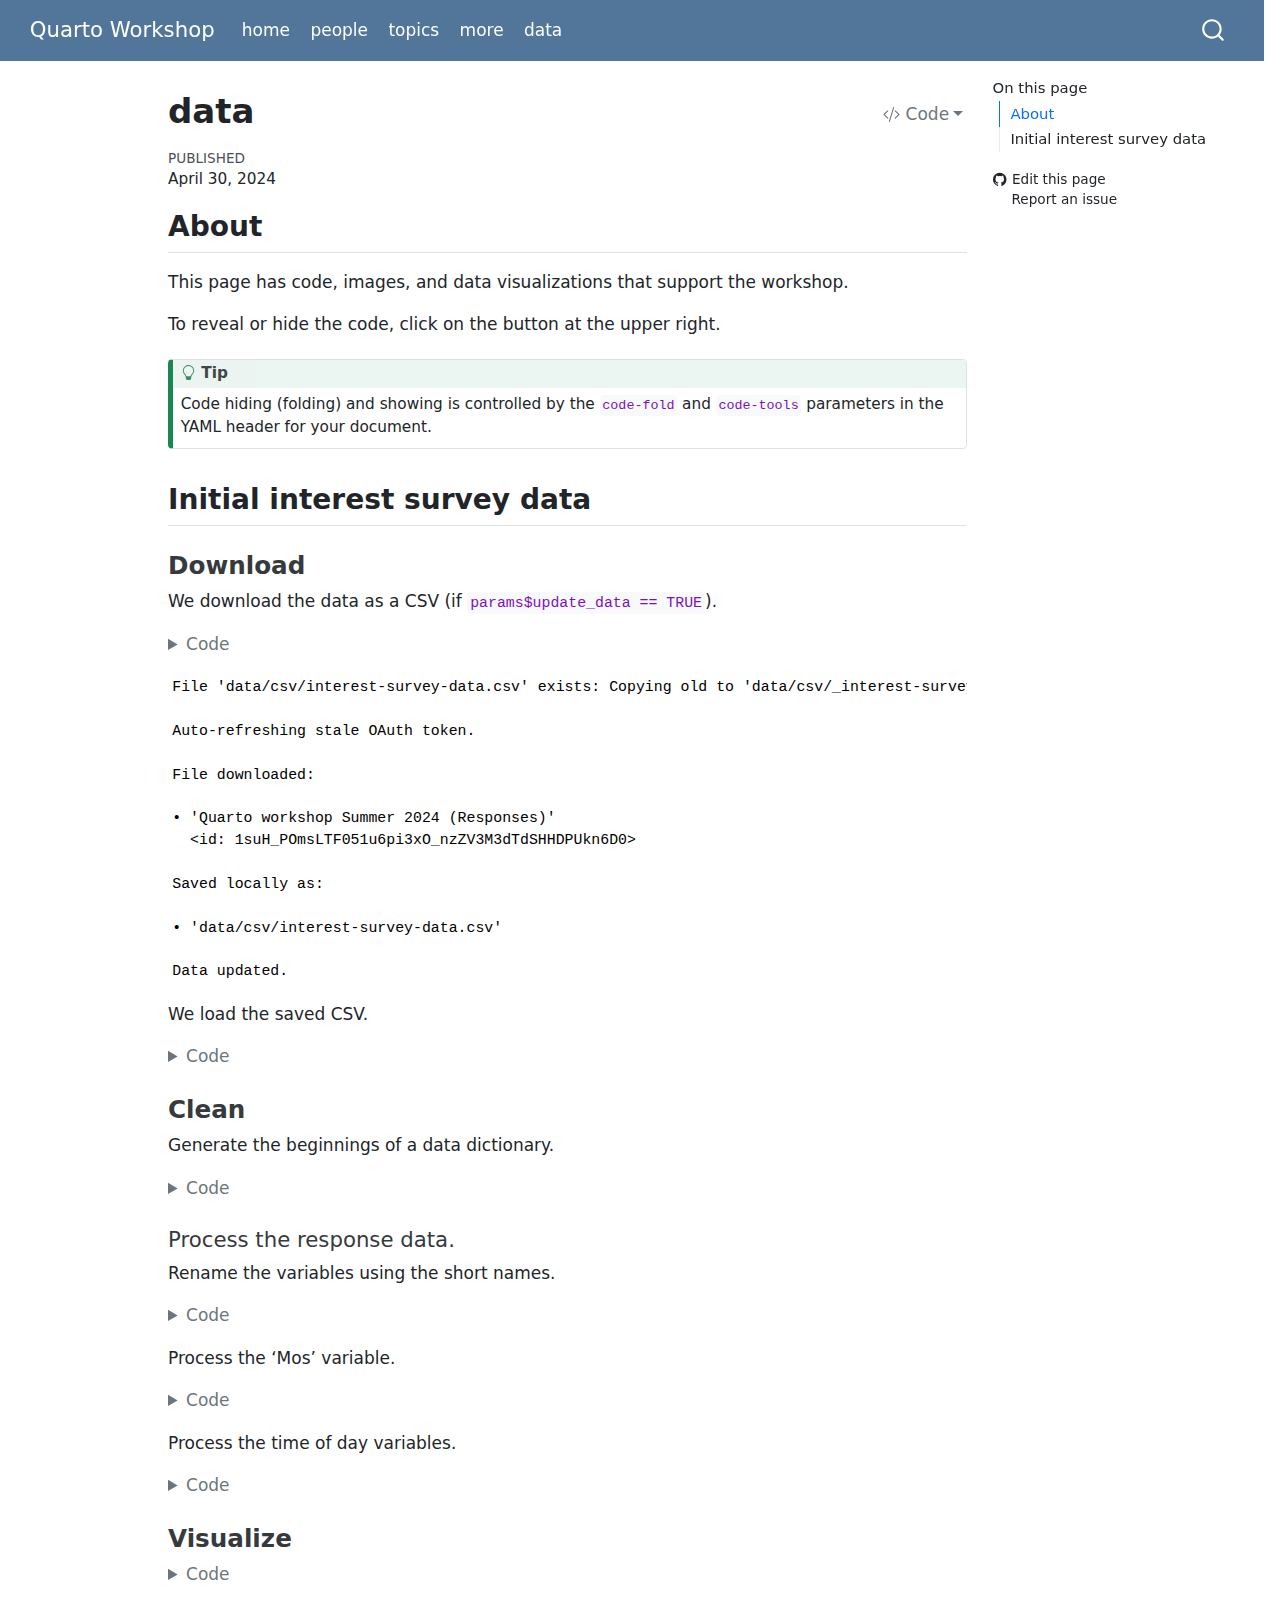
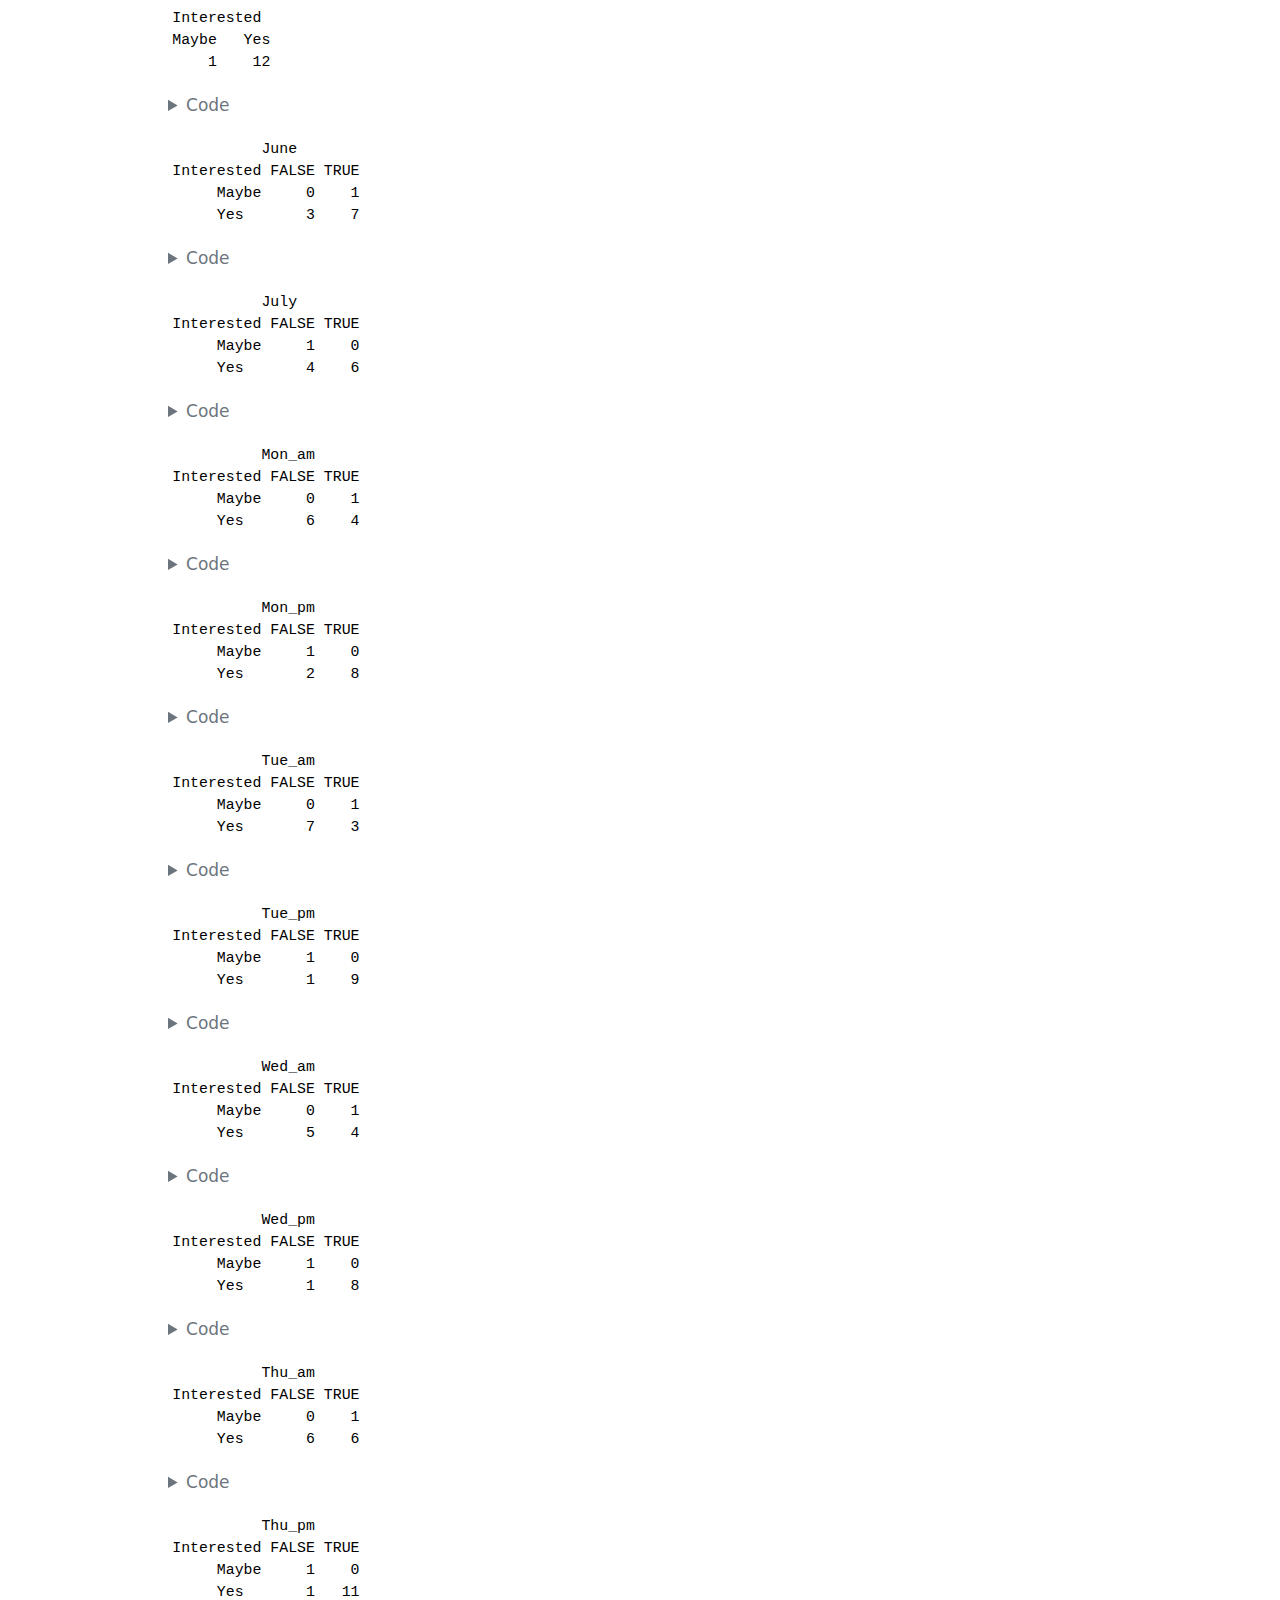
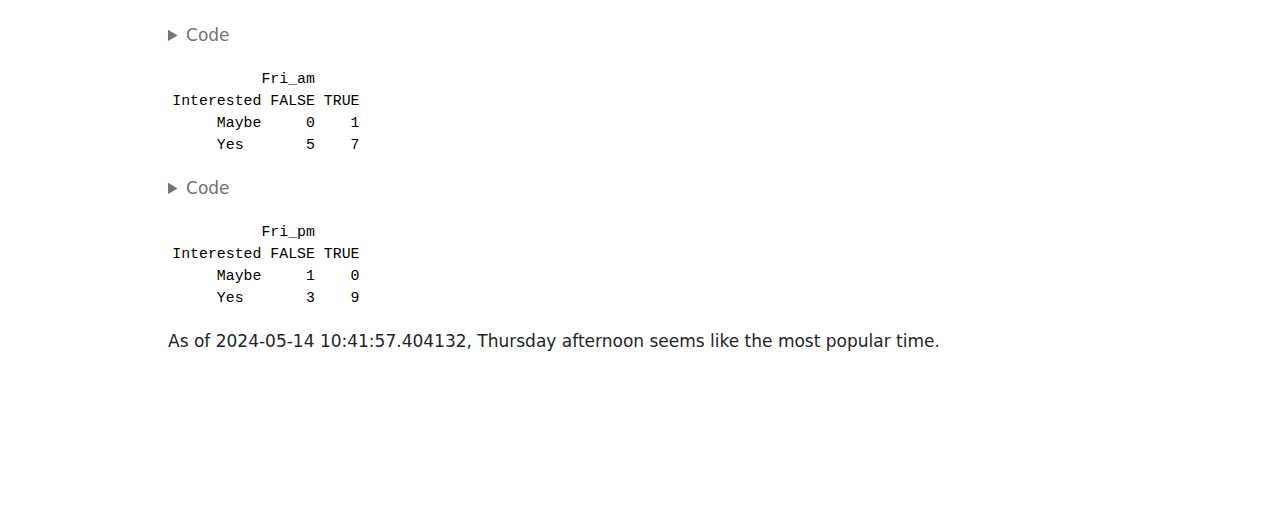
<file: docs/data.html>
<!DOCTYPE html>
<html xmlns="http://www.w3.org/1999/xhtml" lang="en" xml:lang="en"><head>

<meta charset="utf-8">
<meta name="generator" content="quarto-1.4.549">

<meta name="viewport" content="width=device-width, initial-scale=1.0, user-scalable=yes">

<meta name="dcterms.date" content="2024-04-30">

<title>Quarto Workshop - data</title>
<style>
code{white-space: pre-wrap;}
span.smallcaps{font-variant: small-caps;}
div.columns{display: flex; gap: min(4vw, 1.5em);}
div.column{flex: auto; overflow-x: auto;}
div.hanging-indent{margin-left: 1.5em; text-indent: -1.5em;}
ul.task-list{list-style: none;}
ul.task-list li input[type="checkbox"] {
  width: 0.8em;
  margin: 0 0.8em 0.2em -1em; /* quarto-specific, see https://github.com/quarto-dev/quarto-cli/issues/4556 */ 
  vertical-align: middle;
}
/* CSS for syntax highlighting */
pre > code.sourceCode { white-space: pre; position: relative; }
pre > code.sourceCode > span { line-height: 1.25; }
pre > code.sourceCode > span:empty { height: 1.2em; }
.sourceCode { overflow: visible; }
code.sourceCode > span { color: inherit; text-decoration: inherit; }
div.sourceCode { margin: 1em 0; }
pre.sourceCode { margin: 0; }
@media screen {
div.sourceCode { overflow: auto; }
}
@media print {
pre > code.sourceCode { white-space: pre-wrap; }
pre > code.sourceCode > span { text-indent: -5em; padding-left: 5em; }
}
pre.numberSource code
  { counter-reset: source-line 0; }
pre.numberSource code > span
  { position: relative; left: -4em; counter-increment: source-line; }
pre.numberSource code > span > a:first-child::before
  { content: counter(source-line);
    position: relative; left: -1em; text-align: right; vertical-align: baseline;
    border: none; display: inline-block;
    -webkit-touch-callout: none; -webkit-user-select: none;
    -khtml-user-select: none; -moz-user-select: none;
    -ms-user-select: none; user-select: none;
    padding: 0 4px; width: 4em;
  }
pre.numberSource { margin-left: 3em;  padding-left: 4px; }
div.sourceCode
  {   }
@media screen {
pre > code.sourceCode > span > a:first-child::before { text-decoration: underline; }
}
</style>


<script src="site_libs/quarto-nav/quarto-nav.js"></script>
<script src="site_libs/quarto-nav/headroom.min.js"></script>
<script src="site_libs/clipboard/clipboard.min.js"></script>
<script src="site_libs/quarto-search/autocomplete.umd.js"></script>
<script src="site_libs/quarto-search/fuse.min.js"></script>
<script src="site_libs/quarto-search/quarto-search.js"></script>
<meta name="quarto:offset" content="./">
<script src="site_libs/quarto-html/quarto.js"></script>
<script src="site_libs/quarto-html/popper.min.js"></script>
<script src="site_libs/quarto-html/tippy.umd.min.js"></script>
<script src="site_libs/quarto-html/anchor.min.js"></script>
<link href="site_libs/quarto-html/tippy.css" rel="stylesheet">
<link href="site_libs/quarto-html/quarto-syntax-highlighting.css" rel="stylesheet" id="quarto-text-highlighting-styles">
<script src="site_libs/bootstrap/bootstrap.min.js"></script>
<link href="site_libs/bootstrap/bootstrap-icons.css" rel="stylesheet">
<link href="site_libs/bootstrap/bootstrap.min.css" rel="stylesheet" id="quarto-bootstrap" data-mode="light">
<script id="quarto-search-options" type="application/json">{
  "location": "navbar",
  "copy-button": false,
  "collapse-after": 3,
  "panel-placement": "end",
  "type": "overlay",
  "limit": 50,
  "keyboard-shortcut": [
    "f",
    "/",
    "s"
  ],
  "show-item-context": false,
  "language": {
    "search-no-results-text": "No results",
    "search-matching-documents-text": "matching documents",
    "search-copy-link-title": "Copy link to search",
    "search-hide-matches-text": "Hide additional matches",
    "search-more-match-text": "more match in this document",
    "search-more-matches-text": "more matches in this document",
    "search-clear-button-title": "Clear",
    "search-text-placeholder": "",
    "search-detached-cancel-button-title": "Cancel",
    "search-submit-button-title": "Submit",
    "search-label": "Search"
  }
}</script>
<script type="application/json" class="js-hypothesis-config">
{
  "theme": "clean"
}
</script>
<script async="" src="https://hypothes.is/embed.js"></script>
<script>
  window.document.addEventListener("DOMContentLoaded", function (_event) {
    document.body.classList.add('hypothesis-enabled');
  });
</script>


<link rel="stylesheet" href="include/css/styles.css">
</head>

<body class="nav-fixed">

<div id="quarto-search-results"></div>
  <header id="quarto-header" class="headroom fixed-top">
    <nav class="navbar navbar-expand-lg " data-bs-theme="dark">
      <div class="navbar-container container-fluid">
      <div class="navbar-brand-container mx-auto">
    <a class="navbar-brand" href="./index.html">
    <span class="navbar-title">Quarto Workshop</span>
    </a>
  </div>
            <div id="quarto-search" class="" title="Search"></div>
          <button class="navbar-toggler" type="button" data-bs-toggle="collapse" data-bs-target="#navbarCollapse" aria-controls="navbarCollapse" aria-expanded="false" aria-label="Toggle navigation" onclick="if (window.quartoToggleHeadroom) { window.quartoToggleHeadroom(); }">
  <span class="navbar-toggler-icon"></span>
</button>
          <div class="collapse navbar-collapse" id="navbarCollapse">
            <ul class="navbar-nav navbar-nav-scroll me-auto">
  <li class="nav-item">
    <a class="nav-link" href="./index.html"> 
<span class="menu-text">home</span></a>
  </li>  
  <li class="nav-item">
    <a class="nav-link" href="./people.html"> 
<span class="menu-text">people</span></a>
  </li>  
  <li class="nav-item">
    <a class="nav-link" href="./topics.html"> 
<span class="menu-text">topics</span></a>
  </li>  
  <li class="nav-item">
    <a class="nav-link" href="./resources.html"> 
<span class="menu-text">more</span></a>
  </li>  
  <li class="nav-item">
    <a class="nav-link active" href="./data.html" aria-current="page"> 
<span class="menu-text">data</span></a>
  </li>  
</ul>
          </div> <!-- /navcollapse -->
          <div class="quarto-navbar-tools">
</div>
      </div> <!-- /container-fluid -->
    </nav>
</header>
<!-- content -->
<div id="quarto-content" class="quarto-container page-columns page-rows-contents page-layout-article page-navbar">
<!-- sidebar -->
<!-- margin-sidebar -->
    <div id="quarto-margin-sidebar" class="sidebar margin-sidebar">
        <nav id="TOC" role="doc-toc" class="toc-active">
    <h2 id="toc-title">On this page</h2>
   
  <ul>
  <li><a href="#about" id="toc-about" class="nav-link active" data-scroll-target="#about">About</a></li>
  <li><a href="#initial-interest-survey-data" id="toc-initial-interest-survey-data" class="nav-link" data-scroll-target="#initial-interest-survey-data">Initial interest survey data</a>
  <ul class="collapse">
  <li><a href="#download" id="toc-download" class="nav-link" data-scroll-target="#download">Download</a></li>
  <li><a href="#clean" id="toc-clean" class="nav-link" data-scroll-target="#clean">Clean</a></li>
  <li><a href="#visualize" id="toc-visualize" class="nav-link" data-scroll-target="#visualize">Visualize</a></li>
  </ul></li>
  </ul>
<div class="toc-actions"><ul><li><a href="https://github.com/penn-state-open-science/quarto-workshop/edit/main/src/data.qmd" class="toc-action"><i class="bi bi-github"></i>Edit this page</a></li><li><a href="https://github.com/penn-state-open-science/quarto-workshop/issues/new" class="toc-action"><i class="bi empty"></i>Report an issue</a></li></ul></div></nav>
    </div>
<!-- main -->
<main class="content" id="quarto-document-content">

<header id="title-block-header" class="quarto-title-block default">
<div class="quarto-title">
<div class="quarto-title-block"><div><h1 class="title">data</h1><button type="button" class="btn code-tools-button dropdown-toggle" id="quarto-code-tools-menu" data-bs-toggle="dropdown" aria-expanded="false"><i class="bi"></i> Code</button><ul class="dropdown-menu dropdown-menu-end" aria-labelelledby="quarto-code-tools-menu"><li><a id="quarto-show-all-code" class="dropdown-item" href="javascript:void(0)" role="button">Show All Code</a></li><li><a id="quarto-hide-all-code" class="dropdown-item" href="javascript:void(0)" role="button">Hide All Code</a></li><li><hr class="dropdown-divider"></li><li><a id="quarto-view-source" class="dropdown-item" href="javascript:void(0)" role="button">View Source</a></li></ul></div></div>
</div>



<div class="quarto-title-meta">

    
    <div>
    <div class="quarto-title-meta-heading">Published</div>
    <div class="quarto-title-meta-contents">
      <p class="date">April 30, 2024</p>
    </div>
  </div>
  
    
  </div>
  


</header>


<section id="about" class="level2">
<h2 class="anchored" data-anchor-id="about">About</h2>
<p>This page has code, images, and data visualizations that support the workshop.</p>
<p>To reveal or hide the code, click on the button at the upper right.</p>
<div class="callout callout-style-default callout-tip callout-titled">
<div class="callout-header d-flex align-content-center">
<div class="callout-icon-container">
<i class="callout-icon"></i>
</div>
<div class="callout-title-container flex-fill">
Tip
</div>
</div>
<div class="callout-body-container callout-body">
<p>Code hiding (folding) and showing is controlled by the <code>code-fold</code> and <code>code-tools</code> parameters in the YAML header for your document.</p>
</div>
</div>
</section>
<section id="initial-interest-survey-data" class="level2">
<h2 class="anchored" data-anchor-id="initial-interest-survey-data">Initial interest survey data</h2>
<section id="download" class="level3">
<h3 class="anchored" data-anchor-id="download">Download</h3>
<p>We download the data as a CSV (if <code>params$update_data == TRUE</code>).</p>
<div class="cell">
<details class="code-fold">
<summary>Code</summary>
<div class="sourceCode cell-code" id="cb1"><pre class="sourceCode r code-with-copy"><code class="sourceCode r"><span id="cb1-1"><a href="#cb1-1" aria-hidden="true" tabindex="-1"></a><span class="cf">if</span> (<span class="sc">!</span><span class="fu">dir.exists</span>(params<span class="sc">$</span>csv_dir)) {</span>
<span id="cb1-2"><a href="#cb1-2" aria-hidden="true" tabindex="-1"></a>  <span class="fu">message</span>(<span class="st">"Creating missing '"</span>, params<span class="sc">$</span>csv_dir, <span class="st">"'."</span>)</span>
<span id="cb1-3"><a href="#cb1-3" aria-hidden="true" tabindex="-1"></a>  <span class="fu">dir.create</span>(params<span class="sc">$</span>csv_dir)</span>
<span id="cb1-4"><a href="#cb1-4" aria-hidden="true" tabindex="-1"></a>}</span>
<span id="cb1-5"><a href="#cb1-5" aria-hidden="true" tabindex="-1"></a></span>
<span id="cb1-6"><a href="#cb1-6" aria-hidden="true" tabindex="-1"></a><span class="cf">if</span> (params<span class="sc">$</span>update_data) {</span>
<span id="cb1-7"><a href="#cb1-7" aria-hidden="true" tabindex="-1"></a>  <span class="fu">options</span>(<span class="at">gargle_oauth_email =</span> <span class="fu">Sys.getenv</span>(<span class="st">"GMAIL_SURVEY"</span>))</span>
<span id="cb1-8"><a href="#cb1-8" aria-hidden="true" tabindex="-1"></a>  googledrive<span class="sc">::</span><span class="fu">drive_auth</span>()</span>
<span id="cb1-9"><a href="#cb1-9" aria-hidden="true" tabindex="-1"></a>  </span>
<span id="cb1-10"><a href="#cb1-10" aria-hidden="true" tabindex="-1"></a>  new_fn <span class="ot">&lt;-</span> <span class="fu">file.path</span>(params<span class="sc">$</span>csv_dir, <span class="st">"interest-survey-data.csv"</span>)</span>
<span id="cb1-11"><a href="#cb1-11" aria-hidden="true" tabindex="-1"></a>  <span class="cf">if</span> (<span class="fu">file.exists</span>(new_fn)) {</span>
<span id="cb1-12"><a href="#cb1-12" aria-hidden="true" tabindex="-1"></a>    old_fn <span class="ot">&lt;-</span> <span class="fu">file.path</span>(params<span class="sc">$</span>csv_dir, <span class="st">"_interest-survey-data.csv"</span>)</span>
<span id="cb1-13"><a href="#cb1-13" aria-hidden="true" tabindex="-1"></a>    <span class="fu">message</span>(<span class="st">"File '"</span>, new_fn, <span class="st">"' exists: Copying old to '"</span>, old_fn, <span class="st">"'."</span>)</span>
<span id="cb1-14"><a href="#cb1-14" aria-hidden="true" tabindex="-1"></a>    <span class="fu">file.rename</span>(new_fn, old_fn)</span>
<span id="cb1-15"><a href="#cb1-15" aria-hidden="true" tabindex="-1"></a>  }</span>
<span id="cb1-16"><a href="#cb1-16" aria-hidden="true" tabindex="-1"></a>  </span>
<span id="cb1-17"><a href="#cb1-17" aria-hidden="true" tabindex="-1"></a>  googledrive<span class="sc">::</span><span class="fu">drive_download</span>(</span>
<span id="cb1-18"><a href="#cb1-18" aria-hidden="true" tabindex="-1"></a>    params<span class="sc">$</span>interest_survey_results_fn,</span>
<span id="cb1-19"><a href="#cb1-19" aria-hidden="true" tabindex="-1"></a>    <span class="at">path =</span> new_fn,</span>
<span id="cb1-20"><a href="#cb1-20" aria-hidden="true" tabindex="-1"></a>    <span class="at">type =</span> <span class="st">"csv"</span>,</span>
<span id="cb1-21"><a href="#cb1-21" aria-hidden="true" tabindex="-1"></a>    <span class="at">overwrite =</span> <span class="cn">TRUE</span></span>
<span id="cb1-22"><a href="#cb1-22" aria-hidden="true" tabindex="-1"></a>  )</span>
<span id="cb1-23"><a href="#cb1-23" aria-hidden="true" tabindex="-1"></a>  <span class="fu">message</span>(<span class="st">"Data updated."</span>)</span>
<span id="cb1-24"><a href="#cb1-24" aria-hidden="true" tabindex="-1"></a>} <span class="cf">else</span> {</span>
<span id="cb1-25"><a href="#cb1-25" aria-hidden="true" tabindex="-1"></a>  <span class="cf">if</span> (<span class="sc">!</span><span class="fu">file.exists</span>(new_fn)) {</span>
<span id="cb1-26"><a href="#cb1-26" aria-hidden="true" tabindex="-1"></a>    <span class="fu">message</span>(<span class="st">"File not found: '"</span>, new_fn, <span class="st">"': Creating new file."</span>)</span>
<span id="cb1-27"><a href="#cb1-27" aria-hidden="true" tabindex="-1"></a>  }</span>
<span id="cb1-28"><a href="#cb1-28" aria-hidden="true" tabindex="-1"></a>}</span></code><button title="Copy to Clipboard" class="code-copy-button"><i class="bi"></i></button></pre></div>
</details>
<div class="cell-output cell-output-stderr">
<pre><code>File 'data/csv/interest-survey-data.csv' exists: Copying old to 'data/csv/_interest-survey-data.csv'.</code></pre>
</div>
<div class="cell-output cell-output-stderr">
<pre><code>Auto-refreshing stale OAuth token.</code></pre>
</div>
<div class="cell-output cell-output-stderr">
<pre><code>File downloaded:</code></pre>
</div>
<div class="cell-output cell-output-stderr">
<pre><code>• 'Quarto workshop Summer 2024 (Responses)'
  &lt;id: 1suH_POmsLTF051u6pi3xO_nzZV3M3dTdSHHDPUkn6D0&gt;</code></pre>
</div>
<div class="cell-output cell-output-stderr">
<pre><code>Saved locally as:</code></pre>
</div>
<div class="cell-output cell-output-stderr">
<pre><code>• 'data/csv/interest-survey-data.csv'</code></pre>
</div>
<div class="cell-output cell-output-stderr">
<pre><code>Data updated.</code></pre>
</div>
</div>
<p>We load the saved CSV.</p>
<div class="cell">
<details class="code-fold">
<summary>Code</summary>
<div class="sourceCode cell-code" id="cb9"><pre class="sourceCode r code-with-copy"><code class="sourceCode r"><span id="cb9-1"><a href="#cb9-1" aria-hidden="true" tabindex="-1"></a><span class="cf">if</span> (params<span class="sc">$</span>update_figs) {</span>
<span id="cb9-2"><a href="#cb9-2" aria-hidden="true" tabindex="-1"></a>  interest <span class="ot">&lt;-</span></span>
<span id="cb9-3"><a href="#cb9-3" aria-hidden="true" tabindex="-1"></a>    readr<span class="sc">::</span><span class="fu">read_csv</span>(new_fn, <span class="at">show_col_types =</span> <span class="cn">FALSE</span>)</span>
<span id="cb9-4"><a href="#cb9-4" aria-hidden="true" tabindex="-1"></a>}</span></code><button title="Copy to Clipboard" class="code-copy-button"><i class="bi"></i></button></pre></div>
</details>
</div>
</section>
<section id="clean" class="level3">
<h3 class="anchored" data-anchor-id="clean">Clean</h3>
<p>Generate the beginnings of a data dictionary.</p>
<div class="cell">
<details class="code-fold">
<summary>Code</summary>
<div class="sourceCode cell-code" id="cb10"><pre class="sourceCode r code-with-copy"><code class="sourceCode r"><span id="cb10-1"><a href="#cb10-1" aria-hidden="true" tabindex="-1"></a>interest_qs <span class="ot">&lt;-</span> <span class="fu">names</span>(interest)</span>
<span id="cb10-2"><a href="#cb10-2" aria-hidden="true" tabindex="-1"></a>interest_dd <span class="ot">&lt;-</span> tibble<span class="sc">::</span><span class="fu">tibble</span>(<span class="at">question =</span> interest_qs)</span>
<span id="cb10-3"><a href="#cb10-3" aria-hidden="true" tabindex="-1"></a></span>
<span id="cb10-4"><a href="#cb10-4" aria-hidden="true" tabindex="-1"></a>interest_dd <span class="ot">&lt;-</span> interest_dd <span class="sc">|&gt;</span></span>
<span id="cb10-5"><a href="#cb10-5" aria-hidden="true" tabindex="-1"></a>  dplyr<span class="sc">::</span><span class="fu">mutate</span>(<span class="at">question_short =</span> <span class="fu">c</span>(<span class="st">"Timestamp"</span>,</span>
<span id="cb10-6"><a href="#cb10-6" aria-hidden="true" tabindex="-1"></a>                                   <span class="st">"Email"</span>,</span>
<span id="cb10-7"><a href="#cb10-7" aria-hidden="true" tabindex="-1"></a>                                   <span class="st">"Interested"</span>,</span>
<span id="cb10-8"><a href="#cb10-8" aria-hidden="true" tabindex="-1"></a>                                   <span class="st">"Mos"</span>,</span>
<span id="cb10-9"><a href="#cb10-9" aria-hidden="true" tabindex="-1"></a>                                   <span class="st">"Mon_times"</span>,</span>
<span id="cb10-10"><a href="#cb10-10" aria-hidden="true" tabindex="-1"></a>                                   <span class="st">"Tue_times"</span>,</span>
<span id="cb10-11"><a href="#cb10-11" aria-hidden="true" tabindex="-1"></a>                                   <span class="st">"Wed_times"</span>,</span>
<span id="cb10-12"><a href="#cb10-12" aria-hidden="true" tabindex="-1"></a>                                   <span class="st">"Thu_times"</span>,</span>
<span id="cb10-13"><a href="#cb10-13" aria-hidden="true" tabindex="-1"></a>                                   <span class="st">"Fri_times"</span>,</span>
<span id="cb10-14"><a href="#cb10-14" aria-hidden="true" tabindex="-1"></a>                                   <span class="st">"Comments"</span>),</span>
<span id="cb10-15"><a href="#cb10-15" aria-hidden="true" tabindex="-1"></a>                <span class="at">question_description =</span> <span class="fu">c</span>(<span class="st">"Submission time"</span>,</span>
<span id="cb10-16"><a href="#cb10-16" aria-hidden="true" tabindex="-1"></a>                                         <span class="st">"Respondent email"</span>,</span>
<span id="cb10-17"><a href="#cb10-17" aria-hidden="true" tabindex="-1"></a>                                         <span class="st">"Interested or not"</span>,</span>
<span id="cb10-18"><a href="#cb10-18" aria-hidden="true" tabindex="-1"></a>                                         <span class="st">"Which month(s) are preferred"</span>,</span>
<span id="cb10-19"><a href="#cb10-19" aria-hidden="true" tabindex="-1"></a>                                         <span class="st">"Morning or afternoon on Monday"</span>,</span>
<span id="cb10-20"><a href="#cb10-20" aria-hidden="true" tabindex="-1"></a>                                         <span class="st">"Morning or afternoon on Tuesday"</span>,</span>
<span id="cb10-21"><a href="#cb10-21" aria-hidden="true" tabindex="-1"></a>                                         <span class="st">"Morning or afternoon on Wednesday"</span>,</span>
<span id="cb10-22"><a href="#cb10-22" aria-hidden="true" tabindex="-1"></a>                                         <span class="st">"Morning or afternoon on Thursday"</span>,</span>
<span id="cb10-23"><a href="#cb10-23" aria-hidden="true" tabindex="-1"></a>                                         <span class="st">"Morning or afternoon on Friday"</span>,</span>
<span id="cb10-24"><a href="#cb10-24" aria-hidden="true" tabindex="-1"></a>                                         <span class="st">"Respondent comments"</span>))</span></code><button title="Copy to Clipboard" class="code-copy-button"><i class="bi"></i></button></pre></div>
</details>
</div>
<section id="process-the-response-data." class="level4">
<h4 class="anchored" data-anchor-id="process-the-response-data.">Process the response data.</h4>
<p>Rename the variables using the short names.</p>
<div class="cell">
<details class="code-fold">
<summary>Code</summary>
<div class="sourceCode cell-code" id="cb11"><pre class="sourceCode r code-with-copy"><code class="sourceCode r"><span id="cb11-1"><a href="#cb11-1" aria-hidden="true" tabindex="-1"></a><span class="fu">names</span>(interest) <span class="ot">&lt;-</span> interest_dd<span class="sc">$</span>question_short</span></code><button title="Copy to Clipboard" class="code-copy-button"><i class="bi"></i></button></pre></div>
</details>
</div>
<p>Process the ‘Mos’ variable.</p>
<div class="cell">
<details class="code-fold">
<summary>Code</summary>
<div class="sourceCode cell-code" id="cb12"><pre class="sourceCode r code-with-copy"><code class="sourceCode r"><span id="cb12-1"><a href="#cb12-1" aria-hidden="true" tabindex="-1"></a>interest <span class="ot">&lt;-</span> interest <span class="sc">|&gt;</span></span>
<span id="cb12-2"><a href="#cb12-2" aria-hidden="true" tabindex="-1"></a>  dplyr<span class="sc">::</span><span class="fu">mutate</span>(<span class="at">June =</span> stringr<span class="sc">::</span><span class="fu">str_detect</span>(Mos, <span class="st">"June"</span>),</span>
<span id="cb12-3"><a href="#cb12-3" aria-hidden="true" tabindex="-1"></a>         <span class="at">July =</span> stringr<span class="sc">::</span><span class="fu">str_detect</span>(Mos, <span class="st">"July"</span>))</span></code><button title="Copy to Clipboard" class="code-copy-button"><i class="bi"></i></button></pre></div>
</details>
</div>
<p>Process the time of day variables.</p>
<div class="cell">
<details class="code-fold">
<summary>Code</summary>
<div class="sourceCode cell-code" id="cb13"><pre class="sourceCode r code-with-copy"><code class="sourceCode r"><span id="cb13-1"><a href="#cb13-1" aria-hidden="true" tabindex="-1"></a>interest <span class="ot">&lt;-</span> interest <span class="sc">|&gt;</span></span>
<span id="cb13-2"><a href="#cb13-2" aria-hidden="true" tabindex="-1"></a>  dplyr<span class="sc">::</span><span class="fu">mutate</span>(<span class="at">Mon_am =</span> stringr<span class="sc">::</span><span class="fu">str_detect</span>(Mon_times, <span class="st">"Morning"</span>),</span>
<span id="cb13-3"><a href="#cb13-3" aria-hidden="true" tabindex="-1"></a>         <span class="at">Mon_pm =</span> stringr<span class="sc">::</span><span class="fu">str_detect</span>(Mon_times, <span class="st">"Afternoon"</span>)) <span class="sc">|&gt;</span></span>
<span id="cb13-4"><a href="#cb13-4" aria-hidden="true" tabindex="-1"></a>  </span>
<span id="cb13-5"><a href="#cb13-5" aria-hidden="true" tabindex="-1"></a>  dplyr<span class="sc">::</span><span class="fu">mutate</span>(<span class="at">Tue_am =</span> stringr<span class="sc">::</span><span class="fu">str_detect</span>(Tue_times, <span class="st">"Morning"</span>),</span>
<span id="cb13-6"><a href="#cb13-6" aria-hidden="true" tabindex="-1"></a>         <span class="at">Tue_pm =</span> stringr<span class="sc">::</span><span class="fu">str_detect</span>(Tue_times, <span class="st">"Afternoon"</span>)) <span class="sc">|&gt;</span></span>
<span id="cb13-7"><a href="#cb13-7" aria-hidden="true" tabindex="-1"></a></span>
<span id="cb13-8"><a href="#cb13-8" aria-hidden="true" tabindex="-1"></a>  dplyr<span class="sc">::</span><span class="fu">mutate</span>(<span class="at">Wed_am =</span> stringr<span class="sc">::</span><span class="fu">str_detect</span>(Wed_times, <span class="st">"Morning"</span>),</span>
<span id="cb13-9"><a href="#cb13-9" aria-hidden="true" tabindex="-1"></a>         <span class="at">Wed_pm =</span> stringr<span class="sc">::</span><span class="fu">str_detect</span>(Wed_times, <span class="st">"Afternoon"</span>)) <span class="sc">|&gt;</span></span>
<span id="cb13-10"><a href="#cb13-10" aria-hidden="true" tabindex="-1"></a>  </span>
<span id="cb13-11"><a href="#cb13-11" aria-hidden="true" tabindex="-1"></a>  dplyr<span class="sc">::</span><span class="fu">mutate</span>(<span class="at">Thu_am =</span> stringr<span class="sc">::</span><span class="fu">str_detect</span>(Thu_times, <span class="st">"Morning"</span>),</span>
<span id="cb13-12"><a href="#cb13-12" aria-hidden="true" tabindex="-1"></a>         <span class="at">Thu_pm =</span> stringr<span class="sc">::</span><span class="fu">str_detect</span>(Thu_times, <span class="st">"Afternoon"</span>)) <span class="sc">|&gt;</span></span>
<span id="cb13-13"><a href="#cb13-13" aria-hidden="true" tabindex="-1"></a></span>
<span id="cb13-14"><a href="#cb13-14" aria-hidden="true" tabindex="-1"></a>  dplyr<span class="sc">::</span><span class="fu">mutate</span>(<span class="at">Fri_am =</span> stringr<span class="sc">::</span><span class="fu">str_detect</span>(Fri_times, <span class="st">"Morning"</span>),</span>
<span id="cb13-15"><a href="#cb13-15" aria-hidden="true" tabindex="-1"></a>         <span class="at">Fri_pm =</span> stringr<span class="sc">::</span><span class="fu">str_detect</span>(Fri_times, <span class="st">"Afternoon"</span>))</span></code><button title="Copy to Clipboard" class="code-copy-button"><i class="bi"></i></button></pre></div>
</details>
</div>
</section>
</section>
<section id="visualize" class="level3">
<h3 class="anchored" data-anchor-id="visualize">Visualize</h3>
<div class="cell">
<details class="code-fold">
<summary>Code</summary>
<div class="sourceCode cell-code" id="cb14"><pre class="sourceCode r code-with-copy"><code class="sourceCode r"><span id="cb14-1"><a href="#cb14-1" aria-hidden="true" tabindex="-1"></a><span class="fu">xtabs</span>(<span class="at">formula =</span> <span class="sc">~</span> Interested, <span class="at">data =</span> interest)</span></code><button title="Copy to Clipboard" class="code-copy-button"><i class="bi"></i></button></pre></div>
</details>
<div class="cell-output cell-output-stdout">
<pre><code>Interested
Maybe   Yes 
    1    12 </code></pre>
</div>
</div>
<div class="cell">
<details class="code-fold">
<summary>Code</summary>
<div class="sourceCode cell-code" id="cb16"><pre class="sourceCode r code-with-copy"><code class="sourceCode r"><span id="cb16-1"><a href="#cb16-1" aria-hidden="true" tabindex="-1"></a><span class="fu">xtabs</span>(<span class="at">formula =</span> <span class="sc">~</span> Interested <span class="sc">+</span> June, <span class="at">data =</span> interest)</span></code><button title="Copy to Clipboard" class="code-copy-button"><i class="bi"></i></button></pre></div>
</details>
<div class="cell-output cell-output-stdout">
<pre><code>          June
Interested FALSE TRUE
     Maybe     0    1
     Yes       3    7</code></pre>
</div>
<details class="code-fold">
<summary>Code</summary>
<div class="sourceCode cell-code" id="cb18"><pre class="sourceCode r code-with-copy"><code class="sourceCode r"><span id="cb18-1"><a href="#cb18-1" aria-hidden="true" tabindex="-1"></a><span class="fu">xtabs</span>(<span class="at">formula =</span> <span class="sc">~</span> Interested <span class="sc">+</span> July, <span class="at">data =</span> interest)</span></code><button title="Copy to Clipboard" class="code-copy-button"><i class="bi"></i></button></pre></div>
</details>
<div class="cell-output cell-output-stdout">
<pre><code>          July
Interested FALSE TRUE
     Maybe     1    0
     Yes       4    6</code></pre>
</div>
</div>
<div class="cell">
<details class="code-fold">
<summary>Code</summary>
<div class="sourceCode cell-code" id="cb20"><pre class="sourceCode r code-with-copy"><code class="sourceCode r"><span id="cb20-1"><a href="#cb20-1" aria-hidden="true" tabindex="-1"></a><span class="fu">xtabs</span>(<span class="at">formula =</span> <span class="sc">~</span> Interested <span class="sc">+</span> Mon_am, <span class="at">data =</span> interest)</span></code><button title="Copy to Clipboard" class="code-copy-button"><i class="bi"></i></button></pre></div>
</details>
<div class="cell-output cell-output-stdout">
<pre><code>          Mon_am
Interested FALSE TRUE
     Maybe     0    1
     Yes       6    4</code></pre>
</div>
<details class="code-fold">
<summary>Code</summary>
<div class="sourceCode cell-code" id="cb22"><pre class="sourceCode r code-with-copy"><code class="sourceCode r"><span id="cb22-1"><a href="#cb22-1" aria-hidden="true" tabindex="-1"></a><span class="fu">xtabs</span>(<span class="at">formula =</span> <span class="sc">~</span> Interested <span class="sc">+</span> Mon_pm, <span class="at">data =</span> interest)</span></code><button title="Copy to Clipboard" class="code-copy-button"><i class="bi"></i></button></pre></div>
</details>
<div class="cell-output cell-output-stdout">
<pre><code>          Mon_pm
Interested FALSE TRUE
     Maybe     1    0
     Yes       2    8</code></pre>
</div>
</div>
<div class="cell">
<details class="code-fold">
<summary>Code</summary>
<div class="sourceCode cell-code" id="cb24"><pre class="sourceCode r code-with-copy"><code class="sourceCode r"><span id="cb24-1"><a href="#cb24-1" aria-hidden="true" tabindex="-1"></a><span class="fu">xtabs</span>(<span class="at">formula =</span> <span class="sc">~</span> Interested <span class="sc">+</span> Tue_am, <span class="at">data =</span> interest)</span></code><button title="Copy to Clipboard" class="code-copy-button"><i class="bi"></i></button></pre></div>
</details>
<div class="cell-output cell-output-stdout">
<pre><code>          Tue_am
Interested FALSE TRUE
     Maybe     0    1
     Yes       7    3</code></pre>
</div>
<details class="code-fold">
<summary>Code</summary>
<div class="sourceCode cell-code" id="cb26"><pre class="sourceCode r code-with-copy"><code class="sourceCode r"><span id="cb26-1"><a href="#cb26-1" aria-hidden="true" tabindex="-1"></a><span class="fu">xtabs</span>(<span class="at">formula =</span> <span class="sc">~</span> Interested <span class="sc">+</span> Tue_pm, <span class="at">data =</span> interest)</span></code><button title="Copy to Clipboard" class="code-copy-button"><i class="bi"></i></button></pre></div>
</details>
<div class="cell-output cell-output-stdout">
<pre><code>          Tue_pm
Interested FALSE TRUE
     Maybe     1    0
     Yes       1    9</code></pre>
</div>
</div>
<div class="cell">
<details class="code-fold">
<summary>Code</summary>
<div class="sourceCode cell-code" id="cb28"><pre class="sourceCode r code-with-copy"><code class="sourceCode r"><span id="cb28-1"><a href="#cb28-1" aria-hidden="true" tabindex="-1"></a><span class="fu">xtabs</span>(<span class="at">formula =</span> <span class="sc">~</span> Interested <span class="sc">+</span> Wed_am, <span class="at">data =</span> interest)</span></code><button title="Copy to Clipboard" class="code-copy-button"><i class="bi"></i></button></pre></div>
</details>
<div class="cell-output cell-output-stdout">
<pre><code>          Wed_am
Interested FALSE TRUE
     Maybe     0    1
     Yes       5    4</code></pre>
</div>
<details class="code-fold">
<summary>Code</summary>
<div class="sourceCode cell-code" id="cb30"><pre class="sourceCode r code-with-copy"><code class="sourceCode r"><span id="cb30-1"><a href="#cb30-1" aria-hidden="true" tabindex="-1"></a><span class="fu">xtabs</span>(<span class="at">formula =</span> <span class="sc">~</span> Interested <span class="sc">+</span> Wed_pm, <span class="at">data =</span> interest)</span></code><button title="Copy to Clipboard" class="code-copy-button"><i class="bi"></i></button></pre></div>
</details>
<div class="cell-output cell-output-stdout">
<pre><code>          Wed_pm
Interested FALSE TRUE
     Maybe     1    0
     Yes       1    8</code></pre>
</div>
</div>
<div class="cell">
<details class="code-fold">
<summary>Code</summary>
<div class="sourceCode cell-code" id="cb32"><pre class="sourceCode r code-with-copy"><code class="sourceCode r"><span id="cb32-1"><a href="#cb32-1" aria-hidden="true" tabindex="-1"></a><span class="fu">xtabs</span>(<span class="at">formula =</span> <span class="sc">~</span> Interested <span class="sc">+</span> Thu_am, <span class="at">data =</span> interest)</span></code><button title="Copy to Clipboard" class="code-copy-button"><i class="bi"></i></button></pre></div>
</details>
<div class="cell-output cell-output-stdout">
<pre><code>          Thu_am
Interested FALSE TRUE
     Maybe     0    1
     Yes       6    6</code></pre>
</div>
<details class="code-fold">
<summary>Code</summary>
<div class="sourceCode cell-code" id="cb34"><pre class="sourceCode r code-with-copy"><code class="sourceCode r"><span id="cb34-1"><a href="#cb34-1" aria-hidden="true" tabindex="-1"></a><span class="fu">xtabs</span>(<span class="at">formula =</span> <span class="sc">~</span> Interested <span class="sc">+</span> Thu_pm, <span class="at">data =</span> interest)</span></code><button title="Copy to Clipboard" class="code-copy-button"><i class="bi"></i></button></pre></div>
</details>
<div class="cell-output cell-output-stdout">
<pre><code>          Thu_pm
Interested FALSE TRUE
     Maybe     1    0
     Yes       1   11</code></pre>
</div>
</div>
<div class="cell">
<details class="code-fold">
<summary>Code</summary>
<div class="sourceCode cell-code" id="cb36"><pre class="sourceCode r code-with-copy"><code class="sourceCode r"><span id="cb36-1"><a href="#cb36-1" aria-hidden="true" tabindex="-1"></a><span class="fu">xtabs</span>(<span class="at">formula =</span> <span class="sc">~</span> Interested <span class="sc">+</span> Fri_am, <span class="at">data =</span> interest)</span></code><button title="Copy to Clipboard" class="code-copy-button"><i class="bi"></i></button></pre></div>
</details>
<div class="cell-output cell-output-stdout">
<pre><code>          Fri_am
Interested FALSE TRUE
     Maybe     0    1
     Yes       5    7</code></pre>
</div>
<details class="code-fold">
<summary>Code</summary>
<div class="sourceCode cell-code" id="cb38"><pre class="sourceCode r code-with-copy"><code class="sourceCode r"><span id="cb38-1"><a href="#cb38-1" aria-hidden="true" tabindex="-1"></a><span class="fu">xtabs</span>(<span class="at">formula =</span> <span class="sc">~</span> Interested <span class="sc">+</span> Fri_pm, <span class="at">data =</span> interest)</span></code><button title="Copy to Clipboard" class="code-copy-button"><i class="bi"></i></button></pre></div>
</details>
<div class="cell-output cell-output-stdout">
<pre><code>          Fri_pm
Interested FALSE TRUE
     Maybe     1    0
     Yes       3    9</code></pre>
</div>
</div>
<p>As of 2024-05-14 10:41:57.404132, Thursday afternoon seems like the most popular time.</p>


<!-- -->

</section>
</section>

</main> <!-- /main -->
<script id="quarto-html-after-body" type="application/javascript">
window.document.addEventListener("DOMContentLoaded", function (event) {
  const toggleBodyColorMode = (bsSheetEl) => {
    const mode = bsSheetEl.getAttribute("data-mode");
    const bodyEl = window.document.querySelector("body");
    if (mode === "dark") {
      bodyEl.classList.add("quarto-dark");
      bodyEl.classList.remove("quarto-light");
    } else {
      bodyEl.classList.add("quarto-light");
      bodyEl.classList.remove("quarto-dark");
    }
  }
  const toggleBodyColorPrimary = () => {
    const bsSheetEl = window.document.querySelector("link#quarto-bootstrap");
    if (bsSheetEl) {
      toggleBodyColorMode(bsSheetEl);
    }
  }
  toggleBodyColorPrimary();  
  const icon = "";
  const anchorJS = new window.AnchorJS();
  anchorJS.options = {
    placement: 'right',
    icon: icon
  };
  anchorJS.add('.anchored');
  const isCodeAnnotation = (el) => {
    for (const clz of el.classList) {
      if (clz.startsWith('code-annotation-')) {                     
        return true;
      }
    }
    return false;
  }
  const clipboard = new window.ClipboardJS('.code-copy-button', {
    text: function(trigger) {
      const codeEl = trigger.previousElementSibling.cloneNode(true);
      for (const childEl of codeEl.children) {
        if (isCodeAnnotation(childEl)) {
          childEl.remove();
        }
      }
      return codeEl.innerText;
    }
  });
  clipboard.on('success', function(e) {
    // button target
    const button = e.trigger;
    // don't keep focus
    button.blur();
    // flash "checked"
    button.classList.add('code-copy-button-checked');
    var currentTitle = button.getAttribute("title");
    button.setAttribute("title", "Copied!");
    let tooltip;
    if (window.bootstrap) {
      button.setAttribute("data-bs-toggle", "tooltip");
      button.setAttribute("data-bs-placement", "left");
      button.setAttribute("data-bs-title", "Copied!");
      tooltip = new bootstrap.Tooltip(button, 
        { trigger: "manual", 
          customClass: "code-copy-button-tooltip",
          offset: [0, -8]});
      tooltip.show();    
    }
    setTimeout(function() {
      if (tooltip) {
        tooltip.hide();
        button.removeAttribute("data-bs-title");
        button.removeAttribute("data-bs-toggle");
        button.removeAttribute("data-bs-placement");
      }
      button.setAttribute("title", currentTitle);
      button.classList.remove('code-copy-button-checked');
    }, 1000);
    // clear code selection
    e.clearSelection();
  });
  const viewSource = window.document.getElementById('quarto-view-source') ||
                     window.document.getElementById('quarto-code-tools-source');
  if (viewSource) {
    const sourceUrl = viewSource.getAttribute("data-quarto-source-url");
    viewSource.addEventListener("click", function(e) {
      if (sourceUrl) {
        // rstudio viewer pane
        if (/\bcapabilities=\b/.test(window.location)) {
          window.open(sourceUrl);
        } else {
          window.location.href = sourceUrl;
        }
      } else {
        const modal = new bootstrap.Modal(document.getElementById('quarto-embedded-source-code-modal'));
        modal.show();
      }
      return false;
    });
  }
  function toggleCodeHandler(show) {
    return function(e) {
      const detailsSrc = window.document.querySelectorAll(".cell > details > .sourceCode");
      for (let i=0; i<detailsSrc.length; i++) {
        const details = detailsSrc[i].parentElement;
        if (show) {
          details.open = true;
        } else {
          details.removeAttribute("open");
        }
      }
      const cellCodeDivs = window.document.querySelectorAll(".cell > .sourceCode");
      const fromCls = show ? "hidden" : "unhidden";
      const toCls = show ? "unhidden" : "hidden";
      for (let i=0; i<cellCodeDivs.length; i++) {
        const codeDiv = cellCodeDivs[i];
        if (codeDiv.classList.contains(fromCls)) {
          codeDiv.classList.remove(fromCls);
          codeDiv.classList.add(toCls);
        } 
      }
      return false;
    }
  }
  const hideAllCode = window.document.getElementById("quarto-hide-all-code");
  if (hideAllCode) {
    hideAllCode.addEventListener("click", toggleCodeHandler(false));
  }
  const showAllCode = window.document.getElementById("quarto-show-all-code");
  if (showAllCode) {
    showAllCode.addEventListener("click", toggleCodeHandler(true));
  }
  function tippyHover(el, contentFn, onTriggerFn, onUntriggerFn) {
    const config = {
      allowHTML: true,
      maxWidth: 500,
      delay: 100,
      arrow: false,
      appendTo: function(el) {
          return el.parentElement;
      },
      interactive: true,
      interactiveBorder: 10,
      theme: 'quarto',
      placement: 'bottom-start',
    };
    if (contentFn) {
      config.content = contentFn;
    }
    if (onTriggerFn) {
      config.onTrigger = onTriggerFn;
    }
    if (onUntriggerFn) {
      config.onUntrigger = onUntriggerFn;
    }
    window.tippy(el, config); 
  }
  const noterefs = window.document.querySelectorAll('a[role="doc-noteref"]');
  for (var i=0; i<noterefs.length; i++) {
    const ref = noterefs[i];
    tippyHover(ref, function() {
      // use id or data attribute instead here
      let href = ref.getAttribute('data-footnote-href') || ref.getAttribute('href');
      try { href = new URL(href).hash; } catch {}
      const id = href.replace(/^#\/?/, "");
      const note = window.document.getElementById(id);
      return note.innerHTML;
    });
  }
  const xrefs = window.document.querySelectorAll('a.quarto-xref');
  const processXRef = (id, note) => {
    // Strip column container classes
    const stripColumnClz = (el) => {
      el.classList.remove("page-full", "page-columns");
      if (el.children) {
        for (const child of el.children) {
          stripColumnClz(child);
        }
      }
    }
    stripColumnClz(note)
    if (id === null || id.startsWith('sec-')) {
      // Special case sections, only their first couple elements
      const container = document.createElement("div");
      if (note.children && note.children.length > 2) {
        container.appendChild(note.children[0].cloneNode(true));
        for (let i = 1; i < note.children.length; i++) {
          const child = note.children[i];
          if (child.tagName === "P" && child.innerText === "") {
            continue;
          } else {
            container.appendChild(child.cloneNode(true));
            break;
          }
        }
        if (window.Quarto?.typesetMath) {
          window.Quarto.typesetMath(container);
        }
        return container.innerHTML
      } else {
        if (window.Quarto?.typesetMath) {
          window.Quarto.typesetMath(note);
        }
        return note.innerHTML;
      }
    } else {
      // Remove any anchor links if they are present
      const anchorLink = note.querySelector('a.anchorjs-link');
      if (anchorLink) {
        anchorLink.remove();
      }
      if (window.Quarto?.typesetMath) {
        window.Quarto.typesetMath(note);
      }
      // TODO in 1.5, we should make sure this works without a callout special case
      if (note.classList.contains("callout")) {
        return note.outerHTML;
      } else {
        return note.innerHTML;
      }
    }
  }
  for (var i=0; i<xrefs.length; i++) {
    const xref = xrefs[i];
    tippyHover(xref, undefined, function(instance) {
      instance.disable();
      let url = xref.getAttribute('href');
      let hash = undefined; 
      if (url.startsWith('#')) {
        hash = url;
      } else {
        try { hash = new URL(url).hash; } catch {}
      }
      if (hash) {
        const id = hash.replace(/^#\/?/, "");
        const note = window.document.getElementById(id);
        if (note !== null) {
          try {
            const html = processXRef(id, note.cloneNode(true));
            instance.setContent(html);
          } finally {
            instance.enable();
            instance.show();
          }
        } else {
          // See if we can fetch this
          fetch(url.split('#')[0])
          .then(res => res.text())
          .then(html => {
            const parser = new DOMParser();
            const htmlDoc = parser.parseFromString(html, "text/html");
            const note = htmlDoc.getElementById(id);
            if (note !== null) {
              const html = processXRef(id, note);
              instance.setContent(html);
            } 
          }).finally(() => {
            instance.enable();
            instance.show();
          });
        }
      } else {
        // See if we can fetch a full url (with no hash to target)
        // This is a special case and we should probably do some content thinning / targeting
        fetch(url)
        .then(res => res.text())
        .then(html => {
          const parser = new DOMParser();
          const htmlDoc = parser.parseFromString(html, "text/html");
          const note = htmlDoc.querySelector('main.content');
          if (note !== null) {
            // This should only happen for chapter cross references
            // (since there is no id in the URL)
            // remove the first header
            if (note.children.length > 0 && note.children[0].tagName === "HEADER") {
              note.children[0].remove();
            }
            const html = processXRef(null, note);
            instance.setContent(html);
          } 
        }).finally(() => {
          instance.enable();
          instance.show();
        });
      }
    }, function(instance) {
    });
  }
      let selectedAnnoteEl;
      const selectorForAnnotation = ( cell, annotation) => {
        let cellAttr = 'data-code-cell="' + cell + '"';
        let lineAttr = 'data-code-annotation="' +  annotation + '"';
        const selector = 'span[' + cellAttr + '][' + lineAttr + ']';
        return selector;
      }
      const selectCodeLines = (annoteEl) => {
        const doc = window.document;
        const targetCell = annoteEl.getAttribute("data-target-cell");
        const targetAnnotation = annoteEl.getAttribute("data-target-annotation");
        const annoteSpan = window.document.querySelector(selectorForAnnotation(targetCell, targetAnnotation));
        const lines = annoteSpan.getAttribute("data-code-lines").split(",");
        const lineIds = lines.map((line) => {
          return targetCell + "-" + line;
        })
        let top = null;
        let height = null;
        let parent = null;
        if (lineIds.length > 0) {
            //compute the position of the single el (top and bottom and make a div)
            const el = window.document.getElementById(lineIds[0]);
            top = el.offsetTop;
            height = el.offsetHeight;
            parent = el.parentElement.parentElement;
          if (lineIds.length > 1) {
            const lastEl = window.document.getElementById(lineIds[lineIds.length - 1]);
            const bottom = lastEl.offsetTop + lastEl.offsetHeight;
            height = bottom - top;
          }
          if (top !== null && height !== null && parent !== null) {
            // cook up a div (if necessary) and position it 
            let div = window.document.getElementById("code-annotation-line-highlight");
            if (div === null) {
              div = window.document.createElement("div");
              div.setAttribute("id", "code-annotation-line-highlight");
              div.style.position = 'absolute';
              parent.appendChild(div);
            }
            div.style.top = top - 2 + "px";
            div.style.height = height + 4 + "px";
            div.style.left = 0;
            let gutterDiv = window.document.getElementById("code-annotation-line-highlight-gutter");
            if (gutterDiv === null) {
              gutterDiv = window.document.createElement("div");
              gutterDiv.setAttribute("id", "code-annotation-line-highlight-gutter");
              gutterDiv.style.position = 'absolute';
              const codeCell = window.document.getElementById(targetCell);
              const gutter = codeCell.querySelector('.code-annotation-gutter');
              gutter.appendChild(gutterDiv);
            }
            gutterDiv.style.top = top - 2 + "px";
            gutterDiv.style.height = height + 4 + "px";
          }
          selectedAnnoteEl = annoteEl;
        }
      };
      const unselectCodeLines = () => {
        const elementsIds = ["code-annotation-line-highlight", "code-annotation-line-highlight-gutter"];
        elementsIds.forEach((elId) => {
          const div = window.document.getElementById(elId);
          if (div) {
            div.remove();
          }
        });
        selectedAnnoteEl = undefined;
      };
        // Handle positioning of the toggle
    window.addEventListener(
      "resize",
      throttle(() => {
        elRect = undefined;
        if (selectedAnnoteEl) {
          selectCodeLines(selectedAnnoteEl);
        }
      }, 10)
    );
    function throttle(fn, ms) {
    let throttle = false;
    let timer;
      return (...args) => {
        if(!throttle) { // first call gets through
            fn.apply(this, args);
            throttle = true;
        } else { // all the others get throttled
            if(timer) clearTimeout(timer); // cancel #2
            timer = setTimeout(() => {
              fn.apply(this, args);
              timer = throttle = false;
            }, ms);
        }
      };
    }
      // Attach click handler to the DT
      const annoteDls = window.document.querySelectorAll('dt[data-target-cell]');
      for (const annoteDlNode of annoteDls) {
        annoteDlNode.addEventListener('click', (event) => {
          const clickedEl = event.target;
          if (clickedEl !== selectedAnnoteEl) {
            unselectCodeLines();
            const activeEl = window.document.querySelector('dt[data-target-cell].code-annotation-active');
            if (activeEl) {
              activeEl.classList.remove('code-annotation-active');
            }
            selectCodeLines(clickedEl);
            clickedEl.classList.add('code-annotation-active');
          } else {
            // Unselect the line
            unselectCodeLines();
            clickedEl.classList.remove('code-annotation-active');
          }
        });
      }
  const findCites = (el) => {
    const parentEl = el.parentElement;
    if (parentEl) {
      const cites = parentEl.dataset.cites;
      if (cites) {
        return {
          el,
          cites: cites.split(' ')
        };
      } else {
        return findCites(el.parentElement)
      }
    } else {
      return undefined;
    }
  };
  var bibliorefs = window.document.querySelectorAll('a[role="doc-biblioref"]');
  for (var i=0; i<bibliorefs.length; i++) {
    const ref = bibliorefs[i];
    const citeInfo = findCites(ref);
    if (citeInfo) {
      tippyHover(citeInfo.el, function() {
        var popup = window.document.createElement('div');
        citeInfo.cites.forEach(function(cite) {
          var citeDiv = window.document.createElement('div');
          citeDiv.classList.add('hanging-indent');
          citeDiv.classList.add('csl-entry');
          var biblioDiv = window.document.getElementById('ref-' + cite);
          if (biblioDiv) {
            citeDiv.innerHTML = biblioDiv.innerHTML;
          }
          popup.appendChild(citeDiv);
        });
        return popup.innerHTML;
      });
    }
  }
});
</script><div class="modal fade" id="quarto-embedded-source-code-modal" tabindex="-1" aria-labelledby="quarto-embedded-source-code-modal-label" aria-hidden="true"><div class="modal-dialog modal-dialog-scrollable"><div class="modal-content"><div class="modal-header"><h5 class="modal-title" id="quarto-embedded-source-code-modal-label">Source Code</h5><button class="btn-close" data-bs-dismiss="modal"></button></div><div class="modal-body"><div class="">
<div class="sourceCode" id="cb40" data-shortcodes="false"><pre class="sourceCode markdown code-with-copy"><code class="sourceCode markdown"><span id="cb40-1"><a href="#cb40-1" aria-hidden="true" tabindex="-1"></a><span class="co">---</span></span>
<span id="cb40-2"><a href="#cb40-2" aria-hidden="true" tabindex="-1"></a><span class="an">title:</span><span class="co"> "data"</span></span>
<span id="cb40-3"><a href="#cb40-3" aria-hidden="true" tabindex="-1"></a><span class="an">date:</span><span class="co"> last-modified</span></span>
<span id="cb40-4"><a href="#cb40-4" aria-hidden="true" tabindex="-1"></a><span class="an">format:</span></span>
<span id="cb40-5"><a href="#cb40-5" aria-hidden="true" tabindex="-1"></a><span class="co">  html:</span></span>
<span id="cb40-6"><a href="#cb40-6" aria-hidden="true" tabindex="-1"></a><span class="co">    code-fold: true</span></span>
<span id="cb40-7"><a href="#cb40-7" aria-hidden="true" tabindex="-1"></a><span class="co">    code-tools: true</span></span>
<span id="cb40-8"><a href="#cb40-8" aria-hidden="true" tabindex="-1"></a><span class="co">    toc: true</span></span>
<span id="cb40-9"><a href="#cb40-9" aria-hidden="true" tabindex="-1"></a><span class="an">params:</span></span>
<span id="cb40-10"><a href="#cb40-10" aria-hidden="true" tabindex="-1"></a><span class="co">  update_data: true</span></span>
<span id="cb40-11"><a href="#cb40-11" aria-hidden="true" tabindex="-1"></a><span class="co">  update_figs: true</span></span>
<span id="cb40-12"><a href="#cb40-12" aria-hidden="true" tabindex="-1"></a><span class="co">  interest_survey_results_fn: "Quarto workshop Summer 2024 (Responses)"</span></span>
<span id="cb40-13"><a href="#cb40-13" aria-hidden="true" tabindex="-1"></a><span class="co">  csv_dir: data/csv</span></span>
<span id="cb40-14"><a href="#cb40-14" aria-hidden="true" tabindex="-1"></a><span class="co">---</span></span>
<span id="cb40-15"><a href="#cb40-15" aria-hidden="true" tabindex="-1"></a></span>
<span id="cb40-16"><a href="#cb40-16" aria-hidden="true" tabindex="-1"></a><span class="fu">## About</span></span>
<span id="cb40-17"><a href="#cb40-17" aria-hidden="true" tabindex="-1"></a></span>
<span id="cb40-18"><a href="#cb40-18" aria-hidden="true" tabindex="-1"></a>This page has code, images, and data visualizations that support the workshop.</span>
<span id="cb40-19"><a href="#cb40-19" aria-hidden="true" tabindex="-1"></a></span>
<span id="cb40-20"><a href="#cb40-20" aria-hidden="true" tabindex="-1"></a>To reveal or hide the code, click on the button at the upper right.</span>
<span id="cb40-21"><a href="#cb40-21" aria-hidden="true" tabindex="-1"></a></span>
<span id="cb40-22"><a href="#cb40-22" aria-hidden="true" tabindex="-1"></a>::: {.callout-tip}</span>
<span id="cb40-23"><a href="#cb40-23" aria-hidden="true" tabindex="-1"></a></span>
<span id="cb40-24"><a href="#cb40-24" aria-hidden="true" tabindex="-1"></a>Code hiding (folding) and showing is controlled by the <span class="in">`code-fold`</span> and <span class="in">`code-tools`</span> parameters in the YAML header for your document.</span>
<span id="cb40-25"><a href="#cb40-25" aria-hidden="true" tabindex="-1"></a></span>
<span id="cb40-26"><a href="#cb40-26" aria-hidden="true" tabindex="-1"></a>:::</span>
<span id="cb40-27"><a href="#cb40-27" aria-hidden="true" tabindex="-1"></a></span>
<span id="cb40-28"><a href="#cb40-28" aria-hidden="true" tabindex="-1"></a><span class="fu">## Initial interest survey data</span></span>
<span id="cb40-29"><a href="#cb40-29" aria-hidden="true" tabindex="-1"></a></span>
<span id="cb40-30"><a href="#cb40-30" aria-hidden="true" tabindex="-1"></a><span class="fu">### Download</span></span>
<span id="cb40-31"><a href="#cb40-31" aria-hidden="true" tabindex="-1"></a></span>
<span id="cb40-32"><a href="#cb40-32" aria-hidden="true" tabindex="-1"></a>We download the data as a CSV (if <span class="in">`params$update_data == TRUE`</span>).</span>
<span id="cb40-33"><a href="#cb40-33" aria-hidden="true" tabindex="-1"></a></span>
<span id="cb40-34"><a href="#cb40-34" aria-hidden="true" tabindex="-1"></a><span class="in">```{r set-up-update-data}</span></span>
<span id="cb40-35"><a href="#cb40-35" aria-hidden="true" tabindex="-1"></a><span class="in">if (!dir.exists(params$csv_dir)) {</span></span>
<span id="cb40-36"><a href="#cb40-36" aria-hidden="true" tabindex="-1"></a><span class="in">  message("Creating missing '", params$csv_dir, "'.")</span></span>
<span id="cb40-37"><a href="#cb40-37" aria-hidden="true" tabindex="-1"></a><span class="in">  dir.create(params$csv_dir)</span></span>
<span id="cb40-38"><a href="#cb40-38" aria-hidden="true" tabindex="-1"></a><span class="in">}</span></span>
<span id="cb40-39"><a href="#cb40-39" aria-hidden="true" tabindex="-1"></a></span>
<span id="cb40-40"><a href="#cb40-40" aria-hidden="true" tabindex="-1"></a><span class="in">if (params$update_data) {</span></span>
<span id="cb40-41"><a href="#cb40-41" aria-hidden="true" tabindex="-1"></a><span class="in">  options(gargle_oauth_email = Sys.getenv("GMAIL_SURVEY"))</span></span>
<span id="cb40-42"><a href="#cb40-42" aria-hidden="true" tabindex="-1"></a><span class="in">  googledrive::drive_auth()</span></span>
<span id="cb40-43"><a href="#cb40-43" aria-hidden="true" tabindex="-1"></a><span class="in">  </span></span>
<span id="cb40-44"><a href="#cb40-44" aria-hidden="true" tabindex="-1"></a><span class="in">  new_fn &lt;- file.path(params$csv_dir, "interest-survey-data.csv")</span></span>
<span id="cb40-45"><a href="#cb40-45" aria-hidden="true" tabindex="-1"></a><span class="in">  if (file.exists(new_fn)) {</span></span>
<span id="cb40-46"><a href="#cb40-46" aria-hidden="true" tabindex="-1"></a><span class="in">    old_fn &lt;- file.path(params$csv_dir, "_interest-survey-data.csv")</span></span>
<span id="cb40-47"><a href="#cb40-47" aria-hidden="true" tabindex="-1"></a><span class="in">    message("File '", new_fn, "' exists: Copying old to '", old_fn, "'.")</span></span>
<span id="cb40-48"><a href="#cb40-48" aria-hidden="true" tabindex="-1"></a><span class="in">    file.rename(new_fn, old_fn)</span></span>
<span id="cb40-49"><a href="#cb40-49" aria-hidden="true" tabindex="-1"></a><span class="in">  }</span></span>
<span id="cb40-50"><a href="#cb40-50" aria-hidden="true" tabindex="-1"></a><span class="in">  </span></span>
<span id="cb40-51"><a href="#cb40-51" aria-hidden="true" tabindex="-1"></a><span class="in">  googledrive::drive_download(</span></span>
<span id="cb40-52"><a href="#cb40-52" aria-hidden="true" tabindex="-1"></a><span class="in">    params$interest_survey_results_fn,</span></span>
<span id="cb40-53"><a href="#cb40-53" aria-hidden="true" tabindex="-1"></a><span class="in">    path = new_fn,</span></span>
<span id="cb40-54"><a href="#cb40-54" aria-hidden="true" tabindex="-1"></a><span class="in">    type = "csv",</span></span>
<span id="cb40-55"><a href="#cb40-55" aria-hidden="true" tabindex="-1"></a><span class="in">    overwrite = TRUE</span></span>
<span id="cb40-56"><a href="#cb40-56" aria-hidden="true" tabindex="-1"></a><span class="in">  )</span></span>
<span id="cb40-57"><a href="#cb40-57" aria-hidden="true" tabindex="-1"></a><span class="in">  message("Data updated.")</span></span>
<span id="cb40-58"><a href="#cb40-58" aria-hidden="true" tabindex="-1"></a><span class="in">} else {</span></span>
<span id="cb40-59"><a href="#cb40-59" aria-hidden="true" tabindex="-1"></a><span class="in">  if (!file.exists(new_fn)) {</span></span>
<span id="cb40-60"><a href="#cb40-60" aria-hidden="true" tabindex="-1"></a><span class="in">    message("File not found: '", new_fn, "': Creating new file.")</span></span>
<span id="cb40-61"><a href="#cb40-61" aria-hidden="true" tabindex="-1"></a><span class="in">  }</span></span>
<span id="cb40-62"><a href="#cb40-62" aria-hidden="true" tabindex="-1"></a><span class="in">}</span></span>
<span id="cb40-63"><a href="#cb40-63" aria-hidden="true" tabindex="-1"></a><span class="in">```</span></span>
<span id="cb40-64"><a href="#cb40-64" aria-hidden="true" tabindex="-1"></a>We load the saved CSV.</span>
<span id="cb40-65"><a href="#cb40-65" aria-hidden="true" tabindex="-1"></a></span>
<span id="cb40-66"><a href="#cb40-66" aria-hidden="true" tabindex="-1"></a><span class="in">```{r load-registration-data}</span></span>
<span id="cb40-67"><a href="#cb40-67" aria-hidden="true" tabindex="-1"></a><span class="in">if (params$update_figs) {</span></span>
<span id="cb40-68"><a href="#cb40-68" aria-hidden="true" tabindex="-1"></a><span class="in">  interest &lt;-</span></span>
<span id="cb40-69"><a href="#cb40-69" aria-hidden="true" tabindex="-1"></a><span class="in">    readr::read_csv(new_fn, show_col_types = FALSE)</span></span>
<span id="cb40-70"><a href="#cb40-70" aria-hidden="true" tabindex="-1"></a><span class="in">}</span></span>
<span id="cb40-71"><a href="#cb40-71" aria-hidden="true" tabindex="-1"></a><span class="in">```</span></span>
<span id="cb40-72"><a href="#cb40-72" aria-hidden="true" tabindex="-1"></a></span>
<span id="cb40-73"><a href="#cb40-73" aria-hidden="true" tabindex="-1"></a><span class="fu">### Clean</span></span>
<span id="cb40-74"><a href="#cb40-74" aria-hidden="true" tabindex="-1"></a></span>
<span id="cb40-75"><a href="#cb40-75" aria-hidden="true" tabindex="-1"></a>Generate the beginnings of a data dictionary.</span>
<span id="cb40-76"><a href="#cb40-76" aria-hidden="true" tabindex="-1"></a></span>
<span id="cb40-79"><a href="#cb40-79" aria-hidden="true" tabindex="-1"></a><span class="in">```{r}</span></span>
<span id="cb40-80"><a href="#cb40-80" aria-hidden="true" tabindex="-1"></a>interest_qs <span class="ot">&lt;-</span> <span class="fu">names</span>(interest)</span>
<span id="cb40-81"><a href="#cb40-81" aria-hidden="true" tabindex="-1"></a>interest_dd <span class="ot">&lt;-</span> tibble<span class="sc">::</span><span class="fu">tibble</span>(<span class="at">question =</span> interest_qs)</span>
<span id="cb40-82"><a href="#cb40-82" aria-hidden="true" tabindex="-1"></a></span>
<span id="cb40-83"><a href="#cb40-83" aria-hidden="true" tabindex="-1"></a>interest_dd <span class="ot">&lt;-</span> interest_dd <span class="sc">|&gt;</span></span>
<span id="cb40-84"><a href="#cb40-84" aria-hidden="true" tabindex="-1"></a>  dplyr<span class="sc">::</span><span class="fu">mutate</span>(<span class="at">question_short =</span> <span class="fu">c</span>(<span class="st">"Timestamp"</span>,</span>
<span id="cb40-85"><a href="#cb40-85" aria-hidden="true" tabindex="-1"></a>                                   <span class="st">"Email"</span>,</span>
<span id="cb40-86"><a href="#cb40-86" aria-hidden="true" tabindex="-1"></a>                                   <span class="st">"Interested"</span>,</span>
<span id="cb40-87"><a href="#cb40-87" aria-hidden="true" tabindex="-1"></a>                                   <span class="st">"Mos"</span>,</span>
<span id="cb40-88"><a href="#cb40-88" aria-hidden="true" tabindex="-1"></a>                                   <span class="st">"Mon_times"</span>,</span>
<span id="cb40-89"><a href="#cb40-89" aria-hidden="true" tabindex="-1"></a>                                   <span class="st">"Tue_times"</span>,</span>
<span id="cb40-90"><a href="#cb40-90" aria-hidden="true" tabindex="-1"></a>                                   <span class="st">"Wed_times"</span>,</span>
<span id="cb40-91"><a href="#cb40-91" aria-hidden="true" tabindex="-1"></a>                                   <span class="st">"Thu_times"</span>,</span>
<span id="cb40-92"><a href="#cb40-92" aria-hidden="true" tabindex="-1"></a>                                   <span class="st">"Fri_times"</span>,</span>
<span id="cb40-93"><a href="#cb40-93" aria-hidden="true" tabindex="-1"></a>                                   <span class="st">"Comments"</span>),</span>
<span id="cb40-94"><a href="#cb40-94" aria-hidden="true" tabindex="-1"></a>                <span class="at">question_description =</span> <span class="fu">c</span>(<span class="st">"Submission time"</span>,</span>
<span id="cb40-95"><a href="#cb40-95" aria-hidden="true" tabindex="-1"></a>                                         <span class="st">"Respondent email"</span>,</span>
<span id="cb40-96"><a href="#cb40-96" aria-hidden="true" tabindex="-1"></a>                                         <span class="st">"Interested or not"</span>,</span>
<span id="cb40-97"><a href="#cb40-97" aria-hidden="true" tabindex="-1"></a>                                         <span class="st">"Which month(s) are preferred"</span>,</span>
<span id="cb40-98"><a href="#cb40-98" aria-hidden="true" tabindex="-1"></a>                                         <span class="st">"Morning or afternoon on Monday"</span>,</span>
<span id="cb40-99"><a href="#cb40-99" aria-hidden="true" tabindex="-1"></a>                                         <span class="st">"Morning or afternoon on Tuesday"</span>,</span>
<span id="cb40-100"><a href="#cb40-100" aria-hidden="true" tabindex="-1"></a>                                         <span class="st">"Morning or afternoon on Wednesday"</span>,</span>
<span id="cb40-101"><a href="#cb40-101" aria-hidden="true" tabindex="-1"></a>                                         <span class="st">"Morning or afternoon on Thursday"</span>,</span>
<span id="cb40-102"><a href="#cb40-102" aria-hidden="true" tabindex="-1"></a>                                         <span class="st">"Morning or afternoon on Friday"</span>,</span>
<span id="cb40-103"><a href="#cb40-103" aria-hidden="true" tabindex="-1"></a>                                         <span class="st">"Respondent comments"</span>))</span>
<span id="cb40-104"><a href="#cb40-104" aria-hidden="true" tabindex="-1"></a><span class="in">```</span></span>
<span id="cb40-105"><a href="#cb40-105" aria-hidden="true" tabindex="-1"></a></span>
<span id="cb40-106"><a href="#cb40-106" aria-hidden="true" tabindex="-1"></a><span class="fu">#### Process the response data.</span></span>
<span id="cb40-107"><a href="#cb40-107" aria-hidden="true" tabindex="-1"></a></span>
<span id="cb40-108"><a href="#cb40-108" aria-hidden="true" tabindex="-1"></a>Rename the variables using the short names.</span>
<span id="cb40-109"><a href="#cb40-109" aria-hidden="true" tabindex="-1"></a></span>
<span id="cb40-112"><a href="#cb40-112" aria-hidden="true" tabindex="-1"></a><span class="in">```{r}</span></span>
<span id="cb40-113"><a href="#cb40-113" aria-hidden="true" tabindex="-1"></a><span class="fu">names</span>(interest) <span class="ot">&lt;-</span> interest_dd<span class="sc">$</span>question_short</span>
<span id="cb40-114"><a href="#cb40-114" aria-hidden="true" tabindex="-1"></a><span class="in">```</span></span>
<span id="cb40-115"><a href="#cb40-115" aria-hidden="true" tabindex="-1"></a></span>
<span id="cb40-116"><a href="#cb40-116" aria-hidden="true" tabindex="-1"></a>Process the 'Mos' variable.</span>
<span id="cb40-117"><a href="#cb40-117" aria-hidden="true" tabindex="-1"></a></span>
<span id="cb40-120"><a href="#cb40-120" aria-hidden="true" tabindex="-1"></a><span class="in">```{r}</span></span>
<span id="cb40-121"><a href="#cb40-121" aria-hidden="true" tabindex="-1"></a>interest <span class="ot">&lt;-</span> interest <span class="sc">|&gt;</span></span>
<span id="cb40-122"><a href="#cb40-122" aria-hidden="true" tabindex="-1"></a>  dplyr<span class="sc">::</span><span class="fu">mutate</span>(<span class="at">June =</span> stringr<span class="sc">::</span><span class="fu">str_detect</span>(Mos, <span class="st">"June"</span>),</span>
<span id="cb40-123"><a href="#cb40-123" aria-hidden="true" tabindex="-1"></a>         <span class="at">July =</span> stringr<span class="sc">::</span><span class="fu">str_detect</span>(Mos, <span class="st">"July"</span>))</span>
<span id="cb40-124"><a href="#cb40-124" aria-hidden="true" tabindex="-1"></a><span class="in">```</span></span>
<span id="cb40-125"><a href="#cb40-125" aria-hidden="true" tabindex="-1"></a></span>
<span id="cb40-126"><a href="#cb40-126" aria-hidden="true" tabindex="-1"></a>Process the time of day variables.</span>
<span id="cb40-127"><a href="#cb40-127" aria-hidden="true" tabindex="-1"></a></span>
<span id="cb40-130"><a href="#cb40-130" aria-hidden="true" tabindex="-1"></a><span class="in">```{r}</span></span>
<span id="cb40-131"><a href="#cb40-131" aria-hidden="true" tabindex="-1"></a>interest <span class="ot">&lt;-</span> interest <span class="sc">|&gt;</span></span>
<span id="cb40-132"><a href="#cb40-132" aria-hidden="true" tabindex="-1"></a>  dplyr<span class="sc">::</span><span class="fu">mutate</span>(<span class="at">Mon_am =</span> stringr<span class="sc">::</span><span class="fu">str_detect</span>(Mon_times, <span class="st">"Morning"</span>),</span>
<span id="cb40-133"><a href="#cb40-133" aria-hidden="true" tabindex="-1"></a>         <span class="at">Mon_pm =</span> stringr<span class="sc">::</span><span class="fu">str_detect</span>(Mon_times, <span class="st">"Afternoon"</span>)) <span class="sc">|&gt;</span></span>
<span id="cb40-134"><a href="#cb40-134" aria-hidden="true" tabindex="-1"></a>  </span>
<span id="cb40-135"><a href="#cb40-135" aria-hidden="true" tabindex="-1"></a>  dplyr<span class="sc">::</span><span class="fu">mutate</span>(<span class="at">Tue_am =</span> stringr<span class="sc">::</span><span class="fu">str_detect</span>(Tue_times, <span class="st">"Morning"</span>),</span>
<span id="cb40-136"><a href="#cb40-136" aria-hidden="true" tabindex="-1"></a>         <span class="at">Tue_pm =</span> stringr<span class="sc">::</span><span class="fu">str_detect</span>(Tue_times, <span class="st">"Afternoon"</span>)) <span class="sc">|&gt;</span></span>
<span id="cb40-137"><a href="#cb40-137" aria-hidden="true" tabindex="-1"></a></span>
<span id="cb40-138"><a href="#cb40-138" aria-hidden="true" tabindex="-1"></a>  dplyr<span class="sc">::</span><span class="fu">mutate</span>(<span class="at">Wed_am =</span> stringr<span class="sc">::</span><span class="fu">str_detect</span>(Wed_times, <span class="st">"Morning"</span>),</span>
<span id="cb40-139"><a href="#cb40-139" aria-hidden="true" tabindex="-1"></a>         <span class="at">Wed_pm =</span> stringr<span class="sc">::</span><span class="fu">str_detect</span>(Wed_times, <span class="st">"Afternoon"</span>)) <span class="sc">|&gt;</span></span>
<span id="cb40-140"><a href="#cb40-140" aria-hidden="true" tabindex="-1"></a>  </span>
<span id="cb40-141"><a href="#cb40-141" aria-hidden="true" tabindex="-1"></a>  dplyr<span class="sc">::</span><span class="fu">mutate</span>(<span class="at">Thu_am =</span> stringr<span class="sc">::</span><span class="fu">str_detect</span>(Thu_times, <span class="st">"Morning"</span>),</span>
<span id="cb40-142"><a href="#cb40-142" aria-hidden="true" tabindex="-1"></a>         <span class="at">Thu_pm =</span> stringr<span class="sc">::</span><span class="fu">str_detect</span>(Thu_times, <span class="st">"Afternoon"</span>)) <span class="sc">|&gt;</span></span>
<span id="cb40-143"><a href="#cb40-143" aria-hidden="true" tabindex="-1"></a></span>
<span id="cb40-144"><a href="#cb40-144" aria-hidden="true" tabindex="-1"></a>  dplyr<span class="sc">::</span><span class="fu">mutate</span>(<span class="at">Fri_am =</span> stringr<span class="sc">::</span><span class="fu">str_detect</span>(Fri_times, <span class="st">"Morning"</span>),</span>
<span id="cb40-145"><a href="#cb40-145" aria-hidden="true" tabindex="-1"></a>         <span class="at">Fri_pm =</span> stringr<span class="sc">::</span><span class="fu">str_detect</span>(Fri_times, <span class="st">"Afternoon"</span>))</span>
<span id="cb40-146"><a href="#cb40-146" aria-hidden="true" tabindex="-1"></a><span class="in">```</span></span>
<span id="cb40-147"><a href="#cb40-147" aria-hidden="true" tabindex="-1"></a></span>
<span id="cb40-148"><a href="#cb40-148" aria-hidden="true" tabindex="-1"></a><span class="fu">### Visualize</span></span>
<span id="cb40-149"><a href="#cb40-149" aria-hidden="true" tabindex="-1"></a></span>
<span id="cb40-152"><a href="#cb40-152" aria-hidden="true" tabindex="-1"></a><span class="in">```{r}</span></span>
<span id="cb40-153"><a href="#cb40-153" aria-hidden="true" tabindex="-1"></a><span class="fu">xtabs</span>(<span class="at">formula =</span> <span class="sc">~</span> Interested, <span class="at">data =</span> interest)</span>
<span id="cb40-154"><a href="#cb40-154" aria-hidden="true" tabindex="-1"></a><span class="in">```</span></span>
<span id="cb40-155"><a href="#cb40-155" aria-hidden="true" tabindex="-1"></a></span>
<span id="cb40-158"><a href="#cb40-158" aria-hidden="true" tabindex="-1"></a><span class="in">```{r}</span></span>
<span id="cb40-159"><a href="#cb40-159" aria-hidden="true" tabindex="-1"></a><span class="co">#| label: "Which-months"</span></span>
<span id="cb40-160"><a href="#cb40-160" aria-hidden="true" tabindex="-1"></a><span class="fu">xtabs</span>(<span class="at">formula =</span> <span class="sc">~</span> Interested <span class="sc">+</span> June, <span class="at">data =</span> interest)</span>
<span id="cb40-161"><a href="#cb40-161" aria-hidden="true" tabindex="-1"></a><span class="fu">xtabs</span>(<span class="at">formula =</span> <span class="sc">~</span> Interested <span class="sc">+</span> July, <span class="at">data =</span> interest)</span>
<span id="cb40-162"><a href="#cb40-162" aria-hidden="true" tabindex="-1"></a><span class="in">```</span></span>
<span id="cb40-163"><a href="#cb40-163" aria-hidden="true" tabindex="-1"></a></span>
<span id="cb40-166"><a href="#cb40-166" aria-hidden="true" tabindex="-1"></a><span class="in">```{r}</span></span>
<span id="cb40-167"><a href="#cb40-167" aria-hidden="true" tabindex="-1"></a><span class="co">#| label: "Monday-interest"</span></span>
<span id="cb40-168"><a href="#cb40-168" aria-hidden="true" tabindex="-1"></a><span class="fu">xtabs</span>(<span class="at">formula =</span> <span class="sc">~</span> Interested <span class="sc">+</span> Mon_am, <span class="at">data =</span> interest)</span>
<span id="cb40-169"><a href="#cb40-169" aria-hidden="true" tabindex="-1"></a><span class="fu">xtabs</span>(<span class="at">formula =</span> <span class="sc">~</span> Interested <span class="sc">+</span> Mon_pm, <span class="at">data =</span> interest)</span>
<span id="cb40-170"><a href="#cb40-170" aria-hidden="true" tabindex="-1"></a><span class="in">```</span></span>
<span id="cb40-171"><a href="#cb40-171" aria-hidden="true" tabindex="-1"></a></span>
<span id="cb40-174"><a href="#cb40-174" aria-hidden="true" tabindex="-1"></a><span class="in">```{r}</span></span>
<span id="cb40-175"><a href="#cb40-175" aria-hidden="true" tabindex="-1"></a><span class="co">#| label: "Tuesday-interest"</span></span>
<span id="cb40-176"><a href="#cb40-176" aria-hidden="true" tabindex="-1"></a><span class="fu">xtabs</span>(<span class="at">formula =</span> <span class="sc">~</span> Interested <span class="sc">+</span> Tue_am, <span class="at">data =</span> interest)</span>
<span id="cb40-177"><a href="#cb40-177" aria-hidden="true" tabindex="-1"></a><span class="fu">xtabs</span>(<span class="at">formula =</span> <span class="sc">~</span> Interested <span class="sc">+</span> Tue_pm, <span class="at">data =</span> interest)</span>
<span id="cb40-178"><a href="#cb40-178" aria-hidden="true" tabindex="-1"></a><span class="in">```</span></span>
<span id="cb40-179"><a href="#cb40-179" aria-hidden="true" tabindex="-1"></a></span>
<span id="cb40-182"><a href="#cb40-182" aria-hidden="true" tabindex="-1"></a><span class="in">```{r}</span></span>
<span id="cb40-183"><a href="#cb40-183" aria-hidden="true" tabindex="-1"></a><span class="co">#| label: "Wednesday-interest"</span></span>
<span id="cb40-184"><a href="#cb40-184" aria-hidden="true" tabindex="-1"></a><span class="fu">xtabs</span>(<span class="at">formula =</span> <span class="sc">~</span> Interested <span class="sc">+</span> Wed_am, <span class="at">data =</span> interest)</span>
<span id="cb40-185"><a href="#cb40-185" aria-hidden="true" tabindex="-1"></a><span class="fu">xtabs</span>(<span class="at">formula =</span> <span class="sc">~</span> Interested <span class="sc">+</span> Wed_pm, <span class="at">data =</span> interest)</span>
<span id="cb40-186"><a href="#cb40-186" aria-hidden="true" tabindex="-1"></a><span class="in">```</span></span>
<span id="cb40-187"><a href="#cb40-187" aria-hidden="true" tabindex="-1"></a></span>
<span id="cb40-190"><a href="#cb40-190" aria-hidden="true" tabindex="-1"></a><span class="in">```{r}</span></span>
<span id="cb40-191"><a href="#cb40-191" aria-hidden="true" tabindex="-1"></a><span class="co">#| label: "Thursday-interest"</span></span>
<span id="cb40-192"><a href="#cb40-192" aria-hidden="true" tabindex="-1"></a><span class="fu">xtabs</span>(<span class="at">formula =</span> <span class="sc">~</span> Interested <span class="sc">+</span> Thu_am, <span class="at">data =</span> interest)</span>
<span id="cb40-193"><a href="#cb40-193" aria-hidden="true" tabindex="-1"></a><span class="fu">xtabs</span>(<span class="at">formula =</span> <span class="sc">~</span> Interested <span class="sc">+</span> Thu_pm, <span class="at">data =</span> interest)</span>
<span id="cb40-194"><a href="#cb40-194" aria-hidden="true" tabindex="-1"></a><span class="in">```</span></span>
<span id="cb40-195"><a href="#cb40-195" aria-hidden="true" tabindex="-1"></a></span>
<span id="cb40-198"><a href="#cb40-198" aria-hidden="true" tabindex="-1"></a><span class="in">```{r}</span></span>
<span id="cb40-199"><a href="#cb40-199" aria-hidden="true" tabindex="-1"></a><span class="co">#| label: "Friday-interest"</span></span>
<span id="cb40-200"><a href="#cb40-200" aria-hidden="true" tabindex="-1"></a><span class="fu">xtabs</span>(<span class="at">formula =</span> <span class="sc">~</span> Interested <span class="sc">+</span> Fri_am, <span class="at">data =</span> interest)</span>
<span id="cb40-201"><a href="#cb40-201" aria-hidden="true" tabindex="-1"></a><span class="fu">xtabs</span>(<span class="at">formula =</span> <span class="sc">~</span> Interested <span class="sc">+</span> Fri_pm, <span class="at">data =</span> interest)</span>
<span id="cb40-202"><a href="#cb40-202" aria-hidden="true" tabindex="-1"></a><span class="in">```</span></span>
<span id="cb40-203"><a href="#cb40-203" aria-hidden="true" tabindex="-1"></a></span>
<span id="cb40-204"><a href="#cb40-204" aria-hidden="true" tabindex="-1"></a>As of <span class="in">`{r} Sys.time()`</span>, Thursday afternoon seems like the most popular time.</span>
</code><button title="Copy to Clipboard" class="code-copy-button"><i class="bi"></i></button></pre></div>
</div></div></div></div></div>
</div> <!-- /content -->




<footer class="footer"><div class="nav-footer"><div class="nav-footer-center"><div class="toc-actions d-sm-block d-md-none"><ul><li><a href="https://github.com/penn-state-open-science/quarto-workshop/edit/main/src/data.qmd" class="toc-action"><i class="bi bi-github"></i>Edit this page</a></li><li><a href="https://github.com/penn-state-open-science/quarto-workshop/issues/new" class="toc-action"><i class="bi empty"></i>Report an issue</a></li></ul></div></div></div></footer></body></html>
</file>
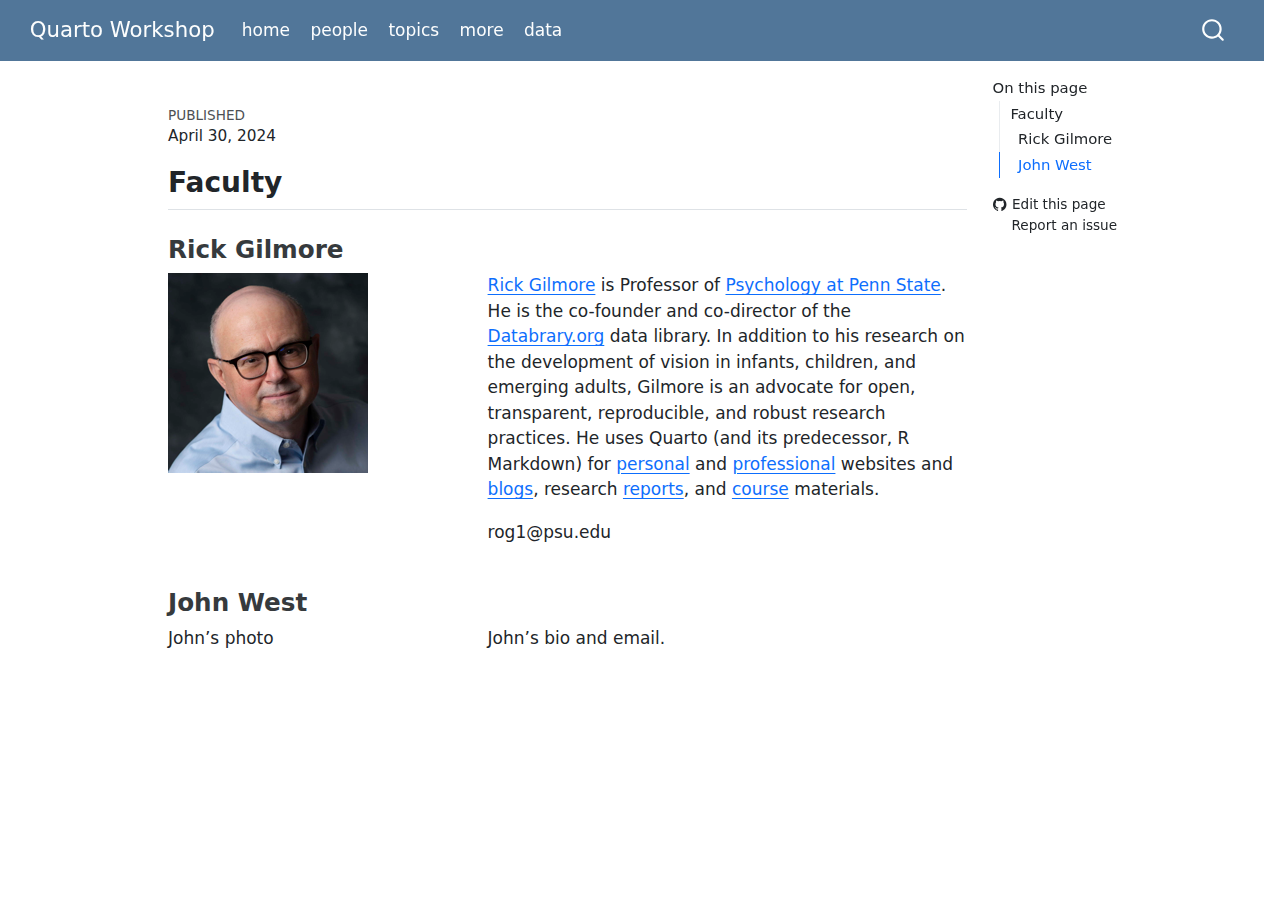
<file: docs/people.html>
<!DOCTYPE html>
<html xmlns="http://www.w3.org/1999/xhtml" lang="en" xml:lang="en"><head>

<meta charset="utf-8">
<meta name="generator" content="quarto-1.4.549">

<meta name="viewport" content="width=device-width, initial-scale=1.0, user-scalable=yes">

<meta name="dcterms.date" content="2024-04-30">

<title>Quarto Workshop -</title>
<style>
code{white-space: pre-wrap;}
span.smallcaps{font-variant: small-caps;}
div.columns{display: flex; gap: min(4vw, 1.5em);}
div.column{flex: auto; overflow-x: auto;}
div.hanging-indent{margin-left: 1.5em; text-indent: -1.5em;}
ul.task-list{list-style: none;}
ul.task-list li input[type="checkbox"] {
  width: 0.8em;
  margin: 0 0.8em 0.2em -1em; /* quarto-specific, see https://github.com/quarto-dev/quarto-cli/issues/4556 */ 
  vertical-align: middle;
}
</style>


<script src="site_libs/quarto-nav/quarto-nav.js"></script>
<script src="site_libs/quarto-nav/headroom.min.js"></script>
<script src="site_libs/clipboard/clipboard.min.js"></script>
<script src="site_libs/quarto-search/autocomplete.umd.js"></script>
<script src="site_libs/quarto-search/fuse.min.js"></script>
<script src="site_libs/quarto-search/quarto-search.js"></script>
<meta name="quarto:offset" content="./">
<script src="site_libs/quarto-html/quarto.js"></script>
<script src="site_libs/quarto-html/popper.min.js"></script>
<script src="site_libs/quarto-html/tippy.umd.min.js"></script>
<script src="site_libs/quarto-html/anchor.min.js"></script>
<link href="site_libs/quarto-html/tippy.css" rel="stylesheet">
<link href="site_libs/quarto-html/quarto-syntax-highlighting.css" rel="stylesheet" id="quarto-text-highlighting-styles">
<script src="site_libs/bootstrap/bootstrap.min.js"></script>
<link href="site_libs/bootstrap/bootstrap-icons.css" rel="stylesheet">
<link href="site_libs/bootstrap/bootstrap.min.css" rel="stylesheet" id="quarto-bootstrap" data-mode="light">
<script id="quarto-search-options" type="application/json">{
  "location": "navbar",
  "copy-button": false,
  "collapse-after": 3,
  "panel-placement": "end",
  "type": "overlay",
  "limit": 50,
  "keyboard-shortcut": [
    "f",
    "/",
    "s"
  ],
  "show-item-context": false,
  "language": {
    "search-no-results-text": "No results",
    "search-matching-documents-text": "matching documents",
    "search-copy-link-title": "Copy link to search",
    "search-hide-matches-text": "Hide additional matches",
    "search-more-match-text": "more match in this document",
    "search-more-matches-text": "more matches in this document",
    "search-clear-button-title": "Clear",
    "search-text-placeholder": "",
    "search-detached-cancel-button-title": "Cancel",
    "search-submit-button-title": "Submit",
    "search-label": "Search"
  }
}</script>
<script type="application/json" class="js-hypothesis-config">
{
  "theme": "clean"
}
</script>
<script async="" src="https://hypothes.is/embed.js"></script>
<script>
  window.document.addEventListener("DOMContentLoaded", function (_event) {
    document.body.classList.add('hypothesis-enabled');
  });
</script>


<link rel="stylesheet" href="include/css/styles.css">
</head>

<body class="nav-fixed">

<div id="quarto-search-results"></div>
  <header id="quarto-header" class="headroom fixed-top">
    <nav class="navbar navbar-expand-lg " data-bs-theme="dark">
      <div class="navbar-container container-fluid">
      <div class="navbar-brand-container mx-auto">
    <a class="navbar-brand" href="./index.html">
    <span class="navbar-title">Quarto Workshop</span>
    </a>
  </div>
            <div id="quarto-search" class="" title="Search"></div>
          <button class="navbar-toggler" type="button" data-bs-toggle="collapse" data-bs-target="#navbarCollapse" aria-controls="navbarCollapse" aria-expanded="false" aria-label="Toggle navigation" onclick="if (window.quartoToggleHeadroom) { window.quartoToggleHeadroom(); }">
  <span class="navbar-toggler-icon"></span>
</button>
          <div class="collapse navbar-collapse" id="navbarCollapse">
            <ul class="navbar-nav navbar-nav-scroll me-auto">
  <li class="nav-item">
    <a class="nav-link" href="./index.html"> 
<span class="menu-text">home</span></a>
  </li>  
  <li class="nav-item">
    <a class="nav-link active" href="./people.html" aria-current="page"> 
<span class="menu-text">people</span></a>
  </li>  
  <li class="nav-item">
    <a class="nav-link" href="./topics.html"> 
<span class="menu-text">topics</span></a>
  </li>  
  <li class="nav-item">
    <a class="nav-link" href="./resources.html"> 
<span class="menu-text">more</span></a>
  </li>  
  <li class="nav-item">
    <a class="nav-link" href="./data.html"> 
<span class="menu-text">data</span></a>
  </li>  
</ul>
          </div> <!-- /navcollapse -->
          <div class="quarto-navbar-tools">
</div>
      </div> <!-- /container-fluid -->
    </nav>
</header>
<!-- content -->
<div id="quarto-content" class="quarto-container page-columns page-rows-contents page-layout-article page-navbar">
<!-- sidebar -->
<!-- margin-sidebar -->
    <div id="quarto-margin-sidebar" class="sidebar margin-sidebar">
        <nav id="TOC" role="doc-toc" class="toc-active">
    <h2 id="toc-title">On this page</h2>
   
  <ul>
  <li><a href="#faculty" id="toc-faculty" class="nav-link active" data-scroll-target="#faculty">Faculty</a>
  <ul class="collapse">
  <li><a href="#rick-gilmore" id="toc-rick-gilmore" class="nav-link" data-scroll-target="#rick-gilmore">Rick Gilmore</a></li>
  <li><a href="#john-west" id="toc-john-west" class="nav-link" data-scroll-target="#john-west">John West</a></li>
  </ul></li>
  </ul>
<div class="toc-actions"><ul><li><a href="https://github.com/penn-state-open-science/quarto-workshop/edit/main/src/people.qmd" class="toc-action"><i class="bi bi-github"></i>Edit this page</a></li><li><a href="https://github.com/penn-state-open-science/quarto-workshop/issues/new" class="toc-action"><i class="bi empty"></i>Report an issue</a></li></ul></div></nav>
    </div>
<!-- main -->
<main class="content" id="quarto-document-content">

<header id="title-block-header" class="quarto-title-block default">
<div class="quarto-title">
</div>



<div class="quarto-title-meta">

    
    <div>
    <div class="quarto-title-meta-heading">Published</div>
    <div class="quarto-title-meta-contents">
      <p class="date">April 30, 2024</p>
    </div>
  </div>
  
    
  </div>
  


</header>


<section id="faculty" class="level2">
<h2 class="anchored" data-anchor-id="faculty">Faculty</h2>
<section id="rick-gilmore" class="level3">
<h3 class="anchored" data-anchor-id="rick-gilmore">Rick Gilmore</h3>
<div class="columns">
<div class="column" style="width:40%;">
<p><img src="include/img/gilmore-headshot-200x200-72dpi.png" class="img-fluid"></p>
</div><div class="column" style="width:60%;">
<p><a href="https://psych.la.psu.edu/people/rog1_/">Rick Gilmore</a> is Professor of <a href="https://la.psu.edu/">Psychology at Penn State</a>. He is the co-founder and co-director of the <a href="https://databrary.org">Databrary.org</a> data library. In addition to his research on the development of vision in infants, children, and emerging adults, Gilmore is an advocate for open, transparent, reproducible, and robust research practices. He uses Quarto (and its predecessor, R Markdown) for <a href="https://rick-gilmore.com">personal</a> and <a href="https://gilmore-lab.github.io">professional</a> websites and <a href="https://w3tm.org">blogs</a>, research <a href="https://penn-state-open-science.github.io/survey-fall-2022/">reports</a>, and <a href="https://psu-psychology.github.io/psych-490-reproducibility-2023-fall/">course</a> materials.</p>
<p>rog1@psu.edu<br></p>
</div>
</div>
</section>
<section id="john-west" class="level3">
<h3 class="anchored" data-anchor-id="john-west">John West</h3>
<div class="columns">
<div class="column" style="width:40%;">
<p>John’s photo</p>
</div><div class="column" style="width:60%;">
<p>John’s bio and email.</p>
</div>
</div>
<!-- ### Alaina Pearce -->
<!-- :::: {.columns} -->
<!-- ::: {.column width="40%"} -->
<!-- ![](include/img/pearce-alaina.jpg) -->
<!-- ::: -->
<!-- ::: {.column width="60%"} -->
<!-- [Alaina Pearce](https://sites.psu.edu/alainapearce/) is Assistant Research Professor in the [Department of Nutritional Sciences](https://hhd.psu.edu/nutrition) and [Center for Childhood Obesity Research](https://hhd.psu.edu/ccor) and is an affiliate of the [Institute of Computational and Data Sciences](https://www.icds.psu.edu). Dr. Pearce is a cognitive neuroscientist and her research interests center on understanding on the reciprocal association between neurocognitive functioning and pediatric obesity. Dr. Pearce’s current research aims to: 1) characterize cognitive function, neural food-cue responsivity, and eating behaviors in children at high and low familial risk for obesity prior to the development of excess adiposity; 2) identify neurocognitive processes and eating behaviors that confer either risk or resiliency to pediatric obesity; and 3) characterize child eating behaviors through meal microstructure and computational modeling. -->
<!-- azp271@psu.edu</br> -->
<!-- ::: -->
<!-- :::: -->
<!-- ### Briana Wham -->
<!-- :::: {.columns} -->
<!-- ::: {.column width="40%"} -->
<!-- ![](include/img/wham-briana.jpg) -->
<!-- ::: -->
<!-- ::: {.column width="60%"} -->
<!-- Briana Ezray Wham is Research Data Librarian – STEM at the Penn State University Libraries. Dr. Wham conducts data management plan reviews and provides guidance, training, and consulting services for data management planning, active data management, reproducible research workflows using R, data visualization, data publication, as well as ORCiD integration and utility. She also works as one of the data curators for [ScholarSphere](https://scholarsphere.psu.edu), Penn State's institutional repository. Prior to joining Penn State University Libraries, Briana received her Ph.D. in Entomology from Penn State, where she studied aspects of ecology, evolution, and conservation of bee communities. Briana’s interests include open science, museum collection digitization, and bee conservation. -->
<!-- bde125@psu.edu -->
<!-- ::: -->
<!-- :::: -->
<!-- ### Ana Enriquez -->
<!-- :::: {.columns} -->
<!-- ::: {.column width="40%"} -->
<!-- ![](include/img/enriquez-ana.jpg) -->
<!-- ::: -->
<!-- ::: {.column width="60%"} -->
<!-- Ana Enriquez is the Copyright Officer and Head of the Office of Scholarly Communications and Copyright at the Penn State University Libraries. A copyright lawyer by training, she teaches the university community about copyright and publishing, assists researchers in making their work freely available to the public, and supports the Libraries’ negotiations with publishers. Her research focuses on copyright, teaching copyright, and leveraging library expertise to advance the open access movement.  -->
<!-- aee32@psu.edu</br></br> -->
<!-- ::: -->
<!-- :::: -->
<!-- ### Bari Fuchs -->
<!-- :::: {.columns} -->
<!-- ::: {.column width="40%"} -->
<!-- ![](include/img/fuchs-bari.png) -->
<!-- ::: -->
<!-- ::: {.column width="60%"} -->
<!-- Bari Fuchs recently received her Ph.D. in Nutritional Sciences at Penn State, where she studied neural and decision-making correlates of pediatric eating behaviors. She has 10 years of experience managing and processing multi-modal data (survey, behavioral, neuroimaging) for research studies. Dr. Fuchs places a strong emphasis on transparency and reproducibility in her data management approach. She achieves this by developing software to clean and organize data, implementing field-standardized data organization structures, and sharing data and code on public repositories. -->
<!-- baf44@psu.edu  -->
<!-- ::: -->
<!-- ::: -->
<!-- ### Sai Koneru -->
<!-- :::: {.columns} -->
<!-- ::: {.column width="40%"} -->
<!-- ![](include/img/koneru-sai.jpg) -->
<!-- ::: -->
<!-- ::: {.column width="60%"} -->
<!-- Sai is a PhD student in the college of Information Sciences and Technology. His research is in Natural Language Processing, developing novel methods to combine text and underlying network structure to understand scholarly output. Sai’s interests include open science, scientific reproducibility, and disinformation. -->
<!-- sdk96@psu.edu -->
<!-- ::: -->
<!-- ::: -->


</section>
</section>

</main> <!-- /main -->
<script id="quarto-html-after-body" type="application/javascript">
window.document.addEventListener("DOMContentLoaded", function (event) {
  const toggleBodyColorMode = (bsSheetEl) => {
    const mode = bsSheetEl.getAttribute("data-mode");
    const bodyEl = window.document.querySelector("body");
    if (mode === "dark") {
      bodyEl.classList.add("quarto-dark");
      bodyEl.classList.remove("quarto-light");
    } else {
      bodyEl.classList.add("quarto-light");
      bodyEl.classList.remove("quarto-dark");
    }
  }
  const toggleBodyColorPrimary = () => {
    const bsSheetEl = window.document.querySelector("link#quarto-bootstrap");
    if (bsSheetEl) {
      toggleBodyColorMode(bsSheetEl);
    }
  }
  toggleBodyColorPrimary();  
  const icon = "";
  const anchorJS = new window.AnchorJS();
  anchorJS.options = {
    placement: 'right',
    icon: icon
  };
  anchorJS.add('.anchored');
  const isCodeAnnotation = (el) => {
    for (const clz of el.classList) {
      if (clz.startsWith('code-annotation-')) {                     
        return true;
      }
    }
    return false;
  }
  const clipboard = new window.ClipboardJS('.code-copy-button', {
    text: function(trigger) {
      const codeEl = trigger.previousElementSibling.cloneNode(true);
      for (const childEl of codeEl.children) {
        if (isCodeAnnotation(childEl)) {
          childEl.remove();
        }
      }
      return codeEl.innerText;
    }
  });
  clipboard.on('success', function(e) {
    // button target
    const button = e.trigger;
    // don't keep focus
    button.blur();
    // flash "checked"
    button.classList.add('code-copy-button-checked');
    var currentTitle = button.getAttribute("title");
    button.setAttribute("title", "Copied!");
    let tooltip;
    if (window.bootstrap) {
      button.setAttribute("data-bs-toggle", "tooltip");
      button.setAttribute("data-bs-placement", "left");
      button.setAttribute("data-bs-title", "Copied!");
      tooltip = new bootstrap.Tooltip(button, 
        { trigger: "manual", 
          customClass: "code-copy-button-tooltip",
          offset: [0, -8]});
      tooltip.show();    
    }
    setTimeout(function() {
      if (tooltip) {
        tooltip.hide();
        button.removeAttribute("data-bs-title");
        button.removeAttribute("data-bs-toggle");
        button.removeAttribute("data-bs-placement");
      }
      button.setAttribute("title", currentTitle);
      button.classList.remove('code-copy-button-checked');
    }, 1000);
    // clear code selection
    e.clearSelection();
  });
  function tippyHover(el, contentFn, onTriggerFn, onUntriggerFn) {
    const config = {
      allowHTML: true,
      maxWidth: 500,
      delay: 100,
      arrow: false,
      appendTo: function(el) {
          return el.parentElement;
      },
      interactive: true,
      interactiveBorder: 10,
      theme: 'quarto',
      placement: 'bottom-start',
    };
    if (contentFn) {
      config.content = contentFn;
    }
    if (onTriggerFn) {
      config.onTrigger = onTriggerFn;
    }
    if (onUntriggerFn) {
      config.onUntrigger = onUntriggerFn;
    }
    window.tippy(el, config); 
  }
  const noterefs = window.document.querySelectorAll('a[role="doc-noteref"]');
  for (var i=0; i<noterefs.length; i++) {
    const ref = noterefs[i];
    tippyHover(ref, function() {
      // use id or data attribute instead here
      let href = ref.getAttribute('data-footnote-href') || ref.getAttribute('href');
      try { href = new URL(href).hash; } catch {}
      const id = href.replace(/^#\/?/, "");
      const note = window.document.getElementById(id);
      return note.innerHTML;
    });
  }
  const xrefs = window.document.querySelectorAll('a.quarto-xref');
  const processXRef = (id, note) => {
    // Strip column container classes
    const stripColumnClz = (el) => {
      el.classList.remove("page-full", "page-columns");
      if (el.children) {
        for (const child of el.children) {
          stripColumnClz(child);
        }
      }
    }
    stripColumnClz(note)
    if (id === null || id.startsWith('sec-')) {
      // Special case sections, only their first couple elements
      const container = document.createElement("div");
      if (note.children && note.children.length > 2) {
        container.appendChild(note.children[0].cloneNode(true));
        for (let i = 1; i < note.children.length; i++) {
          const child = note.children[i];
          if (child.tagName === "P" && child.innerText === "") {
            continue;
          } else {
            container.appendChild(child.cloneNode(true));
            break;
          }
        }
        if (window.Quarto?.typesetMath) {
          window.Quarto.typesetMath(container);
        }
        return container.innerHTML
      } else {
        if (window.Quarto?.typesetMath) {
          window.Quarto.typesetMath(note);
        }
        return note.innerHTML;
      }
    } else {
      // Remove any anchor links if they are present
      const anchorLink = note.querySelector('a.anchorjs-link');
      if (anchorLink) {
        anchorLink.remove();
      }
      if (window.Quarto?.typesetMath) {
        window.Quarto.typesetMath(note);
      }
      // TODO in 1.5, we should make sure this works without a callout special case
      if (note.classList.contains("callout")) {
        return note.outerHTML;
      } else {
        return note.innerHTML;
      }
    }
  }
  for (var i=0; i<xrefs.length; i++) {
    const xref = xrefs[i];
    tippyHover(xref, undefined, function(instance) {
      instance.disable();
      let url = xref.getAttribute('href');
      let hash = undefined; 
      if (url.startsWith('#')) {
        hash = url;
      } else {
        try { hash = new URL(url).hash; } catch {}
      }
      if (hash) {
        const id = hash.replace(/^#\/?/, "");
        const note = window.document.getElementById(id);
        if (note !== null) {
          try {
            const html = processXRef(id, note.cloneNode(true));
            instance.setContent(html);
          } finally {
            instance.enable();
            instance.show();
          }
        } else {
          // See if we can fetch this
          fetch(url.split('#')[0])
          .then(res => res.text())
          .then(html => {
            const parser = new DOMParser();
            const htmlDoc = parser.parseFromString(html, "text/html");
            const note = htmlDoc.getElementById(id);
            if (note !== null) {
              const html = processXRef(id, note);
              instance.setContent(html);
            } 
          }).finally(() => {
            instance.enable();
            instance.show();
          });
        }
      } else {
        // See if we can fetch a full url (with no hash to target)
        // This is a special case and we should probably do some content thinning / targeting
        fetch(url)
        .then(res => res.text())
        .then(html => {
          const parser = new DOMParser();
          const htmlDoc = parser.parseFromString(html, "text/html");
          const note = htmlDoc.querySelector('main.content');
          if (note !== null) {
            // This should only happen for chapter cross references
            // (since there is no id in the URL)
            // remove the first header
            if (note.children.length > 0 && note.children[0].tagName === "HEADER") {
              note.children[0].remove();
            }
            const html = processXRef(null, note);
            instance.setContent(html);
          } 
        }).finally(() => {
          instance.enable();
          instance.show();
        });
      }
    }, function(instance) {
    });
  }
      let selectedAnnoteEl;
      const selectorForAnnotation = ( cell, annotation) => {
        let cellAttr = 'data-code-cell="' + cell + '"';
        let lineAttr = 'data-code-annotation="' +  annotation + '"';
        const selector = 'span[' + cellAttr + '][' + lineAttr + ']';
        return selector;
      }
      const selectCodeLines = (annoteEl) => {
        const doc = window.document;
        const targetCell = annoteEl.getAttribute("data-target-cell");
        const targetAnnotation = annoteEl.getAttribute("data-target-annotation");
        const annoteSpan = window.document.querySelector(selectorForAnnotation(targetCell, targetAnnotation));
        const lines = annoteSpan.getAttribute("data-code-lines").split(",");
        const lineIds = lines.map((line) => {
          return targetCell + "-" + line;
        })
        let top = null;
        let height = null;
        let parent = null;
        if (lineIds.length > 0) {
            //compute the position of the single el (top and bottom and make a div)
            const el = window.document.getElementById(lineIds[0]);
            top = el.offsetTop;
            height = el.offsetHeight;
            parent = el.parentElement.parentElement;
          if (lineIds.length > 1) {
            const lastEl = window.document.getElementById(lineIds[lineIds.length - 1]);
            const bottom = lastEl.offsetTop + lastEl.offsetHeight;
            height = bottom - top;
          }
          if (top !== null && height !== null && parent !== null) {
            // cook up a div (if necessary) and position it 
            let div = window.document.getElementById("code-annotation-line-highlight");
            if (div === null) {
              div = window.document.createElement("div");
              div.setAttribute("id", "code-annotation-line-highlight");
              div.style.position = 'absolute';
              parent.appendChild(div);
            }
            div.style.top = top - 2 + "px";
            div.style.height = height + 4 + "px";
            div.style.left = 0;
            let gutterDiv = window.document.getElementById("code-annotation-line-highlight-gutter");
            if (gutterDiv === null) {
              gutterDiv = window.document.createElement("div");
              gutterDiv.setAttribute("id", "code-annotation-line-highlight-gutter");
              gutterDiv.style.position = 'absolute';
              const codeCell = window.document.getElementById(targetCell);
              const gutter = codeCell.querySelector('.code-annotation-gutter');
              gutter.appendChild(gutterDiv);
            }
            gutterDiv.style.top = top - 2 + "px";
            gutterDiv.style.height = height + 4 + "px";
          }
          selectedAnnoteEl = annoteEl;
        }
      };
      const unselectCodeLines = () => {
        const elementsIds = ["code-annotation-line-highlight", "code-annotation-line-highlight-gutter"];
        elementsIds.forEach((elId) => {
          const div = window.document.getElementById(elId);
          if (div) {
            div.remove();
          }
        });
        selectedAnnoteEl = undefined;
      };
        // Handle positioning of the toggle
    window.addEventListener(
      "resize",
      throttle(() => {
        elRect = undefined;
        if (selectedAnnoteEl) {
          selectCodeLines(selectedAnnoteEl);
        }
      }, 10)
    );
    function throttle(fn, ms) {
    let throttle = false;
    let timer;
      return (...args) => {
        if(!throttle) { // first call gets through
            fn.apply(this, args);
            throttle = true;
        } else { // all the others get throttled
            if(timer) clearTimeout(timer); // cancel #2
            timer = setTimeout(() => {
              fn.apply(this, args);
              timer = throttle = false;
            }, ms);
        }
      };
    }
      // Attach click handler to the DT
      const annoteDls = window.document.querySelectorAll('dt[data-target-cell]');
      for (const annoteDlNode of annoteDls) {
        annoteDlNode.addEventListener('click', (event) => {
          const clickedEl = event.target;
          if (clickedEl !== selectedAnnoteEl) {
            unselectCodeLines();
            const activeEl = window.document.querySelector('dt[data-target-cell].code-annotation-active');
            if (activeEl) {
              activeEl.classList.remove('code-annotation-active');
            }
            selectCodeLines(clickedEl);
            clickedEl.classList.add('code-annotation-active');
          } else {
            // Unselect the line
            unselectCodeLines();
            clickedEl.classList.remove('code-annotation-active');
          }
        });
      }
  const findCites = (el) => {
    const parentEl = el.parentElement;
    if (parentEl) {
      const cites = parentEl.dataset.cites;
      if (cites) {
        return {
          el,
          cites: cites.split(' ')
        };
      } else {
        return findCites(el.parentElement)
      }
    } else {
      return undefined;
    }
  };
  var bibliorefs = window.document.querySelectorAll('a[role="doc-biblioref"]');
  for (var i=0; i<bibliorefs.length; i++) {
    const ref = bibliorefs[i];
    const citeInfo = findCites(ref);
    if (citeInfo) {
      tippyHover(citeInfo.el, function() {
        var popup = window.document.createElement('div');
        citeInfo.cites.forEach(function(cite) {
          var citeDiv = window.document.createElement('div');
          citeDiv.classList.add('hanging-indent');
          citeDiv.classList.add('csl-entry');
          var biblioDiv = window.document.getElementById('ref-' + cite);
          if (biblioDiv) {
            citeDiv.innerHTML = biblioDiv.innerHTML;
          }
          popup.appendChild(citeDiv);
        });
        return popup.innerHTML;
      });
    }
  }
});
</script>
</div> <!-- /content -->




<footer class="footer"><div class="nav-footer"><div class="nav-footer-center"><div class="toc-actions d-sm-block d-md-none"><ul><li><a href="https://github.com/penn-state-open-science/quarto-workshop/edit/main/src/people.qmd" class="toc-action"><i class="bi bi-github"></i>Edit this page</a></li><li><a href="https://github.com/penn-state-open-science/quarto-workshop/issues/new" class="toc-action"><i class="bi empty"></i>Report an issue</a></li></ul></div></div></div></footer></body></html>
</file>
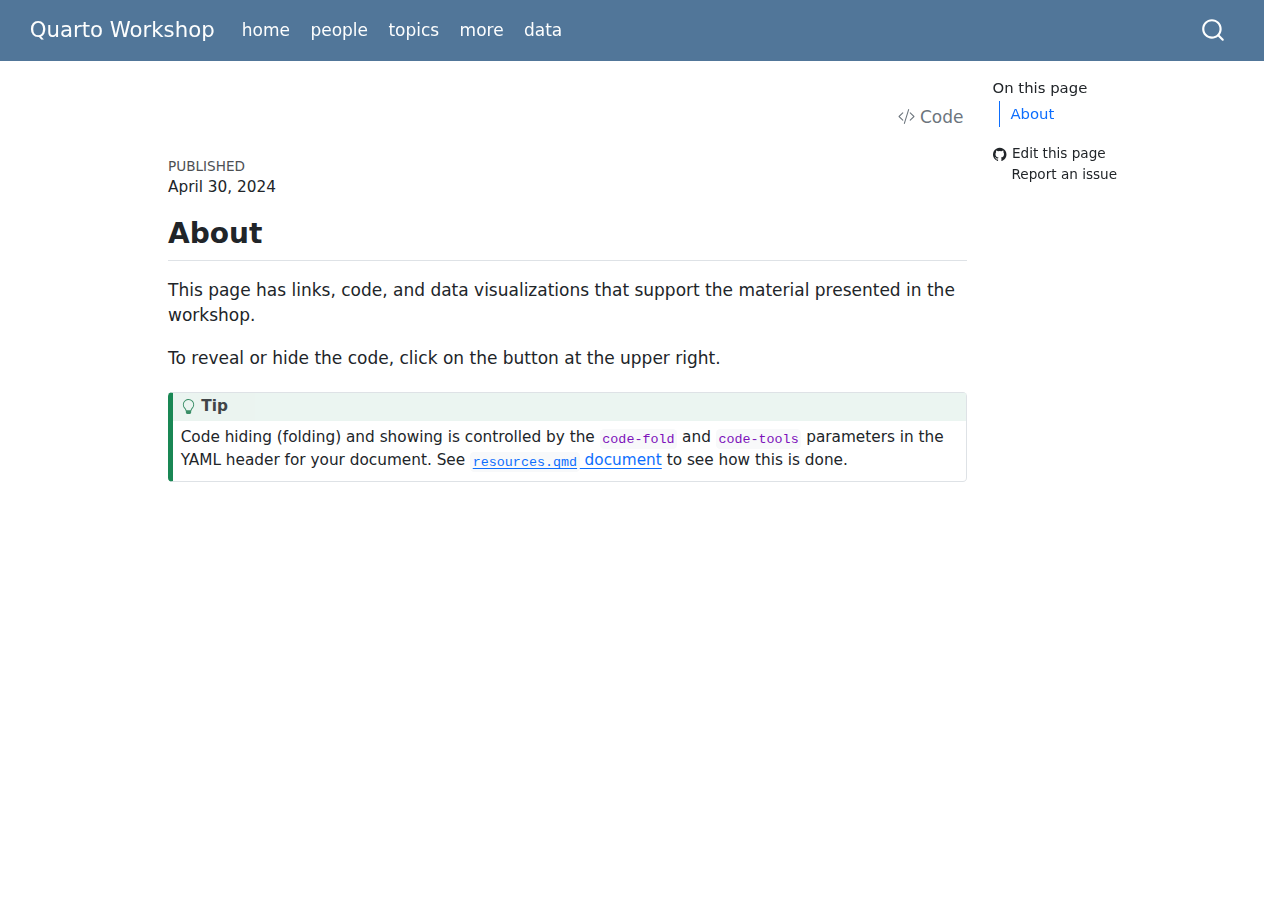
<file: docs/resources.html>
<!DOCTYPE html>
<html xmlns="http://www.w3.org/1999/xhtml" lang="en" xml:lang="en"><head>

<meta charset="utf-8">
<meta name="generator" content="quarto-1.4.549">

<meta name="viewport" content="width=device-width, initial-scale=1.0, user-scalable=yes">

<meta name="dcterms.date" content="2024-04-30">

<title>Quarto Workshop -</title>
<style>
code{white-space: pre-wrap;}
span.smallcaps{font-variant: small-caps;}
div.columns{display: flex; gap: min(4vw, 1.5em);}
div.column{flex: auto; overflow-x: auto;}
div.hanging-indent{margin-left: 1.5em; text-indent: -1.5em;}
ul.task-list{list-style: none;}
ul.task-list li input[type="checkbox"] {
  width: 0.8em;
  margin: 0 0.8em 0.2em -1em; /* quarto-specific, see https://github.com/quarto-dev/quarto-cli/issues/4556 */ 
  vertical-align: middle;
}
/* CSS for syntax highlighting */
pre > code.sourceCode { white-space: pre; position: relative; }
pre > code.sourceCode > span { line-height: 1.25; }
pre > code.sourceCode > span:empty { height: 1.2em; }
.sourceCode { overflow: visible; }
code.sourceCode > span { color: inherit; text-decoration: inherit; }
div.sourceCode { margin: 1em 0; }
pre.sourceCode { margin: 0; }
@media screen {
div.sourceCode { overflow: auto; }
}
@media print {
pre > code.sourceCode { white-space: pre-wrap; }
pre > code.sourceCode > span { text-indent: -5em; padding-left: 5em; }
}
pre.numberSource code
  { counter-reset: source-line 0; }
pre.numberSource code > span
  { position: relative; left: -4em; counter-increment: source-line; }
pre.numberSource code > span > a:first-child::before
  { content: counter(source-line);
    position: relative; left: -1em; text-align: right; vertical-align: baseline;
    border: none; display: inline-block;
    -webkit-touch-callout: none; -webkit-user-select: none;
    -khtml-user-select: none; -moz-user-select: none;
    -ms-user-select: none; user-select: none;
    padding: 0 4px; width: 4em;
  }
pre.numberSource { margin-left: 3em;  padding-left: 4px; }
div.sourceCode
  {   }
@media screen {
pre > code.sourceCode > span > a:first-child::before { text-decoration: underline; }
}
</style>


<script src="site_libs/quarto-nav/quarto-nav.js"></script>
<script src="site_libs/quarto-nav/headroom.min.js"></script>
<script src="site_libs/clipboard/clipboard.min.js"></script>
<script src="site_libs/quarto-search/autocomplete.umd.js"></script>
<script src="site_libs/quarto-search/fuse.min.js"></script>
<script src="site_libs/quarto-search/quarto-search.js"></script>
<meta name="quarto:offset" content="./">
<script src="site_libs/quarto-html/quarto.js"></script>
<script src="site_libs/quarto-html/popper.min.js"></script>
<script src="site_libs/quarto-html/tippy.umd.min.js"></script>
<script src="site_libs/quarto-html/anchor.min.js"></script>
<link href="site_libs/quarto-html/tippy.css" rel="stylesheet">
<link href="site_libs/quarto-html/quarto-syntax-highlighting.css" rel="stylesheet" id="quarto-text-highlighting-styles">
<script src="site_libs/bootstrap/bootstrap.min.js"></script>
<link href="site_libs/bootstrap/bootstrap-icons.css" rel="stylesheet">
<link href="site_libs/bootstrap/bootstrap.min.css" rel="stylesheet" id="quarto-bootstrap" data-mode="light">
<script id="quarto-search-options" type="application/json">{
  "location": "navbar",
  "copy-button": false,
  "collapse-after": 3,
  "panel-placement": "end",
  "type": "overlay",
  "limit": 50,
  "keyboard-shortcut": [
    "f",
    "/",
    "s"
  ],
  "show-item-context": false,
  "language": {
    "search-no-results-text": "No results",
    "search-matching-documents-text": "matching documents",
    "search-copy-link-title": "Copy link to search",
    "search-hide-matches-text": "Hide additional matches",
    "search-more-match-text": "more match in this document",
    "search-more-matches-text": "more matches in this document",
    "search-clear-button-title": "Clear",
    "search-text-placeholder": "",
    "search-detached-cancel-button-title": "Cancel",
    "search-submit-button-title": "Submit",
    "search-label": "Search"
  }
}</script>
<script type="application/json" class="js-hypothesis-config">
{
  "theme": "clean"
}
</script>
<script async="" src="https://hypothes.is/embed.js"></script>
<script>
  window.document.addEventListener("DOMContentLoaded", function (_event) {
    document.body.classList.add('hypothesis-enabled');
  });
</script>


<link rel="stylesheet" href="include/css/styles.css">
</head>

<body class="nav-fixed">

<div id="quarto-search-results"></div>
  <header id="quarto-header" class="headroom fixed-top">
    <nav class="navbar navbar-expand-lg " data-bs-theme="dark">
      <div class="navbar-container container-fluid">
      <div class="navbar-brand-container mx-auto">
    <a class="navbar-brand" href="./index.html">
    <span class="navbar-title">Quarto Workshop</span>
    </a>
  </div>
            <div id="quarto-search" class="" title="Search"></div>
          <button class="navbar-toggler" type="button" data-bs-toggle="collapse" data-bs-target="#navbarCollapse" aria-controls="navbarCollapse" aria-expanded="false" aria-label="Toggle navigation" onclick="if (window.quartoToggleHeadroom) { window.quartoToggleHeadroom(); }">
  <span class="navbar-toggler-icon"></span>
</button>
          <div class="collapse navbar-collapse" id="navbarCollapse">
            <ul class="navbar-nav navbar-nav-scroll me-auto">
  <li class="nav-item">
    <a class="nav-link" href="./index.html"> 
<span class="menu-text">home</span></a>
  </li>  
  <li class="nav-item">
    <a class="nav-link" href="./people.html"> 
<span class="menu-text">people</span></a>
  </li>  
  <li class="nav-item">
    <a class="nav-link" href="./topics.html"> 
<span class="menu-text">topics</span></a>
  </li>  
  <li class="nav-item">
    <a class="nav-link active" href="./resources.html" aria-current="page"> 
<span class="menu-text">more</span></a>
  </li>  
  <li class="nav-item">
    <a class="nav-link" href="./data.html"> 
<span class="menu-text">data</span></a>
  </li>  
</ul>
          </div> <!-- /navcollapse -->
          <div class="quarto-navbar-tools">
</div>
      </div> <!-- /container-fluid -->
    </nav>
</header>
<!-- content -->
<div id="quarto-content" class="quarto-container page-columns page-rows-contents page-layout-article page-navbar">
<!-- sidebar -->
<!-- margin-sidebar -->
    <div id="quarto-margin-sidebar" class="sidebar margin-sidebar">
        <nav id="TOC" role="doc-toc" class="toc-active">
    <h2 id="toc-title">On this page</h2>
   
  <ul>
  <li><a href="#about" id="toc-about" class="nav-link active" data-scroll-target="#about">About</a></li>
  </ul>
<div class="toc-actions"><ul><li><a href="https://github.com/penn-state-open-science/quarto-workshop/edit/main/src/resources.qmd" class="toc-action"><i class="bi bi-github"></i>Edit this page</a></li><li><a href="https://github.com/penn-state-open-science/quarto-workshop/issues/new" class="toc-action"><i class="bi empty"></i>Report an issue</a></li></ul></div></nav>
    </div>
<!-- main -->
<main class="content" id="quarto-document-content"><div class="quarto-title-block"><div class="quarto-title-tools-only"><h1></h1><button type="button" class="btn code-tools-button" id="quarto-code-tools-source"><i class="bi"></i> Code</button></div></div>

<header id="title-block-header" class="quarto-title-block default">
<div class="quarto-title">
</div>



<div class="quarto-title-meta">

    
    <div>
    <div class="quarto-title-meta-heading">Published</div>
    <div class="quarto-title-meta-contents">
      <p class="date">April 30, 2024</p>
    </div>
  </div>
  
    
  </div>
  


</header>


<section id="about" class="level2">
<h2 class="anchored" data-anchor-id="about">About</h2>
<p>This page has links, code, and data visualizations that support the material presented in the workshop.</p>
<p>To reveal or hide the code, click on the button at the upper right.</p>
<div class="callout callout-style-default callout-tip callout-titled">
<div class="callout-header d-flex align-content-center">
<div class="callout-icon-container">
<i class="callout-icon"></i>
</div>
<div class="callout-title-container flex-fill">
Tip
</div>
</div>
<div class="callout-body-container callout-body">
<p>Code hiding (folding) and showing is controlled by the <code>code-fold</code> and <code>code-tools</code> parameters in the YAML header for your document. See <a href="https://github.com/penn-state-open-science/data-mgmt-2024/blob/main/src/resources.qmd"><code>resources.qmd</code> document</a> to see how this is done.</p>
</div>
</div>
<!-- ## Information sources -->
<!-- Here are links to some of the sources mentioned during the workshop presentations. -->
<!-- ### Good enough data management and project management practices (Alaina Pearce) -->
<!-- - Talk slides ([PDF](pdf/2024_GoodEnoughDataManagementWorkshop.pdf)). -->
<!-- - [The Turing Way](https://the-turing-way.netlify.app/index.html) handbook to reproducible, ethical and collaborative data science. -->
<!-- - Goodman, A., Pepe, A., Blocker, A. W., Borgman, C. L., Cranmer, K., Crosas, M., Di Stefano, R., Gil, Y., Groth, P., Hedstrom, M., Hogg, D. W., Kashyap, V., Mahabal, A., Siemiginowska, A., & Slavkovic, A. (2014). Ten simple rules for the care and feeding of scientific data. *PLoS Computational Biology*, *10*(4), e1003542. <https://doi.org/10.1371/journal.pcbi.1003542>. -->
<!-- - Version control -->
<!--   - [GitHub](https://github.com), a web service for version control using git. -->
<!--   - [Subversion](https://subversion.apache.org), a web service for version control using git -->
<!-- - Penn State Open Science [GitHub repo](https://github.com/penn-state-open-science) -->
<!--   - 2023 Bootcamp [site](https://penn-state-open-science.github.io/bootcamp-2023/), [repo](https://github.com/penn-state-open-science//bootcamp-2023/) -->
<!--   - 2022-23 interest and knowledge survey [site](https://penn-state-open-science.github.io/survey-fall-2022), [repo](https://github.com/penn-state-open-science/survey-fall-2022) -->
<!-- - Wickham, H. (2014). Tidy Data, *Journal of Statistical Software*, <https://doi.org/10.18637/jss.v059.i10>. -->
<!-- ### Data management policies (Briana Wham and Ana Enriquez) -->
<!-- - Talk slides ([pptx](pptx/wham-enriquez-policies-for-data-mgmt-2024-03-27.pptx)) -->
<!-- - The (Dr. Alondra) Nelson [memo](https://www.whitehouse.gov/wp-content/uploads/2022/08/08-2022-OSTP-Public-access-Memo.pdf) on "Ensuring Free, Immediate, and Equitable Access to Federally Funded Research" -->
<!-- - [NIH Data Management and Sharing Policy](https://sharing.nih.gov/data-management-and-sharing-policy) -->
<!-- - Data Management Plan Tool [(DMPTool)](https://dmptool.org) -->
<!-- - [Penn State Data Storage Finder](https://datastoragefinder.psu.edu) -->
<!-- - (Draft) [Penn State Research Data Management Policy](https://www.research.psu.edu/research-data-management-policy) -->
<!-- - [Penn State Policy IP01](https://policy.psu.edu/policies/ip01#:~:text=The%20University%20is%20granted%20the,scope%20of%20the%20University%20employment) "Ownership and Management of Intellectual Property (Formerly RA11 - Patents and Copyrights [Intellectual Property])" -->
<!-- ### Case study -->
<!-- - Sample "untidy" [data](xlsx/data_mgmt_workshop_data.xlsx) -->
<!-- ![Comments on untidy data sample](include/img/sample-data-file-comments-1-of-2.jpeg) -->
<!-- ![Comments on untidy data sample](include/img/sample-data-file-comments-2-of-2.jpeg) -->
<!-- - Problem with MS Excel's automatic [conversion names for genes](https://www.theverge.com/2020/8/6/21355674/human-genes-rename-microsoft-excel-misreading-dates) -->
<!-- ### Discussion -->
<!-- - [Catch-22](https://en.wikipedia.org/wiki/Catch-22) and Joseph Heller's [career at Penn State](https://cals.la.psu.edu/news/marathon-reading-of-catch-22/) -->
<!-- ## Registrant data -->
<!-- We try to practice what we preach, so we include below the code we use to download the registration data and visualize it. -->
<!-- Click on the `code` arrow to show or hide the code. -->
<!-- The data file itself remains private. -->
<!-- We have added `csv/` to the `.gitignore` file so that the data remains available only to users who have it locally on their computers. -->
<!-- ::: {.callout-note} -->
<!-- Rick Gilmore has stored his Gmail account information in an environment variable called `GMAIL_SURVEY`. -->
<!-- To do something similar, use the [`usethis` package](https://cran.r-project.org/package=usethis) to open your `.Renviron` variable. -->
<!-- ``` -->
<!-- install.packages("usethis") # if not installed already -->
<!-- usethis::edit_r_environ() -->
<!-- ``` -->
<!-- Add an entry like `GMAIL_SURVEY="your.google.acct@gmail.com"` to the file. -->
<!-- Save it, and restart R. -->
<!-- Then, run the following line in your console: -->
<!-- ``` -->
<!-- install.packages("googledrive") # if not installed already -->
<!-- googledrive::drive_auth() -->
<!-- ``` -->
<!-- You will see something like this: -->
<!-- ![](include/img/google-auth-console.png) -->
<!-- Select '1' to initiate a Google authentication screen in your default browser. -->
<!-- The browser should launch with a window asking your permission to authorize access to your Google account. -->
<!-- Grant access to Tidyverse API Packages. -->
<!-- Remember, *you* continue to control what code from the Tidyverse accesses specific Google sheets. -->
<!-- Once these steps are complete, the *automated* updating code below should work. -->
<!-- ::: -->
<!-- We download the data as a CSV (if `params$update_data == TRUE`). -->
<!-- ```{r set-up-update-data} -->
<!-- library(ggplot2) -->
<!-- if (!dir.exists('csv')) { -->
<!--   message("Creating missing `csv/`.") -->
<!--   dir.create("csv") -->
<!-- } -->
<!-- update_figs = TRUE -->
<!-- if (params$update_data) { -->
<!--   options(gargle_oauth_email = Sys.getenv("GMAIL_SURVEY")) -->
<!--   googledrive::drive_auth() -->
<!--   new_fn <- "csv/data-mgmt-wksp.csv" -->
<!--   file.rename(new_fn, "csv/_data-mgmt-wkshp.csv") -->
<!--   googledrive::drive_download( -->
<!--     "Data Management Workshop Spring 2024: Registration (Responses)", -->
<!--     path = new_fn, -->
<!--     type = "csv", -->
<!--     overwrite = TRUE -->
<!--   ) -->
<!--   message("Data updated.") -->
<!-- } else { -->
<!--   if (!file.exists("csv/data-mgmt-wksp.csv")) { -->
<!--     warning("File not found: 'csv/data-mgmt-wksp.csv'") -->
<!--     update_figs = FALSE -->
<!--   } else { -->
<!--     message("Using previously stored data.") -->
<!--   } -->
<!-- } -->
<!-- ``` -->
<!-- We load the saved CSV. -->
<!-- ```{r load-registration-data} -->
<!-- if (update_figs) { -->
<!--   registrations <- -->
<!--     readr::read_csv("csv/data-mgmt-wksp.csv", show_col_types = FALSE) -->
<!-- } -->
<!-- ``` -->
<!-- Then we clean the data by renaming the variables, dropping the "no's", wrangling the unit names, and adding a `college` variable. -->
<!-- ::: {.callout-note} -->
<!-- **TO-DO:** Remove duplicate entries. Drop timestamp beforehand since it will be unique even among duplicates in other fields. -->
<!-- ::: -->
<!-- ```{r clean-registration-data, eval=update_figs} -->
<!-- registrations_clean <- registrations |> -->
<!--   dplyr::rename( -->
<!--     timestamp = "Timestamp", -->
<!--     email = 'Email Address', -->
<!--     attend = "Will you attend the workshop on Wednesday, March 27, 2024?", -->
<!--     name = "What is your name?", -->
<!--     unit = "What is your department or unit?", -->
<!--     position = "What is your current position?", -->
<!--     have_case_study = "Do you have a project or dataset that you would like to have considered for a hands-on case study?", -->
<!--     case_study_details = "If yes, in a sentence or two, please describe your project or dataset.", -->
<!--     comments = "Any comments?" -->
<!--   ) |> -->
<!--   # Remove duplicate rows -->
<!--   dplyr::distinct() |> -->
<!--   # Convert timestamp into proper dates -->
<!--   dplyr::mutate(timestamp = lubridate::mdy_hms(timestamp, -->
<!--                                                tz = "America/New_York")) |> -->
<!--   # Normalize unit names -->
<!--   dplyr::mutate( -->
<!--     unit = dplyr::recode( -->
<!--       unit, -->
<!--       `ESM-Ecosystem Science and Mgmt` = "Ecosystem Science & Mgmt", -->
<!--       `Earth and Environmental Systems Institute` = "Earth & Environmental Systems Institute", -->
<!--       `Earth and Environmental Systems Institute` = "Earth & Environmental Systems Institute", -->
<!--       `Civil and Environmental Engineering` = "Civil & Environmental Engineering", -->
<!--       `Civil and Environmental Eng` = "Civil & Environmental Engineering", -->
<!--       `FOOD SCIENCE` = "Food Science", -->
<!--       `Earth and Mineral Sciences, Energy Institute` = "Energy Institute", -->
<!--       `Center for Healthy Aging / HHD` = "Center for Healthy Aging", -->
<!--       `BMB` = "Biochemistry, Microbiology, & Molecular Biology", -->
<!--       `Biochemistry, Microbiology and Molecular Biology` = "Biochemistry, Microbiology, & Molecular Biology", -->
<!--       `Spanish, Italian and Portuguese` = "Spanish, Italian, & Portuguese", -->
<!--       `Spanish, Italian, and Portuguese` = "Spanish, Italian, & Portuguese", -->
<!--       `SIP` = "Spanish, Italian, & Portuguese", -->
<!--       `Department of Nutritional Sciences` = "Nutritional Sciences", -->
<!--       `Department of Medicine, Division of Endocrinology` = "Medicine", -->
<!--       `Nutrition` = "Nutritional Sciences", -->
<!--       `Department of Statistics` = "Statistics", -->
<!--       `RPTM` = "Recreation, Park, & Tourism Management", -->
<!--       `Kinesiology & Developmental Psychology` = "Kinesiology", -->
<!--       `Educational psychology` = "Educational Psychology", -->
<!--       `Clinical Psychology` = "Psychology", -->
<!--       `Communication Sciences and Disorders` = "Communication Sciences & Disorders", -->
<!--       `Center for Healthy Aging; Department of Psychology` = "Center for Healthy Aging", -->
<!--       `MCIBS` = "Molecular, Cellular, & Integrative Biosciences", -->
<!--       `Department of Chemical Engineering` = "Chemical Engineering", -->
<!--       `Biobehavioral health` = "Biobehavioral Health", -->
<!--       `EE` = "Electrical Engineering", -->
<!--       `Agricultural and biological engineering` = "Agricultural & Biological Engineering" -->
<!--       ) -->
<!--   ) |> -->
<!--   # Drop no attends -->
<!--   dplyr::filter(attend == "Yes") |> -->
<!--   # Add college -->
<!--   dplyr::mutate( -->
<!--     college = dplyr::case_match( -->
<!--       unit, -->
<!--       "Statistics" ~ "ECoS", -->
<!--       "Biology" ~ "ECoS", -->
<!--       "Biochemistry, Microbiology, & Molecular Biology" ~ "ECoS", -->
<!--       "Physics" ~ "ECoS", -->
<!--       "Chemistry" ~ "ECoS", -->
<!--       "Astronomy & Astrophysics" ~ "ECoS", -->
<!--       "Eberly" ~ "ECos", -->
<!--       "Eberly" ~ "ECos", -->
<!--       "Psychology" ~ "CLA", -->
<!--       "Spanish, Italian, & Portuguese" ~ "CLA", -->
<!--       "Research Informatics and Publishing" ~ "Libraries", -->
<!--       "Political Science" ~ "CLA", -->
<!--       "Applied Linguistics" ~ "CLA", -->
<!--       "Global Languages & Literatures" ~ "CLA", -->
<!--       "Sociology" ~ "CLA", -->
<!--       "English" ~ "CLA", -->
<!--       "C-SoDA" ~ "CLA", -->
<!--       "Office of Digital Pedagogies and Initiatives" ~ "CLA", -->
<!--       "Asian Studies" ~ "CLA", -->
<!--       "Anthropology" ~ "CLA", -->
<!--       "Linguistics" ~ "CLA", -->
<!--       "Center for Language Science" ~ "CLA", -->
<!--       "Foreign Languages" ~ "CLA", -->
<!--       "Languages and Literature" ~ "CLA", -->
<!--       "IST" ~ "IST", -->
<!--       "Chemical Engineering" ~ "Eng", -->
<!--       "Civil & Environmental Engineering" ~ "Eng", -->
<!--       "Material Science and Engineering" ~ "Eng", -->
<!--       "Engineering Science & Mechanics" ~ "Eng", -->
<!--       "Biomedical Engineering" ~ "Eng", -->
<!--       "Mechanical Engineering" ~ "Eng", -->
<!--       "Electrical Engineering" ~ "Eng", -->
<!--       "Chemical Engineering" ~ "Eng", -->
<!--       "Nutritional Sciences" ~ "HHD", -->
<!--       "HDFS" ~ "HHD", -->
<!--       "Communication Sciences & Disorders" ~ "HHD", -->
<!--       "Kinesiology" ~ "HHD", -->
<!--       "Recreation, Park, & Tourism Management" ~ "HHD", -->
<!--       "Prevention Center" ~ "HHD", -->
<!--       "Bellisario College of Communication" ~ "Comm", -->
<!--       "Marketing" ~ "Smeal", -->
<!--       "Food Science" ~ "Ag", -->
<!--       "Ecosystem Science & Mgmt" ~ "Ag", -->
<!--       "Entomology" ~ "Ag", -->
<!--       "Plant Pathology & Environmental Microbiology" ~ "Ag", -->
<!--       "Plant Science" ~ "Ag", -->
<!--       "Agricultural & Biological Engineering" ~ "Ag", -->
<!--       "Landscape Architecture" ~ "Arts & Arch", -->
<!--       "Neuroscience" ~ "Med", -->
<!--       "Medicine" ~ "Med", -->
<!--       "College of Human and Health Development" ~ "HHD", -->
<!--       "Center for Healthy Aging" ~ "HHD", -->
<!--       "Center for Childhood Obesity Research" ~ "HHD", -->
<!--       "Biobehavioral Health" ~ "HHD", -->
<!--       "Earth & Environmental Systems Institute" ~ "EMS", -->
<!--       "Geography" ~ "EMS", -->
<!--       "Energy Institute" ~ "EMS", -->
<!--       "Geosciences" ~ "EMS", -->
<!--       "Nursing" ~ "Nursing", -->
<!--       "Educational Psychology" ~ "Ed", -->
<!--       "Molecular, Cellular, & Integrative Biosciences" ~ "Huck", -->
<!--       "University Libraries" ~ "Libraries" -->
<!--     ), -->
<!--     .default = "Unknown", -->
<!--     .missing = "Unknown" -->
<!--   ) -->
<!-- registrations_clean <- registrations_clean |> -->
<!--   dplyr::mutate( -->
<!--   confirmed = dplyr::case_match( -->
<!--       confirmation_response, -->
<!--       "Sorry, can't make it" ~ "Decline", -->
<!--       "No response" ~ "No response", -->
<!--       "Yes,  I'll be there" ~ "Confirm", -->
<!--       NA ~ "No response", -->
<!--       "presenter" ~ "Confirm"), -->
<!--       .default = "Unknown", -->
<!--     .missing = "Unknown" -->
<!--   ) -->
<!-- ``` -->
<!-- The following is used to modify the above code to capture new unit names, clean/normalize them, and assign them to colleges. -->
<!-- ```{r, eval=update_figs} -->
<!-- college_na <- is.na(registrations_clean$college) -->
<!-- registrations_clean$unit[college_na] -->
<!-- ``` -->
<!-- ### Time series -->
<!-- ```{r fig-registration-time-series, fig.cap="Time series of registrations from 2014-02-13 to present", eval=update_figs} -->
<!-- registrations_clean |> -->
<!--   dplyr::arrange(timestamp) |> -->
<!--   dplyr::mutate(resp_index = seq_along(timestamp)) |> -->
<!--   ggplot() + -->
<!--   aes(x = timestamp, y = resp_index) + -->
<!--   geom_point() + -->
<!--   # geom_line(group = 1) + -->
<!--   theme(axis.text.x = element_text(angle = 90)) + -->
<!--   labs(x = NULL, y = 'n') + -->
<!--   theme(legend.position = "bottom", legend.title = element_blank()) -->
<!-- ``` -->
<!-- ### Unit & College -->
<!-- #### Registrations -->
<!-- ```{r fig-registrations-by-dept, fig.cap="Registrations by department", eval=update_figs} -->
<!-- registrations_by_dept <- registrations_clean |> -->
<!--   dplyr::filter(!is.na(unit)) -->
<!-- registrations_by_dept |> -->
<!--   dplyr::arrange(desc(unit)) |> -->
<!--   ggplot() + -->
<!--   aes(x = unit, fill = college) + -->
<!--   geom_bar() + -->
<!--   theme(legend.position = "bottom", legend.title = element_blank()) + -->
<!--   coord_flip() -->
<!-- n_registrations <- dim(registrations_clean)[1] -->
<!-- n_depts_registrations <- length(unique(registrations_by_dept$unit)) -->
<!-- n_coll_registrations <- length(unique(registrations_by_dept$college)) -->
<!-- ``` -->
<!-- We had `{r} n_registrations` registrations from `{r} n_depts_registrations` departments representing `{r} n_coll_registrations` colleges. -->
<!-- ```{r fig-registrations-by-college, fig.cap="Registrations by college", eval=update_figs} -->
<!-- registrations_by_dept |> -->
<!--   ggplot() + -->
<!--   aes(x = college, fill = college, color = college) + -->
<!--   geom_bar() + -->
<!--   theme(axis.text.x = element_blank()) + -->
<!--   theme(legend.position = "bottom", legend.title = element_blank()) -->
<!-- ``` -->
<!-- #### Confirmations -->
<!-- ```{r tbl-confirmations-by-college} -->
<!-- xtabs(~ confirmed + college, registrations_clean) -->
<!-- confirmed <- registrations_clean |> -->
<!--   dplyr::filter(confirmed == "Confirm") -->
<!-- n_confirmed <- dim(confirmed)[1] -->
<!-- n_depts_confirmed <- length(unique(confirmed$unit)) -->
<!-- n_coll_confirmed <- length(unique(confirmed$college)) -->
<!-- ``` -->
<!-- We had `{r} n_confirmed` people from `{r} n_depts_confirmed` departments representing `{r} n_coll_confirmed` colleges confirm attendance. -->
<!-- #### Attendees -->
<!-- ```{r} -->
<!-- attendees_clean <- registrations_clean |> -->
<!--   dplyr::filter(status %in% c("attended", "presenter")) -->
<!-- n_attendees <- dim(attendees_clean)[1] -->
<!-- attendees_by_dept <- attendees_clean |> -->
<!--   dplyr::filter(!is.na(unit)) -->
<!-- n_depts_attendees <- length(unique(attendees_by_dept$unit)) -->
<!-- n_coll_attendees <- length(unique(attendees_by_dept$college)) -->
<!-- ``` -->
<!-- There were `{r} n_attendees` people from `{r} n_depts_attendees` departments representing `{r} n_coll_attendees` colleges who attended. -->
<!-- ```{r fig-attendees-by-dept, fig.cap="Attendees by department", eval=update_figs} -->
<!-- attendees_by_dept |> -->
<!--   dplyr::arrange(desc(unit)) |> -->
<!--   ggplot() + -->
<!--   aes(x = unit, fill = college) + -->
<!--   geom_bar() + -->
<!--   theme(legend.position = "bottom", legend.title = element_blank()) + -->
<!--   coord_flip() -->
<!-- ``` -->
<!-- ```{r fig-attendees-by-college, fig.cap="Attendees by college", eval=update_figs} -->
<!-- attendees_clean |> -->
<!--   ggplot() + -->
<!--   aes(x = college, fill = college, color = college) + -->
<!--   geom_bar() + -->
<!--   theme(axis.text.x = element_blank()) + -->
<!--   theme(legend.position = "bottom", legend.title = element_blank()) -->
<!-- ``` -->
<!-- ### Position -->
<!-- #### Registrations -->
<!-- ```{r fig-registrations-by-position, fig.cap="Registrations by position", eval=update_figs} -->
<!-- registrations_clean |> -->
<!--   ggplot() + -->
<!--   aes(x = position, fill = position) + -->
<!--   geom_bar() + -->
<!--   theme(axis.text.x = element_blank()) + -->
<!--   theme(legend.position = "bottom", legend.title = element_blank()) -->
<!-- ``` -->
<!-- #### Attendees -->
<!-- ```{r fig-attendees-by-position, fig.cap="Attendees by position", eval=update_figs} -->
<!-- attendees_clean |> -->
<!--   ggplot() + -->
<!--   aes(x = position, fill = position) + -->
<!--   geom_bar() + -->
<!--   theme(axis.text.x = element_blank()) + -->
<!--   theme(legend.position = "bottom", legend.title = element_blank()) -->
<!-- ``` -->
<!-- ### Listserv subscribers -->
<!-- ```{r fig-list-subscribers-by-college, fig.cap="New list subscribers by college"} -->
<!-- new_list_subscribers <- registrations_clean |> -->
<!--   dplyr::filter(add_listserv == "yes") |> -->
<!--   dplyr::filter(!is.na(college)) -->
<!-- new_list_subscribers |> -->
<!--   ggplot() + -->
<!--   aes(x = college, fill = college, color = college) + -->
<!--   geom_bar() + -->
<!--   theme(axis.text.x = element_blank()) + -->
<!--   theme(legend.position = "bottom", legend.title = element_blank()) -->
<!-- n_new_subscribers <- dim(new_list_subscribers)[1] -->
<!-- ``` -->
<!-- We had `{r} n_new_subscribers` new subscribers to the open science listserv. -->
<!-- ### Case study -->
<!-- ```{r fig-registrations-has-case-study, fig.cap="Do registrants have a possible case study?", eval=update_figs} -->
<!-- registrations_clean |> -->
<!--   ggplot() + -->
<!--   aes(x = have_case_study) + -->
<!--   geom_bar() -->
<!-- ``` -->
<!-- ## Consulting OpenAI -->
<!-- Just for fun, we thought we would ask [OpenAI](https://openai.com) for some insights about data management practices. -->
<!-- The following code sketch is not run and will not work as-is, but is used as a sketch for how to do this sort of thing. -->
<!-- ```{r} -->
<!-- #| label: open-ai-image -->
<!-- #| eval: FALSE -->
<!-- ai_img <- openai::create_image(prompt = "good enough data management practices", size="512x512", response_format = "url") -->
<!-- ``` -->
<!-- ![OpenAI response to "good enough data management practices"](include/img/open-ai-good-enough-data-mgmt.png) -->
<!-- Similarly, the response below was generated from the prompt "suggestions about good enough data management practices". -->
<!-- ```{r} -->
<!-- #| label: open-ai-text -->
<!-- #| eval: FALSE -->
<!-- create_chat_completion(model = "gpt-3.5-turbo", -->
<!--                        messages = list( -->
<!--                          list("role" = "user", -->
<!--                               "content" = "suggestions about good enough data management practices") -->
<!--                        )) -->
<!-- ``` -->
<!-- >1. Regularly backup your data to prevent data loss in case of system failure or accidental deletion. -->
<!-- >2. Keep your data organized by creating folders and subfolders with clear and consistent naming conventions. -->
<!-- >3. Use encryption to protect sensitive data from unauthorized access.  -->
<!-- >4. Implement access controls to ensure that only authorized individuals can view or modify certain data. -->
<!-- >5. Regularly review and update data security protocols to stay ahead of potential threats. -->
<!-- >6. Dispose of outdated data securely and in line with data protection regulations. -->
<!-- >7. Conduct regular data audits to ensure the accuracy and completeness of your data.  -->
<!-- >8. Train employees on data management best practices to ensure everyone is following proper procedures. -->
<!-- >9. Utilize data management software or tools to automate and streamline data processes. -->
<!-- >10. Seek guidance from data management experts or consultants for additional strategies and recommendations. -->


<!-- -->

</section>

</main> <!-- /main -->
<script id="quarto-html-after-body" type="application/javascript">
window.document.addEventListener("DOMContentLoaded", function (event) {
  const toggleBodyColorMode = (bsSheetEl) => {
    const mode = bsSheetEl.getAttribute("data-mode");
    const bodyEl = window.document.querySelector("body");
    if (mode === "dark") {
      bodyEl.classList.add("quarto-dark");
      bodyEl.classList.remove("quarto-light");
    } else {
      bodyEl.classList.add("quarto-light");
      bodyEl.classList.remove("quarto-dark");
    }
  }
  const toggleBodyColorPrimary = () => {
    const bsSheetEl = window.document.querySelector("link#quarto-bootstrap");
    if (bsSheetEl) {
      toggleBodyColorMode(bsSheetEl);
    }
  }
  toggleBodyColorPrimary();  
  const icon = "";
  const anchorJS = new window.AnchorJS();
  anchorJS.options = {
    placement: 'right',
    icon: icon
  };
  anchorJS.add('.anchored');
  const isCodeAnnotation = (el) => {
    for (const clz of el.classList) {
      if (clz.startsWith('code-annotation-')) {                     
        return true;
      }
    }
    return false;
  }
  const clipboard = new window.ClipboardJS('.code-copy-button', {
    text: function(trigger) {
      const codeEl = trigger.previousElementSibling.cloneNode(true);
      for (const childEl of codeEl.children) {
        if (isCodeAnnotation(childEl)) {
          childEl.remove();
        }
      }
      return codeEl.innerText;
    }
  });
  clipboard.on('success', function(e) {
    // button target
    const button = e.trigger;
    // don't keep focus
    button.blur();
    // flash "checked"
    button.classList.add('code-copy-button-checked');
    var currentTitle = button.getAttribute("title");
    button.setAttribute("title", "Copied!");
    let tooltip;
    if (window.bootstrap) {
      button.setAttribute("data-bs-toggle", "tooltip");
      button.setAttribute("data-bs-placement", "left");
      button.setAttribute("data-bs-title", "Copied!");
      tooltip = new bootstrap.Tooltip(button, 
        { trigger: "manual", 
          customClass: "code-copy-button-tooltip",
          offset: [0, -8]});
      tooltip.show();    
    }
    setTimeout(function() {
      if (tooltip) {
        tooltip.hide();
        button.removeAttribute("data-bs-title");
        button.removeAttribute("data-bs-toggle");
        button.removeAttribute("data-bs-placement");
      }
      button.setAttribute("title", currentTitle);
      button.classList.remove('code-copy-button-checked');
    }, 1000);
    // clear code selection
    e.clearSelection();
  });
  const viewSource = window.document.getElementById('quarto-view-source') ||
                     window.document.getElementById('quarto-code-tools-source');
  if (viewSource) {
    const sourceUrl = viewSource.getAttribute("data-quarto-source-url");
    viewSource.addEventListener("click", function(e) {
      if (sourceUrl) {
        // rstudio viewer pane
        if (/\bcapabilities=\b/.test(window.location)) {
          window.open(sourceUrl);
        } else {
          window.location.href = sourceUrl;
        }
      } else {
        const modal = new bootstrap.Modal(document.getElementById('quarto-embedded-source-code-modal'));
        modal.show();
      }
      return false;
    });
  }
  function toggleCodeHandler(show) {
    return function(e) {
      const detailsSrc = window.document.querySelectorAll(".cell > details > .sourceCode");
      for (let i=0; i<detailsSrc.length; i++) {
        const details = detailsSrc[i].parentElement;
        if (show) {
          details.open = true;
        } else {
          details.removeAttribute("open");
        }
      }
      const cellCodeDivs = window.document.querySelectorAll(".cell > .sourceCode");
      const fromCls = show ? "hidden" : "unhidden";
      const toCls = show ? "unhidden" : "hidden";
      for (let i=0; i<cellCodeDivs.length; i++) {
        const codeDiv = cellCodeDivs[i];
        if (codeDiv.classList.contains(fromCls)) {
          codeDiv.classList.remove(fromCls);
          codeDiv.classList.add(toCls);
        } 
      }
      return false;
    }
  }
  const hideAllCode = window.document.getElementById("quarto-hide-all-code");
  if (hideAllCode) {
    hideAllCode.addEventListener("click", toggleCodeHandler(false));
  }
  const showAllCode = window.document.getElementById("quarto-show-all-code");
  if (showAllCode) {
    showAllCode.addEventListener("click", toggleCodeHandler(true));
  }
  function tippyHover(el, contentFn, onTriggerFn, onUntriggerFn) {
    const config = {
      allowHTML: true,
      maxWidth: 500,
      delay: 100,
      arrow: false,
      appendTo: function(el) {
          return el.parentElement;
      },
      interactive: true,
      interactiveBorder: 10,
      theme: 'quarto',
      placement: 'bottom-start',
    };
    if (contentFn) {
      config.content = contentFn;
    }
    if (onTriggerFn) {
      config.onTrigger = onTriggerFn;
    }
    if (onUntriggerFn) {
      config.onUntrigger = onUntriggerFn;
    }
    window.tippy(el, config); 
  }
  const noterefs = window.document.querySelectorAll('a[role="doc-noteref"]');
  for (var i=0; i<noterefs.length; i++) {
    const ref = noterefs[i];
    tippyHover(ref, function() {
      // use id or data attribute instead here
      let href = ref.getAttribute('data-footnote-href') || ref.getAttribute('href');
      try { href = new URL(href).hash; } catch {}
      const id = href.replace(/^#\/?/, "");
      const note = window.document.getElementById(id);
      return note.innerHTML;
    });
  }
  const xrefs = window.document.querySelectorAll('a.quarto-xref');
  const processXRef = (id, note) => {
    // Strip column container classes
    const stripColumnClz = (el) => {
      el.classList.remove("page-full", "page-columns");
      if (el.children) {
        for (const child of el.children) {
          stripColumnClz(child);
        }
      }
    }
    stripColumnClz(note)
    if (id === null || id.startsWith('sec-')) {
      // Special case sections, only their first couple elements
      const container = document.createElement("div");
      if (note.children && note.children.length > 2) {
        container.appendChild(note.children[0].cloneNode(true));
        for (let i = 1; i < note.children.length; i++) {
          const child = note.children[i];
          if (child.tagName === "P" && child.innerText === "") {
            continue;
          } else {
            container.appendChild(child.cloneNode(true));
            break;
          }
        }
        if (window.Quarto?.typesetMath) {
          window.Quarto.typesetMath(container);
        }
        return container.innerHTML
      } else {
        if (window.Quarto?.typesetMath) {
          window.Quarto.typesetMath(note);
        }
        return note.innerHTML;
      }
    } else {
      // Remove any anchor links if they are present
      const anchorLink = note.querySelector('a.anchorjs-link');
      if (anchorLink) {
        anchorLink.remove();
      }
      if (window.Quarto?.typesetMath) {
        window.Quarto.typesetMath(note);
      }
      // TODO in 1.5, we should make sure this works without a callout special case
      if (note.classList.contains("callout")) {
        return note.outerHTML;
      } else {
        return note.innerHTML;
      }
    }
  }
  for (var i=0; i<xrefs.length; i++) {
    const xref = xrefs[i];
    tippyHover(xref, undefined, function(instance) {
      instance.disable();
      let url = xref.getAttribute('href');
      let hash = undefined; 
      if (url.startsWith('#')) {
        hash = url;
      } else {
        try { hash = new URL(url).hash; } catch {}
      }
      if (hash) {
        const id = hash.replace(/^#\/?/, "");
        const note = window.document.getElementById(id);
        if (note !== null) {
          try {
            const html = processXRef(id, note.cloneNode(true));
            instance.setContent(html);
          } finally {
            instance.enable();
            instance.show();
          }
        } else {
          // See if we can fetch this
          fetch(url.split('#')[0])
          .then(res => res.text())
          .then(html => {
            const parser = new DOMParser();
            const htmlDoc = parser.parseFromString(html, "text/html");
            const note = htmlDoc.getElementById(id);
            if (note !== null) {
              const html = processXRef(id, note);
              instance.setContent(html);
            } 
          }).finally(() => {
            instance.enable();
            instance.show();
          });
        }
      } else {
        // See if we can fetch a full url (with no hash to target)
        // This is a special case and we should probably do some content thinning / targeting
        fetch(url)
        .then(res => res.text())
        .then(html => {
          const parser = new DOMParser();
          const htmlDoc = parser.parseFromString(html, "text/html");
          const note = htmlDoc.querySelector('main.content');
          if (note !== null) {
            // This should only happen for chapter cross references
            // (since there is no id in the URL)
            // remove the first header
            if (note.children.length > 0 && note.children[0].tagName === "HEADER") {
              note.children[0].remove();
            }
            const html = processXRef(null, note);
            instance.setContent(html);
          } 
        }).finally(() => {
          instance.enable();
          instance.show();
        });
      }
    }, function(instance) {
    });
  }
      let selectedAnnoteEl;
      const selectorForAnnotation = ( cell, annotation) => {
        let cellAttr = 'data-code-cell="' + cell + '"';
        let lineAttr = 'data-code-annotation="' +  annotation + '"';
        const selector = 'span[' + cellAttr + '][' + lineAttr + ']';
        return selector;
      }
      const selectCodeLines = (annoteEl) => {
        const doc = window.document;
        const targetCell = annoteEl.getAttribute("data-target-cell");
        const targetAnnotation = annoteEl.getAttribute("data-target-annotation");
        const annoteSpan = window.document.querySelector(selectorForAnnotation(targetCell, targetAnnotation));
        const lines = annoteSpan.getAttribute("data-code-lines").split(",");
        const lineIds = lines.map((line) => {
          return targetCell + "-" + line;
        })
        let top = null;
        let height = null;
        let parent = null;
        if (lineIds.length > 0) {
            //compute the position of the single el (top and bottom and make a div)
            const el = window.document.getElementById(lineIds[0]);
            top = el.offsetTop;
            height = el.offsetHeight;
            parent = el.parentElement.parentElement;
          if (lineIds.length > 1) {
            const lastEl = window.document.getElementById(lineIds[lineIds.length - 1]);
            const bottom = lastEl.offsetTop + lastEl.offsetHeight;
            height = bottom - top;
          }
          if (top !== null && height !== null && parent !== null) {
            // cook up a div (if necessary) and position it 
            let div = window.document.getElementById("code-annotation-line-highlight");
            if (div === null) {
              div = window.document.createElement("div");
              div.setAttribute("id", "code-annotation-line-highlight");
              div.style.position = 'absolute';
              parent.appendChild(div);
            }
            div.style.top = top - 2 + "px";
            div.style.height = height + 4 + "px";
            div.style.left = 0;
            let gutterDiv = window.document.getElementById("code-annotation-line-highlight-gutter");
            if (gutterDiv === null) {
              gutterDiv = window.document.createElement("div");
              gutterDiv.setAttribute("id", "code-annotation-line-highlight-gutter");
              gutterDiv.style.position = 'absolute';
              const codeCell = window.document.getElementById(targetCell);
              const gutter = codeCell.querySelector('.code-annotation-gutter');
              gutter.appendChild(gutterDiv);
            }
            gutterDiv.style.top = top - 2 + "px";
            gutterDiv.style.height = height + 4 + "px";
          }
          selectedAnnoteEl = annoteEl;
        }
      };
      const unselectCodeLines = () => {
        const elementsIds = ["code-annotation-line-highlight", "code-annotation-line-highlight-gutter"];
        elementsIds.forEach((elId) => {
          const div = window.document.getElementById(elId);
          if (div) {
            div.remove();
          }
        });
        selectedAnnoteEl = undefined;
      };
        // Handle positioning of the toggle
    window.addEventListener(
      "resize",
      throttle(() => {
        elRect = undefined;
        if (selectedAnnoteEl) {
          selectCodeLines(selectedAnnoteEl);
        }
      }, 10)
    );
    function throttle(fn, ms) {
    let throttle = false;
    let timer;
      return (...args) => {
        if(!throttle) { // first call gets through
            fn.apply(this, args);
            throttle = true;
        } else { // all the others get throttled
            if(timer) clearTimeout(timer); // cancel #2
            timer = setTimeout(() => {
              fn.apply(this, args);
              timer = throttle = false;
            }, ms);
        }
      };
    }
      // Attach click handler to the DT
      const annoteDls = window.document.querySelectorAll('dt[data-target-cell]');
      for (const annoteDlNode of annoteDls) {
        annoteDlNode.addEventListener('click', (event) => {
          const clickedEl = event.target;
          if (clickedEl !== selectedAnnoteEl) {
            unselectCodeLines();
            const activeEl = window.document.querySelector('dt[data-target-cell].code-annotation-active');
            if (activeEl) {
              activeEl.classList.remove('code-annotation-active');
            }
            selectCodeLines(clickedEl);
            clickedEl.classList.add('code-annotation-active');
          } else {
            // Unselect the line
            unselectCodeLines();
            clickedEl.classList.remove('code-annotation-active');
          }
        });
      }
  const findCites = (el) => {
    const parentEl = el.parentElement;
    if (parentEl) {
      const cites = parentEl.dataset.cites;
      if (cites) {
        return {
          el,
          cites: cites.split(' ')
        };
      } else {
        return findCites(el.parentElement)
      }
    } else {
      return undefined;
    }
  };
  var bibliorefs = window.document.querySelectorAll('a[role="doc-biblioref"]');
  for (var i=0; i<bibliorefs.length; i++) {
    const ref = bibliorefs[i];
    const citeInfo = findCites(ref);
    if (citeInfo) {
      tippyHover(citeInfo.el, function() {
        var popup = window.document.createElement('div');
        citeInfo.cites.forEach(function(cite) {
          var citeDiv = window.document.createElement('div');
          citeDiv.classList.add('hanging-indent');
          citeDiv.classList.add('csl-entry');
          var biblioDiv = window.document.getElementById('ref-' + cite);
          if (biblioDiv) {
            citeDiv.innerHTML = biblioDiv.innerHTML;
          }
          popup.appendChild(citeDiv);
        });
        return popup.innerHTML;
      });
    }
  }
});
</script><div class="modal fade" id="quarto-embedded-source-code-modal" tabindex="-1" aria-labelledby="quarto-embedded-source-code-modal-label" aria-hidden="true"><div class="modal-dialog modal-dialog-scrollable"><div class="modal-content"><div class="modal-header"><h5 class="modal-title" id="quarto-embedded-source-code-modal-label">Source Code</h5><button class="btn-close" data-bs-dismiss="modal"></button></div><div class="modal-body"><div class="">
<div class="sourceCode" id="cb1" data-shortcodes="false"><pre class="sourceCode markdown code-with-copy"><code class="sourceCode markdown"><span id="cb1-1"><a href="#cb1-1" aria-hidden="true" tabindex="-1"></a><span class="co">---</span></span>
<span id="cb1-2"><a href="#cb1-2" aria-hidden="true" tabindex="-1"></a><span class="an">title:</span><span class="co"> ""</span></span>
<span id="cb1-3"><a href="#cb1-3" aria-hidden="true" tabindex="-1"></a><span class="an">date:</span><span class="co"> last-modified</span></span>
<span id="cb1-4"><a href="#cb1-4" aria-hidden="true" tabindex="-1"></a><span class="an">format:</span></span>
<span id="cb1-5"><a href="#cb1-5" aria-hidden="true" tabindex="-1"></a><span class="co">  html:</span></span>
<span id="cb1-6"><a href="#cb1-6" aria-hidden="true" tabindex="-1"></a><span class="co">    code-fold: true</span></span>
<span id="cb1-7"><a href="#cb1-7" aria-hidden="true" tabindex="-1"></a><span class="co">    code-tools: true</span></span>
<span id="cb1-8"><a href="#cb1-8" aria-hidden="true" tabindex="-1"></a><span class="co">    toc: true</span></span>
<span id="cb1-9"><a href="#cb1-9" aria-hidden="true" tabindex="-1"></a><span class="an">params:</span></span>
<span id="cb1-10"><a href="#cb1-10" aria-hidden="true" tabindex="-1"></a><span class="co">  update_data: yes</span></span>
<span id="cb1-11"><a href="#cb1-11" aria-hidden="true" tabindex="-1"></a><span class="co">---</span></span>
<span id="cb1-12"><a href="#cb1-12" aria-hidden="true" tabindex="-1"></a></span>
<span id="cb1-13"><a href="#cb1-13" aria-hidden="true" tabindex="-1"></a><span class="fu">## About</span></span>
<span id="cb1-14"><a href="#cb1-14" aria-hidden="true" tabindex="-1"></a></span>
<span id="cb1-15"><a href="#cb1-15" aria-hidden="true" tabindex="-1"></a>This page has links, code, and data visualizations that support the material presented in the workshop.</span>
<span id="cb1-16"><a href="#cb1-16" aria-hidden="true" tabindex="-1"></a></span>
<span id="cb1-17"><a href="#cb1-17" aria-hidden="true" tabindex="-1"></a>To reveal or hide the code, click on the button at the upper right.</span>
<span id="cb1-18"><a href="#cb1-18" aria-hidden="true" tabindex="-1"></a></span>
<span id="cb1-19"><a href="#cb1-19" aria-hidden="true" tabindex="-1"></a>::: {.callout-tip}</span>
<span id="cb1-20"><a href="#cb1-20" aria-hidden="true" tabindex="-1"></a></span>
<span id="cb1-21"><a href="#cb1-21" aria-hidden="true" tabindex="-1"></a>Code hiding (folding) and showing is controlled by the <span class="in">`code-fold`</span> and <span class="in">`code-tools`</span> parameters in the YAML header for your document.</span>
<span id="cb1-22"><a href="#cb1-22" aria-hidden="true" tabindex="-1"></a>See <span class="co">[</span><span class="ot">`resources.qmd` document</span><span class="co">](https://github.com/penn-state-open-science/data-mgmt-2024/blob/main/src/resources.qmd)</span> to see how this is done.</span>
<span id="cb1-23"><a href="#cb1-23" aria-hidden="true" tabindex="-1"></a></span>
<span id="cb1-24"><a href="#cb1-24" aria-hidden="true" tabindex="-1"></a>:::</span>
<span id="cb1-25"><a href="#cb1-25" aria-hidden="true" tabindex="-1"></a></span>
<span id="cb1-26"><a href="#cb1-26" aria-hidden="true" tabindex="-1"></a><span class="co">&lt;!-- ## Information sources --&gt;</span></span>
<span id="cb1-27"><a href="#cb1-27" aria-hidden="true" tabindex="-1"></a></span>
<span id="cb1-28"><a href="#cb1-28" aria-hidden="true" tabindex="-1"></a><span class="co">&lt;!-- Here are links to some of the sources mentioned during the workshop presentations. --&gt;</span></span>
<span id="cb1-29"><a href="#cb1-29" aria-hidden="true" tabindex="-1"></a></span>
<span id="cb1-30"><a href="#cb1-30" aria-hidden="true" tabindex="-1"></a><span class="co">&lt;!-- </span><span class="al">###</span><span class="co"> Good enough data management and project management practices (Alaina Pearce) --&gt;</span></span>
<span id="cb1-31"><a href="#cb1-31" aria-hidden="true" tabindex="-1"></a></span>
<span id="cb1-32"><a href="#cb1-32" aria-hidden="true" tabindex="-1"></a><span class="co">&lt;!-- - Talk slides ([PDF](pdf/2024_GoodEnoughDataManagementWorkshop.pdf)). --&gt;</span></span>
<span id="cb1-33"><a href="#cb1-33" aria-hidden="true" tabindex="-1"></a></span>
<span id="cb1-34"><a href="#cb1-34" aria-hidden="true" tabindex="-1"></a><span class="co">&lt;!-- - [The Turing Way](https://the-turing-way.netlify.app/index.html) handbook to reproducible, ethical and collaborative data science. --&gt;</span></span>
<span id="cb1-35"><a href="#cb1-35" aria-hidden="true" tabindex="-1"></a><span class="co">&lt;!-- - Goodman, A., Pepe, A., Blocker, A. W., Borgman, C. L., Cranmer, K., Crosas, M., Di Stefano, R., Gil, Y., Groth, P., Hedstrom, M., Hogg, D. W., Kashyap, V., Mahabal, A., Siemiginowska, A., &amp; Slavkovic, A. (2014). Ten simple rules for the care and feeding of scientific data. *PLoS Computational Biology*, *10*(4), e1003542. &lt;https://doi.org/10.1371/journal.pcbi.1003542&gt;. --&gt;</span></span>
<span id="cb1-36"><a href="#cb1-36" aria-hidden="true" tabindex="-1"></a><span class="co">&lt;!-- - Version control --&gt;</span></span>
<span id="cb1-37"><a href="#cb1-37" aria-hidden="true" tabindex="-1"></a><span class="co">&lt;!--   - [GitHub](https://github.com), a web service for version control using git. --&gt;</span></span>
<span id="cb1-38"><a href="#cb1-38" aria-hidden="true" tabindex="-1"></a><span class="co">&lt;!--   - [Subversion](https://subversion.apache.org), a web service for version control using git --&gt;</span></span>
<span id="cb1-39"><a href="#cb1-39" aria-hidden="true" tabindex="-1"></a><span class="co">&lt;!-- - Penn State Open Science [GitHub repo](https://github.com/penn-state-open-science) --&gt;</span></span>
<span id="cb1-40"><a href="#cb1-40" aria-hidden="true" tabindex="-1"></a><span class="co">&lt;!--   - 2023 Bootcamp [site](https://penn-state-open-science.github.io/bootcamp-2023/), [repo](https://github.com/penn-state-open-science//bootcamp-2023/) --&gt;</span></span>
<span id="cb1-41"><a href="#cb1-41" aria-hidden="true" tabindex="-1"></a><span class="co">&lt;!--   - 2022-23 interest and knowledge survey [site](https://penn-state-open-science.github.io/survey-fall-2022), [repo](https://github.com/penn-state-open-science/survey-fall-2022) --&gt;</span></span>
<span id="cb1-42"><a href="#cb1-42" aria-hidden="true" tabindex="-1"></a><span class="co">&lt;!-- - Wickham, H. (2014). Tidy Data, *Journal of Statistical Software*, &lt;https://doi.org/10.18637/jss.v059.i10&gt;. --&gt;</span></span>
<span id="cb1-43"><a href="#cb1-43" aria-hidden="true" tabindex="-1"></a></span>
<span id="cb1-44"><a href="#cb1-44" aria-hidden="true" tabindex="-1"></a><span class="co">&lt;!-- </span><span class="al">###</span><span class="co"> Data management policies (Briana Wham and Ana Enriquez) --&gt;</span></span>
<span id="cb1-45"><a href="#cb1-45" aria-hidden="true" tabindex="-1"></a></span>
<span id="cb1-46"><a href="#cb1-46" aria-hidden="true" tabindex="-1"></a><span class="co">&lt;!-- - Talk slides ([pptx](pptx/wham-enriquez-policies-for-data-mgmt-2024-03-27.pptx)) --&gt;</span></span>
<span id="cb1-47"><a href="#cb1-47" aria-hidden="true" tabindex="-1"></a></span>
<span id="cb1-48"><a href="#cb1-48" aria-hidden="true" tabindex="-1"></a><span class="co">&lt;!-- - The (Dr. Alondra) Nelson [memo](https://www.whitehouse.gov/wp-content/uploads/2022/08/08-2022-OSTP-Public-access-Memo.pdf) on "Ensuring Free, Immediate, and Equitable Access to Federally Funded Research" --&gt;</span></span>
<span id="cb1-49"><a href="#cb1-49" aria-hidden="true" tabindex="-1"></a><span class="co">&lt;!-- - [NIH Data Management and Sharing Policy](https://sharing.nih.gov/data-management-and-sharing-policy) --&gt;</span></span>
<span id="cb1-50"><a href="#cb1-50" aria-hidden="true" tabindex="-1"></a><span class="co">&lt;!-- - Data Management Plan Tool [(DMPTool)](https://dmptool.org) --&gt;</span></span>
<span id="cb1-51"><a href="#cb1-51" aria-hidden="true" tabindex="-1"></a><span class="co">&lt;!-- - [Penn State Data Storage Finder](https://datastoragefinder.psu.edu) --&gt;</span></span>
<span id="cb1-52"><a href="#cb1-52" aria-hidden="true" tabindex="-1"></a><span class="co">&lt;!-- - (Draft) [Penn State Research Data Management Policy](https://www.research.psu.edu/research-data-management-policy) --&gt;</span></span>
<span id="cb1-53"><a href="#cb1-53" aria-hidden="true" tabindex="-1"></a><span class="co">&lt;!-- - [Penn State Policy IP01](https://policy.psu.edu/policies/ip01#:~:text=The%20University%20is%20granted%20the,scope%20of%20the%20University%20employment) "Ownership and Management of Intellectual Property (Formerly RA11 - Patents and Copyrights [Intellectual Property])" --&gt;</span></span>
<span id="cb1-54"><a href="#cb1-54" aria-hidden="true" tabindex="-1"></a></span>
<span id="cb1-55"><a href="#cb1-55" aria-hidden="true" tabindex="-1"></a><span class="co">&lt;!-- </span><span class="al">###</span><span class="co"> Case study --&gt;</span></span>
<span id="cb1-56"><a href="#cb1-56" aria-hidden="true" tabindex="-1"></a></span>
<span id="cb1-57"><a href="#cb1-57" aria-hidden="true" tabindex="-1"></a><span class="co">&lt;!-- - Sample "untidy" [data](xlsx/data_mgmt_workshop_data.xlsx) --&gt;</span></span>
<span id="cb1-58"><a href="#cb1-58" aria-hidden="true" tabindex="-1"></a></span>
<span id="cb1-59"><a href="#cb1-59" aria-hidden="true" tabindex="-1"></a><span class="co">&lt;!-- ![Comments on untidy data sample](include/img/sample-data-file-comments-1-of-2.jpeg) --&gt;</span></span>
<span id="cb1-60"><a href="#cb1-60" aria-hidden="true" tabindex="-1"></a></span>
<span id="cb1-61"><a href="#cb1-61" aria-hidden="true" tabindex="-1"></a><span class="co">&lt;!-- ![Comments on untidy data sample](include/img/sample-data-file-comments-2-of-2.jpeg) --&gt;</span></span>
<span id="cb1-62"><a href="#cb1-62" aria-hidden="true" tabindex="-1"></a></span>
<span id="cb1-63"><a href="#cb1-63" aria-hidden="true" tabindex="-1"></a><span class="co">&lt;!-- - Problem with MS Excel's automatic [conversion names for genes](https://www.theverge.com/2020/8/6/21355674/human-genes-rename-microsoft-excel-misreading-dates) --&gt;</span></span>
<span id="cb1-64"><a href="#cb1-64" aria-hidden="true" tabindex="-1"></a></span>
<span id="cb1-65"><a href="#cb1-65" aria-hidden="true" tabindex="-1"></a><span class="co">&lt;!-- </span><span class="al">###</span><span class="co"> Discussion --&gt;</span></span>
<span id="cb1-66"><a href="#cb1-66" aria-hidden="true" tabindex="-1"></a></span>
<span id="cb1-67"><a href="#cb1-67" aria-hidden="true" tabindex="-1"></a><span class="co">&lt;!-- - [Catch-22](https://en.wikipedia.org/wiki/Catch-22) and Joseph Heller's [career at Penn State](https://cals.la.psu.edu/news/marathon-reading-of-catch-22/) --&gt;</span></span>
<span id="cb1-68"><a href="#cb1-68" aria-hidden="true" tabindex="-1"></a></span>
<span id="cb1-69"><a href="#cb1-69" aria-hidden="true" tabindex="-1"></a><span class="co">&lt;!-- ## Registrant data --&gt;</span></span>
<span id="cb1-70"><a href="#cb1-70" aria-hidden="true" tabindex="-1"></a></span>
<span id="cb1-71"><a href="#cb1-71" aria-hidden="true" tabindex="-1"></a><span class="co">&lt;!-- We try to practice what we preach, so we include below the code we use to download the registration data and visualize it. --&gt;</span></span>
<span id="cb1-72"><a href="#cb1-72" aria-hidden="true" tabindex="-1"></a><span class="co">&lt;!-- Click on the `code` arrow to show or hide the code. --&gt;</span></span>
<span id="cb1-73"><a href="#cb1-73" aria-hidden="true" tabindex="-1"></a><span class="co">&lt;!-- The data file itself remains private. --&gt;</span></span>
<span id="cb1-74"><a href="#cb1-74" aria-hidden="true" tabindex="-1"></a><span class="co">&lt;!-- We have added `csv/` to the `.gitignore` file so that the data remains available only to users who have it locally on their computers. --&gt;</span></span>
<span id="cb1-75"><a href="#cb1-75" aria-hidden="true" tabindex="-1"></a></span>
<span id="cb1-76"><a href="#cb1-76" aria-hidden="true" tabindex="-1"></a><span class="co">&lt;!-- ::: {.callout-note} --&gt;</span></span>
<span id="cb1-77"><a href="#cb1-77" aria-hidden="true" tabindex="-1"></a></span>
<span id="cb1-78"><a href="#cb1-78" aria-hidden="true" tabindex="-1"></a><span class="co">&lt;!-- Rick Gilmore has stored his Gmail account information in an environment variable called `GMAIL_SURVEY`. --&gt;</span></span>
<span id="cb1-79"><a href="#cb1-79" aria-hidden="true" tabindex="-1"></a></span>
<span id="cb1-80"><a href="#cb1-80" aria-hidden="true" tabindex="-1"></a><span class="co">&lt;!-- To do something similar, use the [`usethis` package](https://cran.r-project.org/package=usethis) to open your `.Renviron` variable. --&gt;</span></span>
<span id="cb1-81"><a href="#cb1-81" aria-hidden="true" tabindex="-1"></a></span>
<span id="cb1-82"><a href="#cb1-82" aria-hidden="true" tabindex="-1"></a><span class="co">&lt;!-- ``` --&gt;</span></span>
<span id="cb1-83"><a href="#cb1-83" aria-hidden="true" tabindex="-1"></a><span class="co">&lt;!-- install.packages("usethis") # if not installed already --&gt;</span></span>
<span id="cb1-84"><a href="#cb1-84" aria-hidden="true" tabindex="-1"></a><span class="co">&lt;!-- usethis::edit_r_environ() --&gt;</span></span>
<span id="cb1-85"><a href="#cb1-85" aria-hidden="true" tabindex="-1"></a><span class="co">&lt;!-- ``` --&gt;</span></span>
<span id="cb1-86"><a href="#cb1-86" aria-hidden="true" tabindex="-1"></a></span>
<span id="cb1-87"><a href="#cb1-87" aria-hidden="true" tabindex="-1"></a><span class="co">&lt;!-- Add an entry like `GMAIL_SURVEY="your.google.acct@gmail.com"` to the file. --&gt;</span></span>
<span id="cb1-88"><a href="#cb1-88" aria-hidden="true" tabindex="-1"></a><span class="co">&lt;!-- Save it, and restart R. --&gt;</span></span>
<span id="cb1-89"><a href="#cb1-89" aria-hidden="true" tabindex="-1"></a></span>
<span id="cb1-90"><a href="#cb1-90" aria-hidden="true" tabindex="-1"></a><span class="co">&lt;!-- Then, run the following line in your console: --&gt;</span></span>
<span id="cb1-91"><a href="#cb1-91" aria-hidden="true" tabindex="-1"></a></span>
<span id="cb1-92"><a href="#cb1-92" aria-hidden="true" tabindex="-1"></a><span class="co">&lt;!-- ``` --&gt;</span></span>
<span id="cb1-93"><a href="#cb1-93" aria-hidden="true" tabindex="-1"></a><span class="co">&lt;!-- install.packages("googledrive") # if not installed already --&gt;</span></span>
<span id="cb1-94"><a href="#cb1-94" aria-hidden="true" tabindex="-1"></a><span class="co">&lt;!-- googledrive::drive_auth() --&gt;</span></span>
<span id="cb1-95"><a href="#cb1-95" aria-hidden="true" tabindex="-1"></a><span class="co">&lt;!-- ``` --&gt;</span></span>
<span id="cb1-96"><a href="#cb1-96" aria-hidden="true" tabindex="-1"></a></span>
<span id="cb1-97"><a href="#cb1-97" aria-hidden="true" tabindex="-1"></a><span class="co">&lt;!-- You will see something like this: --&gt;</span></span>
<span id="cb1-98"><a href="#cb1-98" aria-hidden="true" tabindex="-1"></a></span>
<span id="cb1-99"><a href="#cb1-99" aria-hidden="true" tabindex="-1"></a><span class="co">&lt;!-- ![](include/img/google-auth-console.png) --&gt;</span></span>
<span id="cb1-100"><a href="#cb1-100" aria-hidden="true" tabindex="-1"></a></span>
<span id="cb1-101"><a href="#cb1-101" aria-hidden="true" tabindex="-1"></a><span class="co">&lt;!-- Select '1' to initiate a Google authentication screen in your default browser. --&gt;</span></span>
<span id="cb1-102"><a href="#cb1-102" aria-hidden="true" tabindex="-1"></a><span class="co">&lt;!-- The browser should launch with a window asking your permission to authorize access to your Google account. --&gt;</span></span>
<span id="cb1-103"><a href="#cb1-103" aria-hidden="true" tabindex="-1"></a><span class="co">&lt;!-- Grant access to Tidyverse API Packages. --&gt;</span></span>
<span id="cb1-104"><a href="#cb1-104" aria-hidden="true" tabindex="-1"></a><span class="co">&lt;!-- Remember, *you* continue to control what code from the Tidyverse accesses specific Google sheets. --&gt;</span></span>
<span id="cb1-105"><a href="#cb1-105" aria-hidden="true" tabindex="-1"></a></span>
<span id="cb1-106"><a href="#cb1-106" aria-hidden="true" tabindex="-1"></a><span class="co">&lt;!-- Once these steps are complete, the *automated* updating code below should work. --&gt;</span></span>
<span id="cb1-107"><a href="#cb1-107" aria-hidden="true" tabindex="-1"></a></span>
<span id="cb1-108"><a href="#cb1-108" aria-hidden="true" tabindex="-1"></a><span class="co">&lt;!-- ::: --&gt;</span></span>
<span id="cb1-109"><a href="#cb1-109" aria-hidden="true" tabindex="-1"></a></span>
<span id="cb1-110"><a href="#cb1-110" aria-hidden="true" tabindex="-1"></a><span class="co">&lt;!-- We download the data as a CSV (if `params$update_data == TRUE`). --&gt;</span></span>
<span id="cb1-111"><a href="#cb1-111" aria-hidden="true" tabindex="-1"></a></span>
<span id="cb1-112"><a href="#cb1-112" aria-hidden="true" tabindex="-1"></a><span class="co">&lt;!-- ```{r set-up-update-data} --&gt;</span></span>
<span id="cb1-113"><a href="#cb1-113" aria-hidden="true" tabindex="-1"></a><span class="co">&lt;!-- library(ggplot2) --&gt;</span></span>
<span id="cb1-114"><a href="#cb1-114" aria-hidden="true" tabindex="-1"></a></span>
<span id="cb1-115"><a href="#cb1-115" aria-hidden="true" tabindex="-1"></a><span class="co">&lt;!-- if (!dir.exists('csv')) { --&gt;</span></span>
<span id="cb1-116"><a href="#cb1-116" aria-hidden="true" tabindex="-1"></a><span class="co">&lt;!--   message("Creating missing `csv/`.") --&gt;</span></span>
<span id="cb1-117"><a href="#cb1-117" aria-hidden="true" tabindex="-1"></a><span class="co">&lt;!--   dir.create("csv") --&gt;</span></span>
<span id="cb1-118"><a href="#cb1-118" aria-hidden="true" tabindex="-1"></a><span class="co">&lt;!-- } --&gt;</span></span>
<span id="cb1-119"><a href="#cb1-119" aria-hidden="true" tabindex="-1"></a></span>
<span id="cb1-120"><a href="#cb1-120" aria-hidden="true" tabindex="-1"></a><span class="co">&lt;!-- update_figs = TRUE --&gt;</span></span>
<span id="cb1-121"><a href="#cb1-121" aria-hidden="true" tabindex="-1"></a></span>
<span id="cb1-122"><a href="#cb1-122" aria-hidden="true" tabindex="-1"></a><span class="co">&lt;!-- if (params$update_data) { --&gt;</span></span>
<span id="cb1-123"><a href="#cb1-123" aria-hidden="true" tabindex="-1"></a><span class="co">&lt;!--   options(gargle_oauth_email = Sys.getenv("GMAIL_SURVEY")) --&gt;</span></span>
<span id="cb1-124"><a href="#cb1-124" aria-hidden="true" tabindex="-1"></a><span class="co">&lt;!--   googledrive::drive_auth() --&gt;</span></span>
<span id="cb1-125"><a href="#cb1-125" aria-hidden="true" tabindex="-1"></a></span>
<span id="cb1-126"><a href="#cb1-126" aria-hidden="true" tabindex="-1"></a><span class="co">&lt;!--   new_fn &lt;- "csv/data-mgmt-wksp.csv" --&gt;</span></span>
<span id="cb1-127"><a href="#cb1-127" aria-hidden="true" tabindex="-1"></a><span class="co">&lt;!--   file.rename(new_fn, "csv/_data-mgmt-wkshp.csv") --&gt;</span></span>
<span id="cb1-128"><a href="#cb1-128" aria-hidden="true" tabindex="-1"></a><span class="co">&lt;!--   googledrive::drive_download( --&gt;</span></span>
<span id="cb1-129"><a href="#cb1-129" aria-hidden="true" tabindex="-1"></a><span class="co">&lt;!--     "Data Management Workshop Spring 2024: Registration (Responses)", --&gt;</span></span>
<span id="cb1-130"><a href="#cb1-130" aria-hidden="true" tabindex="-1"></a><span class="co">&lt;!--     path = new_fn, --&gt;</span></span>
<span id="cb1-131"><a href="#cb1-131" aria-hidden="true" tabindex="-1"></a><span class="co">&lt;!--     type = "csv", --&gt;</span></span>
<span id="cb1-132"><a href="#cb1-132" aria-hidden="true" tabindex="-1"></a><span class="co">&lt;!--     overwrite = TRUE --&gt;</span></span>
<span id="cb1-133"><a href="#cb1-133" aria-hidden="true" tabindex="-1"></a><span class="co">&lt;!--   ) --&gt;</span></span>
<span id="cb1-134"><a href="#cb1-134" aria-hidden="true" tabindex="-1"></a><span class="co">&lt;!--   message("Data updated.") --&gt;</span></span>
<span id="cb1-135"><a href="#cb1-135" aria-hidden="true" tabindex="-1"></a><span class="co">&lt;!-- } else { --&gt;</span></span>
<span id="cb1-136"><a href="#cb1-136" aria-hidden="true" tabindex="-1"></a><span class="co">&lt;!--   if (!file.exists("csv/data-mgmt-wksp.csv")) { --&gt;</span></span>
<span id="cb1-137"><a href="#cb1-137" aria-hidden="true" tabindex="-1"></a><span class="co">&lt;!--     warning("File not found: 'csv/data-mgmt-wksp.csv'") --&gt;</span></span>
<span id="cb1-138"><a href="#cb1-138" aria-hidden="true" tabindex="-1"></a><span class="co">&lt;!--     update_figs = FALSE --&gt;</span></span>
<span id="cb1-139"><a href="#cb1-139" aria-hidden="true" tabindex="-1"></a><span class="co">&lt;!--   } else { --&gt;</span></span>
<span id="cb1-140"><a href="#cb1-140" aria-hidden="true" tabindex="-1"></a><span class="co">&lt;!--     message("Using previously stored data.") --&gt;</span></span>
<span id="cb1-141"><a href="#cb1-141" aria-hidden="true" tabindex="-1"></a><span class="co">&lt;!--   } --&gt;</span></span>
<span id="cb1-142"><a href="#cb1-142" aria-hidden="true" tabindex="-1"></a><span class="co">&lt;!-- } --&gt;</span></span>
<span id="cb1-143"><a href="#cb1-143" aria-hidden="true" tabindex="-1"></a><span class="co">&lt;!-- ``` --&gt;</span></span>
<span id="cb1-144"><a href="#cb1-144" aria-hidden="true" tabindex="-1"></a></span>
<span id="cb1-145"><a href="#cb1-145" aria-hidden="true" tabindex="-1"></a><span class="co">&lt;!-- We load the saved CSV. --&gt;</span></span>
<span id="cb1-146"><a href="#cb1-146" aria-hidden="true" tabindex="-1"></a></span>
<span id="cb1-147"><a href="#cb1-147" aria-hidden="true" tabindex="-1"></a><span class="co">&lt;!-- ```{r load-registration-data} --&gt;</span></span>
<span id="cb1-148"><a href="#cb1-148" aria-hidden="true" tabindex="-1"></a><span class="co">&lt;!-- if (update_figs) { --&gt;</span></span>
<span id="cb1-149"><a href="#cb1-149" aria-hidden="true" tabindex="-1"></a><span class="co">&lt;!--   registrations &lt;- --&gt;</span></span>
<span id="cb1-150"><a href="#cb1-150" aria-hidden="true" tabindex="-1"></a><span class="co">&lt;!--     readr::read_csv("csv/data-mgmt-wksp.csv", show_col_types = FALSE) --&gt;</span></span>
<span id="cb1-151"><a href="#cb1-151" aria-hidden="true" tabindex="-1"></a><span class="co">&lt;!-- } --&gt;</span></span>
<span id="cb1-152"><a href="#cb1-152" aria-hidden="true" tabindex="-1"></a><span class="co">&lt;!-- ``` --&gt;</span></span>
<span id="cb1-153"><a href="#cb1-153" aria-hidden="true" tabindex="-1"></a></span>
<span id="cb1-154"><a href="#cb1-154" aria-hidden="true" tabindex="-1"></a><span class="co">&lt;!-- Then we clean the data by renaming the variables, dropping the "no's", wrangling the unit names, and adding a `college` variable. --&gt;</span></span>
<span id="cb1-155"><a href="#cb1-155" aria-hidden="true" tabindex="-1"></a></span>
<span id="cb1-156"><a href="#cb1-156" aria-hidden="true" tabindex="-1"></a><span class="co">&lt;!-- ::: {.callout-note} --&gt;</span></span>
<span id="cb1-157"><a href="#cb1-157" aria-hidden="true" tabindex="-1"></a></span>
<span id="cb1-158"><a href="#cb1-158" aria-hidden="true" tabindex="-1"></a><span class="co">&lt;!-- **TO-DO:** Remove duplicate entries. Drop timestamp beforehand since it will be unique even among duplicates in other fields. --&gt;</span></span>
<span id="cb1-159"><a href="#cb1-159" aria-hidden="true" tabindex="-1"></a></span>
<span id="cb1-160"><a href="#cb1-160" aria-hidden="true" tabindex="-1"></a><span class="co">&lt;!-- ::: --&gt;</span></span>
<span id="cb1-161"><a href="#cb1-161" aria-hidden="true" tabindex="-1"></a></span>
<span id="cb1-162"><a href="#cb1-162" aria-hidden="true" tabindex="-1"></a><span class="co">&lt;!-- ```{r clean-registration-data, eval=update_figs} --&gt;</span></span>
<span id="cb1-163"><a href="#cb1-163" aria-hidden="true" tabindex="-1"></a><span class="co">&lt;!-- registrations_clean &lt;- registrations |&gt; --&gt;</span></span>
<span id="cb1-164"><a href="#cb1-164" aria-hidden="true" tabindex="-1"></a><span class="co">&lt;!--   dplyr::rename( --&gt;</span></span>
<span id="cb1-165"><a href="#cb1-165" aria-hidden="true" tabindex="-1"></a><span class="co">&lt;!--     timestamp = "Timestamp", --&gt;</span></span>
<span id="cb1-166"><a href="#cb1-166" aria-hidden="true" tabindex="-1"></a><span class="co">&lt;!--     email = 'Email Address', --&gt;</span></span>
<span id="cb1-167"><a href="#cb1-167" aria-hidden="true" tabindex="-1"></a><span class="co">&lt;!--     attend = "Will you attend the workshop on Wednesday, March 27, 2024?", --&gt;</span></span>
<span id="cb1-168"><a href="#cb1-168" aria-hidden="true" tabindex="-1"></a><span class="co">&lt;!--     name = "What is your name?", --&gt;</span></span>
<span id="cb1-169"><a href="#cb1-169" aria-hidden="true" tabindex="-1"></a><span class="co">&lt;!--     unit = "What is your department or unit?", --&gt;</span></span>
<span id="cb1-170"><a href="#cb1-170" aria-hidden="true" tabindex="-1"></a><span class="co">&lt;!--     position = "What is your current position?", --&gt;</span></span>
<span id="cb1-171"><a href="#cb1-171" aria-hidden="true" tabindex="-1"></a><span class="co">&lt;!--     have_case_study = "Do you have a project or dataset that you would like to have considered for a hands-on case study?", --&gt;</span></span>
<span id="cb1-172"><a href="#cb1-172" aria-hidden="true" tabindex="-1"></a><span class="co">&lt;!--     case_study_details = "If yes, in a sentence or two, please describe your project or dataset.", --&gt;</span></span>
<span id="cb1-173"><a href="#cb1-173" aria-hidden="true" tabindex="-1"></a><span class="co">&lt;!--     comments = "Any comments?" --&gt;</span></span>
<span id="cb1-174"><a href="#cb1-174" aria-hidden="true" tabindex="-1"></a><span class="co">&lt;!--   ) |&gt; --&gt;</span></span>
<span id="cb1-175"><a href="#cb1-175" aria-hidden="true" tabindex="-1"></a><span class="co">&lt;!--   # Remove duplicate rows --&gt;</span></span>
<span id="cb1-176"><a href="#cb1-176" aria-hidden="true" tabindex="-1"></a><span class="co">&lt;!--   dplyr::distinct() |&gt; --&gt;</span></span>
<span id="cb1-177"><a href="#cb1-177" aria-hidden="true" tabindex="-1"></a><span class="co">&lt;!--   # Convert timestamp into proper dates --&gt;</span></span>
<span id="cb1-178"><a href="#cb1-178" aria-hidden="true" tabindex="-1"></a><span class="co">&lt;!--   dplyr::mutate(timestamp = lubridate::mdy_hms(timestamp, --&gt;</span></span>
<span id="cb1-179"><a href="#cb1-179" aria-hidden="true" tabindex="-1"></a><span class="co">&lt;!--                                                tz = "America/New_York")) |&gt; --&gt;</span></span>
<span id="cb1-180"><a href="#cb1-180" aria-hidden="true" tabindex="-1"></a><span class="co">&lt;!--   # Normalize unit names --&gt;</span></span>
<span id="cb1-181"><a href="#cb1-181" aria-hidden="true" tabindex="-1"></a><span class="co">&lt;!--   dplyr::mutate( --&gt;</span></span>
<span id="cb1-182"><a href="#cb1-182" aria-hidden="true" tabindex="-1"></a><span class="co">&lt;!--     unit = dplyr::recode( --&gt;</span></span>
<span id="cb1-183"><a href="#cb1-183" aria-hidden="true" tabindex="-1"></a><span class="co">&lt;!--       unit, --&gt;</span></span>
<span id="cb1-184"><a href="#cb1-184" aria-hidden="true" tabindex="-1"></a><span class="co">&lt;!--       `ESM-Ecosystem Science and Mgmt` = "Ecosystem Science &amp; Mgmt", --&gt;</span></span>
<span id="cb1-185"><a href="#cb1-185" aria-hidden="true" tabindex="-1"></a><span class="co">&lt;!--       `Earth and Environmental Systems Institute` = "Earth &amp; Environmental Systems Institute", --&gt;</span></span>
<span id="cb1-186"><a href="#cb1-186" aria-hidden="true" tabindex="-1"></a><span class="co">&lt;!--       `Earth and Environmental Systems Institute` = "Earth &amp; Environmental Systems Institute", --&gt;</span></span>
<span id="cb1-187"><a href="#cb1-187" aria-hidden="true" tabindex="-1"></a><span class="co">&lt;!--       `Civil and Environmental Engineering` = "Civil &amp; Environmental Engineering", --&gt;</span></span>
<span id="cb1-188"><a href="#cb1-188" aria-hidden="true" tabindex="-1"></a><span class="co">&lt;!--       `Civil and Environmental Eng` = "Civil &amp; Environmental Engineering", --&gt;</span></span>
<span id="cb1-189"><a href="#cb1-189" aria-hidden="true" tabindex="-1"></a><span class="co">&lt;!--       `FOOD SCIENCE` = "Food Science", --&gt;</span></span>
<span id="cb1-190"><a href="#cb1-190" aria-hidden="true" tabindex="-1"></a><span class="co">&lt;!--       `Earth and Mineral Sciences, Energy Institute` = "Energy Institute", --&gt;</span></span>
<span id="cb1-191"><a href="#cb1-191" aria-hidden="true" tabindex="-1"></a><span class="co">&lt;!--       `Center for Healthy Aging / HHD` = "Center for Healthy Aging", --&gt;</span></span>
<span id="cb1-192"><a href="#cb1-192" aria-hidden="true" tabindex="-1"></a><span class="co">&lt;!--       `BMB` = "Biochemistry, Microbiology, &amp; Molecular Biology", --&gt;</span></span>
<span id="cb1-193"><a href="#cb1-193" aria-hidden="true" tabindex="-1"></a><span class="co">&lt;!--       `Biochemistry, Microbiology and Molecular Biology` = "Biochemistry, Microbiology, &amp; Molecular Biology", --&gt;</span></span>
<span id="cb1-194"><a href="#cb1-194" aria-hidden="true" tabindex="-1"></a><span class="co">&lt;!--       `Spanish, Italian and Portuguese` = "Spanish, Italian, &amp; Portuguese", --&gt;</span></span>
<span id="cb1-195"><a href="#cb1-195" aria-hidden="true" tabindex="-1"></a><span class="co">&lt;!--       `Spanish, Italian, and Portuguese` = "Spanish, Italian, &amp; Portuguese", --&gt;</span></span>
<span id="cb1-196"><a href="#cb1-196" aria-hidden="true" tabindex="-1"></a><span class="co">&lt;!--       `SIP` = "Spanish, Italian, &amp; Portuguese", --&gt;</span></span>
<span id="cb1-197"><a href="#cb1-197" aria-hidden="true" tabindex="-1"></a><span class="co">&lt;!--       `Department of Nutritional Sciences` = "Nutritional Sciences", --&gt;</span></span>
<span id="cb1-198"><a href="#cb1-198" aria-hidden="true" tabindex="-1"></a><span class="co">&lt;!--       `Department of Medicine, Division of Endocrinology` = "Medicine", --&gt;</span></span>
<span id="cb1-199"><a href="#cb1-199" aria-hidden="true" tabindex="-1"></a><span class="co">&lt;!--       `Nutrition` = "Nutritional Sciences", --&gt;</span></span>
<span id="cb1-200"><a href="#cb1-200" aria-hidden="true" tabindex="-1"></a><span class="co">&lt;!--       `Department of Statistics` = "Statistics", --&gt;</span></span>
<span id="cb1-201"><a href="#cb1-201" aria-hidden="true" tabindex="-1"></a><span class="co">&lt;!--       `RPTM` = "Recreation, Park, &amp; Tourism Management", --&gt;</span></span>
<span id="cb1-202"><a href="#cb1-202" aria-hidden="true" tabindex="-1"></a><span class="co">&lt;!--       `Kinesiology &amp; Developmental Psychology` = "Kinesiology", --&gt;</span></span>
<span id="cb1-203"><a href="#cb1-203" aria-hidden="true" tabindex="-1"></a><span class="co">&lt;!--       `Educational psychology` = "Educational Psychology", --&gt;</span></span>
<span id="cb1-204"><a href="#cb1-204" aria-hidden="true" tabindex="-1"></a><span class="co">&lt;!--       `Clinical Psychology` = "Psychology", --&gt;</span></span>
<span id="cb1-205"><a href="#cb1-205" aria-hidden="true" tabindex="-1"></a><span class="co">&lt;!--       `Communication Sciences and Disorders` = "Communication Sciences &amp; Disorders", --&gt;</span></span>
<span id="cb1-206"><a href="#cb1-206" aria-hidden="true" tabindex="-1"></a><span class="co">&lt;!--       `Center for Healthy Aging; Department of Psychology` = "Center for Healthy Aging", --&gt;</span></span>
<span id="cb1-207"><a href="#cb1-207" aria-hidden="true" tabindex="-1"></a><span class="co">&lt;!--       `MCIBS` = "Molecular, Cellular, &amp; Integrative Biosciences", --&gt;</span></span>
<span id="cb1-208"><a href="#cb1-208" aria-hidden="true" tabindex="-1"></a><span class="co">&lt;!--       `Department of Chemical Engineering` = "Chemical Engineering", --&gt;</span></span>
<span id="cb1-209"><a href="#cb1-209" aria-hidden="true" tabindex="-1"></a><span class="co">&lt;!--       `Biobehavioral health` = "Biobehavioral Health", --&gt;</span></span>
<span id="cb1-210"><a href="#cb1-210" aria-hidden="true" tabindex="-1"></a><span class="co">&lt;!--       `EE` = "Electrical Engineering", --&gt;</span></span>
<span id="cb1-211"><a href="#cb1-211" aria-hidden="true" tabindex="-1"></a><span class="co">&lt;!--       `Agricultural and biological engineering` = "Agricultural &amp; Biological Engineering" --&gt;</span></span>
<span id="cb1-212"><a href="#cb1-212" aria-hidden="true" tabindex="-1"></a><span class="co">&lt;!--       ) --&gt;</span></span>
<span id="cb1-213"><a href="#cb1-213" aria-hidden="true" tabindex="-1"></a><span class="co">&lt;!--   ) |&gt; --&gt;</span></span>
<span id="cb1-214"><a href="#cb1-214" aria-hidden="true" tabindex="-1"></a><span class="co">&lt;!--   # Drop no attends --&gt;</span></span>
<span id="cb1-215"><a href="#cb1-215" aria-hidden="true" tabindex="-1"></a><span class="co">&lt;!--   dplyr::filter(attend == "Yes") |&gt; --&gt;</span></span>
<span id="cb1-216"><a href="#cb1-216" aria-hidden="true" tabindex="-1"></a><span class="co">&lt;!--   # Add college --&gt;</span></span>
<span id="cb1-217"><a href="#cb1-217" aria-hidden="true" tabindex="-1"></a><span class="co">&lt;!--   dplyr::mutate( --&gt;</span></span>
<span id="cb1-218"><a href="#cb1-218" aria-hidden="true" tabindex="-1"></a><span class="co">&lt;!--     college = dplyr::case_match( --&gt;</span></span>
<span id="cb1-219"><a href="#cb1-219" aria-hidden="true" tabindex="-1"></a><span class="co">&lt;!--       unit, --&gt;</span></span>
<span id="cb1-220"><a href="#cb1-220" aria-hidden="true" tabindex="-1"></a><span class="co">&lt;!--       "Statistics" ~ "ECoS", --&gt;</span></span>
<span id="cb1-221"><a href="#cb1-221" aria-hidden="true" tabindex="-1"></a><span class="co">&lt;!--       "Biology" ~ "ECoS", --&gt;</span></span>
<span id="cb1-222"><a href="#cb1-222" aria-hidden="true" tabindex="-1"></a><span class="co">&lt;!--       "Biochemistry, Microbiology, &amp; Molecular Biology" ~ "ECoS", --&gt;</span></span>
<span id="cb1-223"><a href="#cb1-223" aria-hidden="true" tabindex="-1"></a><span class="co">&lt;!--       "Physics" ~ "ECoS", --&gt;</span></span>
<span id="cb1-224"><a href="#cb1-224" aria-hidden="true" tabindex="-1"></a><span class="co">&lt;!--       "Chemistry" ~ "ECoS", --&gt;</span></span>
<span id="cb1-225"><a href="#cb1-225" aria-hidden="true" tabindex="-1"></a><span class="co">&lt;!--       "Astronomy &amp; Astrophysics" ~ "ECoS", --&gt;</span></span>
<span id="cb1-226"><a href="#cb1-226" aria-hidden="true" tabindex="-1"></a><span class="co">&lt;!--       "Eberly" ~ "ECos", --&gt;</span></span>
<span id="cb1-227"><a href="#cb1-227" aria-hidden="true" tabindex="-1"></a><span class="co">&lt;!--       "Eberly" ~ "ECos", --&gt;</span></span>
<span id="cb1-228"><a href="#cb1-228" aria-hidden="true" tabindex="-1"></a><span class="co">&lt;!--       "Psychology" ~ "CLA", --&gt;</span></span>
<span id="cb1-229"><a href="#cb1-229" aria-hidden="true" tabindex="-1"></a><span class="co">&lt;!--       "Spanish, Italian, &amp; Portuguese" ~ "CLA", --&gt;</span></span>
<span id="cb1-230"><a href="#cb1-230" aria-hidden="true" tabindex="-1"></a><span class="co">&lt;!--       "Research Informatics and Publishing" ~ "Libraries", --&gt;</span></span>
<span id="cb1-231"><a href="#cb1-231" aria-hidden="true" tabindex="-1"></a><span class="co">&lt;!--       "Political Science" ~ "CLA", --&gt;</span></span>
<span id="cb1-232"><a href="#cb1-232" aria-hidden="true" tabindex="-1"></a><span class="co">&lt;!--       "Applied Linguistics" ~ "CLA", --&gt;</span></span>
<span id="cb1-233"><a href="#cb1-233" aria-hidden="true" tabindex="-1"></a><span class="co">&lt;!--       "Global Languages &amp; Literatures" ~ "CLA", --&gt;</span></span>
<span id="cb1-234"><a href="#cb1-234" aria-hidden="true" tabindex="-1"></a><span class="co">&lt;!--       "Sociology" ~ "CLA", --&gt;</span></span>
<span id="cb1-235"><a href="#cb1-235" aria-hidden="true" tabindex="-1"></a><span class="co">&lt;!--       "English" ~ "CLA", --&gt;</span></span>
<span id="cb1-236"><a href="#cb1-236" aria-hidden="true" tabindex="-1"></a><span class="co">&lt;!--       "C-SoDA" ~ "CLA", --&gt;</span></span>
<span id="cb1-237"><a href="#cb1-237" aria-hidden="true" tabindex="-1"></a><span class="co">&lt;!--       "Office of Digital Pedagogies and Initiatives" ~ "CLA", --&gt;</span></span>
<span id="cb1-238"><a href="#cb1-238" aria-hidden="true" tabindex="-1"></a><span class="co">&lt;!--       "Asian Studies" ~ "CLA", --&gt;</span></span>
<span id="cb1-239"><a href="#cb1-239" aria-hidden="true" tabindex="-1"></a><span class="co">&lt;!--       "Anthropology" ~ "CLA", --&gt;</span></span>
<span id="cb1-240"><a href="#cb1-240" aria-hidden="true" tabindex="-1"></a><span class="co">&lt;!--       "Linguistics" ~ "CLA", --&gt;</span></span>
<span id="cb1-241"><a href="#cb1-241" aria-hidden="true" tabindex="-1"></a><span class="co">&lt;!--       "Center for Language Science" ~ "CLA", --&gt;</span></span>
<span id="cb1-242"><a href="#cb1-242" aria-hidden="true" tabindex="-1"></a><span class="co">&lt;!--       "Foreign Languages" ~ "CLA", --&gt;</span></span>
<span id="cb1-243"><a href="#cb1-243" aria-hidden="true" tabindex="-1"></a><span class="co">&lt;!--       "Languages and Literature" ~ "CLA", --&gt;</span></span>
<span id="cb1-244"><a href="#cb1-244" aria-hidden="true" tabindex="-1"></a><span class="co">&lt;!--       "IST" ~ "IST", --&gt;</span></span>
<span id="cb1-245"><a href="#cb1-245" aria-hidden="true" tabindex="-1"></a><span class="co">&lt;!--       "Chemical Engineering" ~ "Eng", --&gt;</span></span>
<span id="cb1-246"><a href="#cb1-246" aria-hidden="true" tabindex="-1"></a><span class="co">&lt;!--       "Civil &amp; Environmental Engineering" ~ "Eng", --&gt;</span></span>
<span id="cb1-247"><a href="#cb1-247" aria-hidden="true" tabindex="-1"></a><span class="co">&lt;!--       "Material Science and Engineering" ~ "Eng", --&gt;</span></span>
<span id="cb1-248"><a href="#cb1-248" aria-hidden="true" tabindex="-1"></a><span class="co">&lt;!--       "Engineering Science &amp; Mechanics" ~ "Eng", --&gt;</span></span>
<span id="cb1-249"><a href="#cb1-249" aria-hidden="true" tabindex="-1"></a><span class="co">&lt;!--       "Biomedical Engineering" ~ "Eng", --&gt;</span></span>
<span id="cb1-250"><a href="#cb1-250" aria-hidden="true" tabindex="-1"></a><span class="co">&lt;!--       "Mechanical Engineering" ~ "Eng", --&gt;</span></span>
<span id="cb1-251"><a href="#cb1-251" aria-hidden="true" tabindex="-1"></a><span class="co">&lt;!--       "Electrical Engineering" ~ "Eng", --&gt;</span></span>
<span id="cb1-252"><a href="#cb1-252" aria-hidden="true" tabindex="-1"></a><span class="co">&lt;!--       "Chemical Engineering" ~ "Eng", --&gt;</span></span>
<span id="cb1-253"><a href="#cb1-253" aria-hidden="true" tabindex="-1"></a><span class="co">&lt;!--       "Nutritional Sciences" ~ "HHD", --&gt;</span></span>
<span id="cb1-254"><a href="#cb1-254" aria-hidden="true" tabindex="-1"></a><span class="co">&lt;!--       "HDFS" ~ "HHD", --&gt;</span></span>
<span id="cb1-255"><a href="#cb1-255" aria-hidden="true" tabindex="-1"></a><span class="co">&lt;!--       "Communication Sciences &amp; Disorders" ~ "HHD", --&gt;</span></span>
<span id="cb1-256"><a href="#cb1-256" aria-hidden="true" tabindex="-1"></a><span class="co">&lt;!--       "Kinesiology" ~ "HHD", --&gt;</span></span>
<span id="cb1-257"><a href="#cb1-257" aria-hidden="true" tabindex="-1"></a><span class="co">&lt;!--       "Recreation, Park, &amp; Tourism Management" ~ "HHD", --&gt;</span></span>
<span id="cb1-258"><a href="#cb1-258" aria-hidden="true" tabindex="-1"></a><span class="co">&lt;!--       "Prevention Center" ~ "HHD", --&gt;</span></span>
<span id="cb1-259"><a href="#cb1-259" aria-hidden="true" tabindex="-1"></a><span class="co">&lt;!--       "Bellisario College of Communication" ~ "Comm", --&gt;</span></span>
<span id="cb1-260"><a href="#cb1-260" aria-hidden="true" tabindex="-1"></a><span class="co">&lt;!--       "Marketing" ~ "Smeal", --&gt;</span></span>
<span id="cb1-261"><a href="#cb1-261" aria-hidden="true" tabindex="-1"></a><span class="co">&lt;!--       "Food Science" ~ "Ag", --&gt;</span></span>
<span id="cb1-262"><a href="#cb1-262" aria-hidden="true" tabindex="-1"></a><span class="co">&lt;!--       "Ecosystem Science &amp; Mgmt" ~ "Ag", --&gt;</span></span>
<span id="cb1-263"><a href="#cb1-263" aria-hidden="true" tabindex="-1"></a><span class="co">&lt;!--       "Entomology" ~ "Ag", --&gt;</span></span>
<span id="cb1-264"><a href="#cb1-264" aria-hidden="true" tabindex="-1"></a><span class="co">&lt;!--       "Plant Pathology &amp; Environmental Microbiology" ~ "Ag", --&gt;</span></span>
<span id="cb1-265"><a href="#cb1-265" aria-hidden="true" tabindex="-1"></a><span class="co">&lt;!--       "Plant Science" ~ "Ag", --&gt;</span></span>
<span id="cb1-266"><a href="#cb1-266" aria-hidden="true" tabindex="-1"></a><span class="co">&lt;!--       "Agricultural &amp; Biological Engineering" ~ "Ag", --&gt;</span></span>
<span id="cb1-267"><a href="#cb1-267" aria-hidden="true" tabindex="-1"></a><span class="co">&lt;!--       "Landscape Architecture" ~ "Arts &amp; Arch", --&gt;</span></span>
<span id="cb1-268"><a href="#cb1-268" aria-hidden="true" tabindex="-1"></a><span class="co">&lt;!--       "Neuroscience" ~ "Med", --&gt;</span></span>
<span id="cb1-269"><a href="#cb1-269" aria-hidden="true" tabindex="-1"></a><span class="co">&lt;!--       "Medicine" ~ "Med", --&gt;</span></span>
<span id="cb1-270"><a href="#cb1-270" aria-hidden="true" tabindex="-1"></a><span class="co">&lt;!--       "College of Human and Health Development" ~ "HHD", --&gt;</span></span>
<span id="cb1-271"><a href="#cb1-271" aria-hidden="true" tabindex="-1"></a><span class="co">&lt;!--       "Center for Healthy Aging" ~ "HHD", --&gt;</span></span>
<span id="cb1-272"><a href="#cb1-272" aria-hidden="true" tabindex="-1"></a><span class="co">&lt;!--       "Center for Childhood Obesity Research" ~ "HHD", --&gt;</span></span>
<span id="cb1-273"><a href="#cb1-273" aria-hidden="true" tabindex="-1"></a><span class="co">&lt;!--       "Biobehavioral Health" ~ "HHD", --&gt;</span></span>
<span id="cb1-274"><a href="#cb1-274" aria-hidden="true" tabindex="-1"></a><span class="co">&lt;!--       "Earth &amp; Environmental Systems Institute" ~ "EMS", --&gt;</span></span>
<span id="cb1-275"><a href="#cb1-275" aria-hidden="true" tabindex="-1"></a><span class="co">&lt;!--       "Geography" ~ "EMS", --&gt;</span></span>
<span id="cb1-276"><a href="#cb1-276" aria-hidden="true" tabindex="-1"></a><span class="co">&lt;!--       "Energy Institute" ~ "EMS", --&gt;</span></span>
<span id="cb1-277"><a href="#cb1-277" aria-hidden="true" tabindex="-1"></a><span class="co">&lt;!--       "Geosciences" ~ "EMS", --&gt;</span></span>
<span id="cb1-278"><a href="#cb1-278" aria-hidden="true" tabindex="-1"></a><span class="co">&lt;!--       "Nursing" ~ "Nursing", --&gt;</span></span>
<span id="cb1-279"><a href="#cb1-279" aria-hidden="true" tabindex="-1"></a><span class="co">&lt;!--       "Educational Psychology" ~ "Ed", --&gt;</span></span>
<span id="cb1-280"><a href="#cb1-280" aria-hidden="true" tabindex="-1"></a><span class="co">&lt;!--       "Molecular, Cellular, &amp; Integrative Biosciences" ~ "Huck", --&gt;</span></span>
<span id="cb1-281"><a href="#cb1-281" aria-hidden="true" tabindex="-1"></a><span class="co">&lt;!--       "University Libraries" ~ "Libraries" --&gt;</span></span>
<span id="cb1-282"><a href="#cb1-282" aria-hidden="true" tabindex="-1"></a><span class="co">&lt;!--     ), --&gt;</span></span>
<span id="cb1-283"><a href="#cb1-283" aria-hidden="true" tabindex="-1"></a><span class="co">&lt;!--     .default = "Unknown", --&gt;</span></span>
<span id="cb1-284"><a href="#cb1-284" aria-hidden="true" tabindex="-1"></a><span class="co">&lt;!--     .missing = "Unknown" --&gt;</span></span>
<span id="cb1-285"><a href="#cb1-285" aria-hidden="true" tabindex="-1"></a><span class="co">&lt;!--   ) --&gt;</span></span>
<span id="cb1-286"><a href="#cb1-286" aria-hidden="true" tabindex="-1"></a></span>
<span id="cb1-287"><a href="#cb1-287" aria-hidden="true" tabindex="-1"></a><span class="co">&lt;!-- registrations_clean &lt;- registrations_clean |&gt; --&gt;</span></span>
<span id="cb1-288"><a href="#cb1-288" aria-hidden="true" tabindex="-1"></a><span class="co">&lt;!--   dplyr::mutate( --&gt;</span></span>
<span id="cb1-289"><a href="#cb1-289" aria-hidden="true" tabindex="-1"></a><span class="co">&lt;!--   confirmed = dplyr::case_match( --&gt;</span></span>
<span id="cb1-290"><a href="#cb1-290" aria-hidden="true" tabindex="-1"></a><span class="co">&lt;!--       confirmation_response, --&gt;</span></span>
<span id="cb1-291"><a href="#cb1-291" aria-hidden="true" tabindex="-1"></a><span class="co">&lt;!--       "Sorry, can't make it" ~ "Decline", --&gt;</span></span>
<span id="cb1-292"><a href="#cb1-292" aria-hidden="true" tabindex="-1"></a><span class="co">&lt;!--       "No response" ~ "No response", --&gt;</span></span>
<span id="cb1-293"><a href="#cb1-293" aria-hidden="true" tabindex="-1"></a><span class="co">&lt;!--       "Yes,  I'll be there" ~ "Confirm", --&gt;</span></span>
<span id="cb1-294"><a href="#cb1-294" aria-hidden="true" tabindex="-1"></a><span class="co">&lt;!--       NA ~ "No response", --&gt;</span></span>
<span id="cb1-295"><a href="#cb1-295" aria-hidden="true" tabindex="-1"></a><span class="co">&lt;!--       "presenter" ~ "Confirm"), --&gt;</span></span>
<span id="cb1-296"><a href="#cb1-296" aria-hidden="true" tabindex="-1"></a><span class="co">&lt;!--       .default = "Unknown", --&gt;</span></span>
<span id="cb1-297"><a href="#cb1-297" aria-hidden="true" tabindex="-1"></a><span class="co">&lt;!--     .missing = "Unknown" --&gt;</span></span>
<span id="cb1-298"><a href="#cb1-298" aria-hidden="true" tabindex="-1"></a><span class="co">&lt;!--   ) --&gt;</span></span>
<span id="cb1-299"><a href="#cb1-299" aria-hidden="true" tabindex="-1"></a><span class="co">&lt;!-- ``` --&gt;</span></span>
<span id="cb1-300"><a href="#cb1-300" aria-hidden="true" tabindex="-1"></a></span>
<span id="cb1-301"><a href="#cb1-301" aria-hidden="true" tabindex="-1"></a><span class="co">&lt;!-- The following is used to modify the above code to capture new unit names, clean/normalize them, and assign them to colleges. --&gt;</span></span>
<span id="cb1-302"><a href="#cb1-302" aria-hidden="true" tabindex="-1"></a></span>
<span id="cb1-303"><a href="#cb1-303" aria-hidden="true" tabindex="-1"></a><span class="co">&lt;!-- ```{r, eval=update_figs} --&gt;</span></span>
<span id="cb1-304"><a href="#cb1-304" aria-hidden="true" tabindex="-1"></a><span class="co">&lt;!-- college_na &lt;- is.na(registrations_clean$college) --&gt;</span></span>
<span id="cb1-305"><a href="#cb1-305" aria-hidden="true" tabindex="-1"></a><span class="co">&lt;!-- registrations_clean$unit[college_na] --&gt;</span></span>
<span id="cb1-306"><a href="#cb1-306" aria-hidden="true" tabindex="-1"></a><span class="co">&lt;!-- ``` --&gt;</span></span>
<span id="cb1-307"><a href="#cb1-307" aria-hidden="true" tabindex="-1"></a></span>
<span id="cb1-308"><a href="#cb1-308" aria-hidden="true" tabindex="-1"></a><span class="co">&lt;!-- </span><span class="al">###</span><span class="co"> Time series --&gt;</span></span>
<span id="cb1-309"><a href="#cb1-309" aria-hidden="true" tabindex="-1"></a></span>
<span id="cb1-310"><a href="#cb1-310" aria-hidden="true" tabindex="-1"></a><span class="co">&lt;!-- ```{r fig-registration-time-series, fig.cap="Time series of registrations from 2014-02-13 to present", eval=update_figs} --&gt;</span></span>
<span id="cb1-311"><a href="#cb1-311" aria-hidden="true" tabindex="-1"></a><span class="co">&lt;!-- registrations_clean |&gt; --&gt;</span></span>
<span id="cb1-312"><a href="#cb1-312" aria-hidden="true" tabindex="-1"></a><span class="co">&lt;!--   dplyr::arrange(timestamp) |&gt; --&gt;</span></span>
<span id="cb1-313"><a href="#cb1-313" aria-hidden="true" tabindex="-1"></a><span class="co">&lt;!--   dplyr::mutate(resp_index = seq_along(timestamp)) |&gt; --&gt;</span></span>
<span id="cb1-314"><a href="#cb1-314" aria-hidden="true" tabindex="-1"></a><span class="co">&lt;!--   ggplot() + --&gt;</span></span>
<span id="cb1-315"><a href="#cb1-315" aria-hidden="true" tabindex="-1"></a><span class="co">&lt;!--   aes(x = timestamp, y = resp_index) + --&gt;</span></span>
<span id="cb1-316"><a href="#cb1-316" aria-hidden="true" tabindex="-1"></a><span class="co">&lt;!--   geom_point() + --&gt;</span></span>
<span id="cb1-317"><a href="#cb1-317" aria-hidden="true" tabindex="-1"></a><span class="co">&lt;!--   # geom_line(group = 1) + --&gt;</span></span>
<span id="cb1-318"><a href="#cb1-318" aria-hidden="true" tabindex="-1"></a><span class="co">&lt;!--   theme(axis.text.x = element_text(angle = 90)) + --&gt;</span></span>
<span id="cb1-319"><a href="#cb1-319" aria-hidden="true" tabindex="-1"></a><span class="co">&lt;!--   labs(x = NULL, y = 'n') + --&gt;</span></span>
<span id="cb1-320"><a href="#cb1-320" aria-hidden="true" tabindex="-1"></a><span class="co">&lt;!--   theme(legend.position = "bottom", legend.title = element_blank()) --&gt;</span></span>
<span id="cb1-321"><a href="#cb1-321" aria-hidden="true" tabindex="-1"></a><span class="co">&lt;!-- ``` --&gt;</span></span>
<span id="cb1-322"><a href="#cb1-322" aria-hidden="true" tabindex="-1"></a></span>
<span id="cb1-323"><a href="#cb1-323" aria-hidden="true" tabindex="-1"></a><span class="co">&lt;!-- </span><span class="al">###</span><span class="co"> Unit &amp; College --&gt;</span></span>
<span id="cb1-324"><a href="#cb1-324" aria-hidden="true" tabindex="-1"></a></span>
<span id="cb1-325"><a href="#cb1-325" aria-hidden="true" tabindex="-1"></a><span class="co">&lt;!-- #### Registrations --&gt;</span></span>
<span id="cb1-326"><a href="#cb1-326" aria-hidden="true" tabindex="-1"></a></span>
<span id="cb1-327"><a href="#cb1-327" aria-hidden="true" tabindex="-1"></a><span class="co">&lt;!-- ```{r fig-registrations-by-dept, fig.cap="Registrations by department", eval=update_figs} --&gt;</span></span>
<span id="cb1-328"><a href="#cb1-328" aria-hidden="true" tabindex="-1"></a><span class="co">&lt;!-- registrations_by_dept &lt;- registrations_clean |&gt; --&gt;</span></span>
<span id="cb1-329"><a href="#cb1-329" aria-hidden="true" tabindex="-1"></a><span class="co">&lt;!--   dplyr::filter(!is.na(unit)) --&gt;</span></span>
<span id="cb1-330"><a href="#cb1-330" aria-hidden="true" tabindex="-1"></a></span>
<span id="cb1-331"><a href="#cb1-331" aria-hidden="true" tabindex="-1"></a><span class="co">&lt;!-- registrations_by_dept |&gt; --&gt;</span></span>
<span id="cb1-332"><a href="#cb1-332" aria-hidden="true" tabindex="-1"></a><span class="co">&lt;!--   dplyr::arrange(desc(unit)) |&gt; --&gt;</span></span>
<span id="cb1-333"><a href="#cb1-333" aria-hidden="true" tabindex="-1"></a><span class="co">&lt;!--   ggplot() + --&gt;</span></span>
<span id="cb1-334"><a href="#cb1-334" aria-hidden="true" tabindex="-1"></a><span class="co">&lt;!--   aes(x = unit, fill = college) + --&gt;</span></span>
<span id="cb1-335"><a href="#cb1-335" aria-hidden="true" tabindex="-1"></a><span class="co">&lt;!--   geom_bar() + --&gt;</span></span>
<span id="cb1-336"><a href="#cb1-336" aria-hidden="true" tabindex="-1"></a><span class="co">&lt;!--   theme(legend.position = "bottom", legend.title = element_blank()) + --&gt;</span></span>
<span id="cb1-337"><a href="#cb1-337" aria-hidden="true" tabindex="-1"></a><span class="co">&lt;!--   coord_flip() --&gt;</span></span>
<span id="cb1-338"><a href="#cb1-338" aria-hidden="true" tabindex="-1"></a></span>
<span id="cb1-339"><a href="#cb1-339" aria-hidden="true" tabindex="-1"></a><span class="co">&lt;!-- n_registrations &lt;- dim(registrations_clean)[1] --&gt;</span></span>
<span id="cb1-340"><a href="#cb1-340" aria-hidden="true" tabindex="-1"></a></span>
<span id="cb1-341"><a href="#cb1-341" aria-hidden="true" tabindex="-1"></a><span class="co">&lt;!-- n_depts_registrations &lt;- length(unique(registrations_by_dept$unit)) --&gt;</span></span>
<span id="cb1-342"><a href="#cb1-342" aria-hidden="true" tabindex="-1"></a><span class="co">&lt;!-- n_coll_registrations &lt;- length(unique(registrations_by_dept$college)) --&gt;</span></span>
<span id="cb1-343"><a href="#cb1-343" aria-hidden="true" tabindex="-1"></a><span class="co">&lt;!-- ``` --&gt;</span></span>
<span id="cb1-344"><a href="#cb1-344" aria-hidden="true" tabindex="-1"></a></span>
<span id="cb1-345"><a href="#cb1-345" aria-hidden="true" tabindex="-1"></a><span class="co">&lt;!-- We had `{r} n_registrations` registrations from `{r} n_depts_registrations` departments representing `{r} n_coll_registrations` colleges. --&gt;</span></span>
<span id="cb1-346"><a href="#cb1-346" aria-hidden="true" tabindex="-1"></a></span>
<span id="cb1-347"><a href="#cb1-347" aria-hidden="true" tabindex="-1"></a><span class="co">&lt;!-- ```{r fig-registrations-by-college, fig.cap="Registrations by college", eval=update_figs} --&gt;</span></span>
<span id="cb1-348"><a href="#cb1-348" aria-hidden="true" tabindex="-1"></a><span class="co">&lt;!-- registrations_by_dept |&gt; --&gt;</span></span>
<span id="cb1-349"><a href="#cb1-349" aria-hidden="true" tabindex="-1"></a><span class="co">&lt;!--   ggplot() + --&gt;</span></span>
<span id="cb1-350"><a href="#cb1-350" aria-hidden="true" tabindex="-1"></a><span class="co">&lt;!--   aes(x = college, fill = college, color = college) + --&gt;</span></span>
<span id="cb1-351"><a href="#cb1-351" aria-hidden="true" tabindex="-1"></a><span class="co">&lt;!--   geom_bar() + --&gt;</span></span>
<span id="cb1-352"><a href="#cb1-352" aria-hidden="true" tabindex="-1"></a><span class="co">&lt;!--   theme(axis.text.x = element_blank()) + --&gt;</span></span>
<span id="cb1-353"><a href="#cb1-353" aria-hidden="true" tabindex="-1"></a><span class="co">&lt;!--   theme(legend.position = "bottom", legend.title = element_blank()) --&gt;</span></span>
<span id="cb1-354"><a href="#cb1-354" aria-hidden="true" tabindex="-1"></a><span class="co">&lt;!-- ``` --&gt;</span></span>
<span id="cb1-355"><a href="#cb1-355" aria-hidden="true" tabindex="-1"></a></span>
<span id="cb1-356"><a href="#cb1-356" aria-hidden="true" tabindex="-1"></a><span class="co">&lt;!-- #### Confirmations --&gt;</span></span>
<span id="cb1-357"><a href="#cb1-357" aria-hidden="true" tabindex="-1"></a></span>
<span id="cb1-358"><a href="#cb1-358" aria-hidden="true" tabindex="-1"></a><span class="co">&lt;!-- ```{r tbl-confirmations-by-college} --&gt;</span></span>
<span id="cb1-359"><a href="#cb1-359" aria-hidden="true" tabindex="-1"></a><span class="co">&lt;!-- xtabs(~ confirmed + college, registrations_clean) --&gt;</span></span>
<span id="cb1-360"><a href="#cb1-360" aria-hidden="true" tabindex="-1"></a></span>
<span id="cb1-361"><a href="#cb1-361" aria-hidden="true" tabindex="-1"></a><span class="co">&lt;!-- confirmed &lt;- registrations_clean |&gt; --&gt;</span></span>
<span id="cb1-362"><a href="#cb1-362" aria-hidden="true" tabindex="-1"></a><span class="co">&lt;!--   dplyr::filter(confirmed == "Confirm") --&gt;</span></span>
<span id="cb1-363"><a href="#cb1-363" aria-hidden="true" tabindex="-1"></a></span>
<span id="cb1-364"><a href="#cb1-364" aria-hidden="true" tabindex="-1"></a><span class="co">&lt;!-- n_confirmed &lt;- dim(confirmed)[1] --&gt;</span></span>
<span id="cb1-365"><a href="#cb1-365" aria-hidden="true" tabindex="-1"></a><span class="co">&lt;!-- n_depts_confirmed &lt;- length(unique(confirmed$unit)) --&gt;</span></span>
<span id="cb1-366"><a href="#cb1-366" aria-hidden="true" tabindex="-1"></a><span class="co">&lt;!-- n_coll_confirmed &lt;- length(unique(confirmed$college)) --&gt;</span></span>
<span id="cb1-367"><a href="#cb1-367" aria-hidden="true" tabindex="-1"></a><span class="co">&lt;!-- ``` --&gt;</span></span>
<span id="cb1-368"><a href="#cb1-368" aria-hidden="true" tabindex="-1"></a></span>
<span id="cb1-369"><a href="#cb1-369" aria-hidden="true" tabindex="-1"></a><span class="co">&lt;!-- We had `{r} n_confirmed` people from `{r} n_depts_confirmed` departments representing `{r} n_coll_confirmed` colleges confirm attendance. --&gt;</span></span>
<span id="cb1-370"><a href="#cb1-370" aria-hidden="true" tabindex="-1"></a></span>
<span id="cb1-371"><a href="#cb1-371" aria-hidden="true" tabindex="-1"></a><span class="co">&lt;!-- #### Attendees --&gt;</span></span>
<span id="cb1-372"><a href="#cb1-372" aria-hidden="true" tabindex="-1"></a></span>
<span id="cb1-373"><a href="#cb1-373" aria-hidden="true" tabindex="-1"></a><span class="co">&lt;!-- ```{r} --&gt;</span></span>
<span id="cb1-374"><a href="#cb1-374" aria-hidden="true" tabindex="-1"></a><span class="co">&lt;!-- attendees_clean &lt;- registrations_clean |&gt; --&gt;</span></span>
<span id="cb1-375"><a href="#cb1-375" aria-hidden="true" tabindex="-1"></a><span class="co">&lt;!--   dplyr::filter(status %in% c("attended", "presenter")) --&gt;</span></span>
<span id="cb1-376"><a href="#cb1-376" aria-hidden="true" tabindex="-1"></a></span>
<span id="cb1-377"><a href="#cb1-377" aria-hidden="true" tabindex="-1"></a><span class="co">&lt;!-- n_attendees &lt;- dim(attendees_clean)[1] --&gt;</span></span>
<span id="cb1-378"><a href="#cb1-378" aria-hidden="true" tabindex="-1"></a></span>
<span id="cb1-379"><a href="#cb1-379" aria-hidden="true" tabindex="-1"></a><span class="co">&lt;!-- attendees_by_dept &lt;- attendees_clean |&gt; --&gt;</span></span>
<span id="cb1-380"><a href="#cb1-380" aria-hidden="true" tabindex="-1"></a><span class="co">&lt;!--   dplyr::filter(!is.na(unit)) --&gt;</span></span>
<span id="cb1-381"><a href="#cb1-381" aria-hidden="true" tabindex="-1"></a></span>
<span id="cb1-382"><a href="#cb1-382" aria-hidden="true" tabindex="-1"></a><span class="co">&lt;!-- n_depts_attendees &lt;- length(unique(attendees_by_dept$unit)) --&gt;</span></span>
<span id="cb1-383"><a href="#cb1-383" aria-hidden="true" tabindex="-1"></a><span class="co">&lt;!-- n_coll_attendees &lt;- length(unique(attendees_by_dept$college)) --&gt;</span></span>
<span id="cb1-384"><a href="#cb1-384" aria-hidden="true" tabindex="-1"></a><span class="co">&lt;!-- ``` --&gt;</span></span>
<span id="cb1-385"><a href="#cb1-385" aria-hidden="true" tabindex="-1"></a></span>
<span id="cb1-386"><a href="#cb1-386" aria-hidden="true" tabindex="-1"></a><span class="co">&lt;!-- There were `{r} n_attendees` people from `{r} n_depts_attendees` departments representing `{r} n_coll_attendees` colleges who attended. --&gt;</span></span>
<span id="cb1-387"><a href="#cb1-387" aria-hidden="true" tabindex="-1"></a></span>
<span id="cb1-388"><a href="#cb1-388" aria-hidden="true" tabindex="-1"></a><span class="co">&lt;!-- ```{r fig-attendees-by-dept, fig.cap="Attendees by department", eval=update_figs} --&gt;</span></span>
<span id="cb1-389"><a href="#cb1-389" aria-hidden="true" tabindex="-1"></a><span class="co">&lt;!-- attendees_by_dept |&gt; --&gt;</span></span>
<span id="cb1-390"><a href="#cb1-390" aria-hidden="true" tabindex="-1"></a><span class="co">&lt;!--   dplyr::arrange(desc(unit)) |&gt; --&gt;</span></span>
<span id="cb1-391"><a href="#cb1-391" aria-hidden="true" tabindex="-1"></a><span class="co">&lt;!--   ggplot() + --&gt;</span></span>
<span id="cb1-392"><a href="#cb1-392" aria-hidden="true" tabindex="-1"></a><span class="co">&lt;!--   aes(x = unit, fill = college) + --&gt;</span></span>
<span id="cb1-393"><a href="#cb1-393" aria-hidden="true" tabindex="-1"></a><span class="co">&lt;!--   geom_bar() + --&gt;</span></span>
<span id="cb1-394"><a href="#cb1-394" aria-hidden="true" tabindex="-1"></a><span class="co">&lt;!--   theme(legend.position = "bottom", legend.title = element_blank()) + --&gt;</span></span>
<span id="cb1-395"><a href="#cb1-395" aria-hidden="true" tabindex="-1"></a><span class="co">&lt;!--   coord_flip() --&gt;</span></span>
<span id="cb1-396"><a href="#cb1-396" aria-hidden="true" tabindex="-1"></a><span class="co">&lt;!-- ``` --&gt;</span></span>
<span id="cb1-397"><a href="#cb1-397" aria-hidden="true" tabindex="-1"></a></span>
<span id="cb1-398"><a href="#cb1-398" aria-hidden="true" tabindex="-1"></a><span class="co">&lt;!-- ```{r fig-attendees-by-college, fig.cap="Attendees by college", eval=update_figs} --&gt;</span></span>
<span id="cb1-399"><a href="#cb1-399" aria-hidden="true" tabindex="-1"></a><span class="co">&lt;!-- attendees_clean |&gt; --&gt;</span></span>
<span id="cb1-400"><a href="#cb1-400" aria-hidden="true" tabindex="-1"></a><span class="co">&lt;!--   ggplot() + --&gt;</span></span>
<span id="cb1-401"><a href="#cb1-401" aria-hidden="true" tabindex="-1"></a><span class="co">&lt;!--   aes(x = college, fill = college, color = college) + --&gt;</span></span>
<span id="cb1-402"><a href="#cb1-402" aria-hidden="true" tabindex="-1"></a><span class="co">&lt;!--   geom_bar() + --&gt;</span></span>
<span id="cb1-403"><a href="#cb1-403" aria-hidden="true" tabindex="-1"></a><span class="co">&lt;!--   theme(axis.text.x = element_blank()) + --&gt;</span></span>
<span id="cb1-404"><a href="#cb1-404" aria-hidden="true" tabindex="-1"></a><span class="co">&lt;!--   theme(legend.position = "bottom", legend.title = element_blank()) --&gt;</span></span>
<span id="cb1-405"><a href="#cb1-405" aria-hidden="true" tabindex="-1"></a><span class="co">&lt;!-- ``` --&gt;</span></span>
<span id="cb1-406"><a href="#cb1-406" aria-hidden="true" tabindex="-1"></a></span>
<span id="cb1-407"><a href="#cb1-407" aria-hidden="true" tabindex="-1"></a><span class="co">&lt;!-- </span><span class="al">###</span><span class="co"> Position --&gt;</span></span>
<span id="cb1-408"><a href="#cb1-408" aria-hidden="true" tabindex="-1"></a></span>
<span id="cb1-409"><a href="#cb1-409" aria-hidden="true" tabindex="-1"></a><span class="co">&lt;!-- #### Registrations --&gt;</span></span>
<span id="cb1-410"><a href="#cb1-410" aria-hidden="true" tabindex="-1"></a></span>
<span id="cb1-411"><a href="#cb1-411" aria-hidden="true" tabindex="-1"></a><span class="co">&lt;!-- ```{r fig-registrations-by-position, fig.cap="Registrations by position", eval=update_figs} --&gt;</span></span>
<span id="cb1-412"><a href="#cb1-412" aria-hidden="true" tabindex="-1"></a><span class="co">&lt;!-- registrations_clean |&gt; --&gt;</span></span>
<span id="cb1-413"><a href="#cb1-413" aria-hidden="true" tabindex="-1"></a><span class="co">&lt;!--   ggplot() + --&gt;</span></span>
<span id="cb1-414"><a href="#cb1-414" aria-hidden="true" tabindex="-1"></a><span class="co">&lt;!--   aes(x = position, fill = position) + --&gt;</span></span>
<span id="cb1-415"><a href="#cb1-415" aria-hidden="true" tabindex="-1"></a><span class="co">&lt;!--   geom_bar() + --&gt;</span></span>
<span id="cb1-416"><a href="#cb1-416" aria-hidden="true" tabindex="-1"></a><span class="co">&lt;!--   theme(axis.text.x = element_blank()) + --&gt;</span></span>
<span id="cb1-417"><a href="#cb1-417" aria-hidden="true" tabindex="-1"></a><span class="co">&lt;!--   theme(legend.position = "bottom", legend.title = element_blank()) --&gt;</span></span>
<span id="cb1-418"><a href="#cb1-418" aria-hidden="true" tabindex="-1"></a><span class="co">&lt;!-- ``` --&gt;</span></span>
<span id="cb1-419"><a href="#cb1-419" aria-hidden="true" tabindex="-1"></a></span>
<span id="cb1-420"><a href="#cb1-420" aria-hidden="true" tabindex="-1"></a><span class="co">&lt;!-- #### Attendees --&gt;</span></span>
<span id="cb1-421"><a href="#cb1-421" aria-hidden="true" tabindex="-1"></a></span>
<span id="cb1-422"><a href="#cb1-422" aria-hidden="true" tabindex="-1"></a><span class="co">&lt;!-- ```{r fig-attendees-by-position, fig.cap="Attendees by position", eval=update_figs} --&gt;</span></span>
<span id="cb1-423"><a href="#cb1-423" aria-hidden="true" tabindex="-1"></a><span class="co">&lt;!-- attendees_clean |&gt; --&gt;</span></span>
<span id="cb1-424"><a href="#cb1-424" aria-hidden="true" tabindex="-1"></a><span class="co">&lt;!--   ggplot() + --&gt;</span></span>
<span id="cb1-425"><a href="#cb1-425" aria-hidden="true" tabindex="-1"></a><span class="co">&lt;!--   aes(x = position, fill = position) + --&gt;</span></span>
<span id="cb1-426"><a href="#cb1-426" aria-hidden="true" tabindex="-1"></a><span class="co">&lt;!--   geom_bar() + --&gt;</span></span>
<span id="cb1-427"><a href="#cb1-427" aria-hidden="true" tabindex="-1"></a><span class="co">&lt;!--   theme(axis.text.x = element_blank()) + --&gt;</span></span>
<span id="cb1-428"><a href="#cb1-428" aria-hidden="true" tabindex="-1"></a><span class="co">&lt;!--   theme(legend.position = "bottom", legend.title = element_blank()) --&gt;</span></span>
<span id="cb1-429"><a href="#cb1-429" aria-hidden="true" tabindex="-1"></a><span class="co">&lt;!-- ``` --&gt;</span></span>
<span id="cb1-430"><a href="#cb1-430" aria-hidden="true" tabindex="-1"></a></span>
<span id="cb1-431"><a href="#cb1-431" aria-hidden="true" tabindex="-1"></a><span class="co">&lt;!-- </span><span class="al">###</span><span class="co"> Listserv subscribers --&gt;</span></span>
<span id="cb1-432"><a href="#cb1-432" aria-hidden="true" tabindex="-1"></a></span>
<span id="cb1-433"><a href="#cb1-433" aria-hidden="true" tabindex="-1"></a><span class="co">&lt;!-- ```{r fig-list-subscribers-by-college, fig.cap="New list subscribers by college"} --&gt;</span></span>
<span id="cb1-434"><a href="#cb1-434" aria-hidden="true" tabindex="-1"></a><span class="co">&lt;!-- new_list_subscribers &lt;- registrations_clean |&gt; --&gt;</span></span>
<span id="cb1-435"><a href="#cb1-435" aria-hidden="true" tabindex="-1"></a><span class="co">&lt;!--   dplyr::filter(add_listserv == "yes") |&gt; --&gt;</span></span>
<span id="cb1-436"><a href="#cb1-436" aria-hidden="true" tabindex="-1"></a><span class="co">&lt;!--   dplyr::filter(!is.na(college)) --&gt;</span></span>
<span id="cb1-437"><a href="#cb1-437" aria-hidden="true" tabindex="-1"></a></span>
<span id="cb1-438"><a href="#cb1-438" aria-hidden="true" tabindex="-1"></a><span class="co">&lt;!-- new_list_subscribers |&gt; --&gt;</span></span>
<span id="cb1-439"><a href="#cb1-439" aria-hidden="true" tabindex="-1"></a><span class="co">&lt;!--   ggplot() + --&gt;</span></span>
<span id="cb1-440"><a href="#cb1-440" aria-hidden="true" tabindex="-1"></a><span class="co">&lt;!--   aes(x = college, fill = college, color = college) + --&gt;</span></span>
<span id="cb1-441"><a href="#cb1-441" aria-hidden="true" tabindex="-1"></a><span class="co">&lt;!--   geom_bar() + --&gt;</span></span>
<span id="cb1-442"><a href="#cb1-442" aria-hidden="true" tabindex="-1"></a><span class="co">&lt;!--   theme(axis.text.x = element_blank()) + --&gt;</span></span>
<span id="cb1-443"><a href="#cb1-443" aria-hidden="true" tabindex="-1"></a><span class="co">&lt;!--   theme(legend.position = "bottom", legend.title = element_blank()) --&gt;</span></span>
<span id="cb1-444"><a href="#cb1-444" aria-hidden="true" tabindex="-1"></a></span>
<span id="cb1-445"><a href="#cb1-445" aria-hidden="true" tabindex="-1"></a><span class="co">&lt;!-- n_new_subscribers &lt;- dim(new_list_subscribers)[1] --&gt;</span></span>
<span id="cb1-446"><a href="#cb1-446" aria-hidden="true" tabindex="-1"></a><span class="co">&lt;!-- ``` --&gt;</span></span>
<span id="cb1-447"><a href="#cb1-447" aria-hidden="true" tabindex="-1"></a></span>
<span id="cb1-448"><a href="#cb1-448" aria-hidden="true" tabindex="-1"></a><span class="co">&lt;!-- We had `{r} n_new_subscribers` new subscribers to the open science listserv. --&gt;</span></span>
<span id="cb1-449"><a href="#cb1-449" aria-hidden="true" tabindex="-1"></a></span>
<span id="cb1-450"><a href="#cb1-450" aria-hidden="true" tabindex="-1"></a><span class="co">&lt;!-- </span><span class="al">###</span><span class="co"> Case study --&gt;</span></span>
<span id="cb1-451"><a href="#cb1-451" aria-hidden="true" tabindex="-1"></a></span>
<span id="cb1-452"><a href="#cb1-452" aria-hidden="true" tabindex="-1"></a><span class="co">&lt;!-- ```{r fig-registrations-has-case-study, fig.cap="Do registrants have a possible case study?", eval=update_figs} --&gt;</span></span>
<span id="cb1-453"><a href="#cb1-453" aria-hidden="true" tabindex="-1"></a><span class="co">&lt;!-- registrations_clean |&gt; --&gt;</span></span>
<span id="cb1-454"><a href="#cb1-454" aria-hidden="true" tabindex="-1"></a><span class="co">&lt;!--   ggplot() + --&gt;</span></span>
<span id="cb1-455"><a href="#cb1-455" aria-hidden="true" tabindex="-1"></a><span class="co">&lt;!--   aes(x = have_case_study) + --&gt;</span></span>
<span id="cb1-456"><a href="#cb1-456" aria-hidden="true" tabindex="-1"></a><span class="co">&lt;!--   geom_bar() --&gt;</span></span>
<span id="cb1-457"><a href="#cb1-457" aria-hidden="true" tabindex="-1"></a><span class="co">&lt;!-- ``` --&gt;</span></span>
<span id="cb1-458"><a href="#cb1-458" aria-hidden="true" tabindex="-1"></a></span>
<span id="cb1-459"><a href="#cb1-459" aria-hidden="true" tabindex="-1"></a><span class="co">&lt;!-- ## Consulting OpenAI --&gt;</span></span>
<span id="cb1-460"><a href="#cb1-460" aria-hidden="true" tabindex="-1"></a></span>
<span id="cb1-461"><a href="#cb1-461" aria-hidden="true" tabindex="-1"></a><span class="co">&lt;!-- Just for fun, we thought we would ask [OpenAI](https://openai.com) for some insights about data management practices. --&gt;</span></span>
<span id="cb1-462"><a href="#cb1-462" aria-hidden="true" tabindex="-1"></a></span>
<span id="cb1-463"><a href="#cb1-463" aria-hidden="true" tabindex="-1"></a><span class="co">&lt;!-- The following code sketch is not run and will not work as-is, but is used as a sketch for how to do this sort of thing. --&gt;</span></span>
<span id="cb1-464"><a href="#cb1-464" aria-hidden="true" tabindex="-1"></a></span>
<span id="cb1-465"><a href="#cb1-465" aria-hidden="true" tabindex="-1"></a><span class="co">&lt;!-- ```{r} --&gt;</span></span>
<span id="cb1-466"><a href="#cb1-466" aria-hidden="true" tabindex="-1"></a><span class="co">&lt;!-- #| label: open-ai-image --&gt;</span></span>
<span id="cb1-467"><a href="#cb1-467" aria-hidden="true" tabindex="-1"></a><span class="co">&lt;!-- #| eval: FALSE --&gt;</span></span>
<span id="cb1-468"><a href="#cb1-468" aria-hidden="true" tabindex="-1"></a></span>
<span id="cb1-469"><a href="#cb1-469" aria-hidden="true" tabindex="-1"></a><span class="co">&lt;!-- ai_img &lt;- openai::create_image(prompt = "good enough data management practices", size="512x512", response_format = "url") --&gt;</span></span>
<span id="cb1-470"><a href="#cb1-470" aria-hidden="true" tabindex="-1"></a><span class="co">&lt;!-- ``` --&gt;</span></span>
<span id="cb1-471"><a href="#cb1-471" aria-hidden="true" tabindex="-1"></a></span>
<span id="cb1-472"><a href="#cb1-472" aria-hidden="true" tabindex="-1"></a><span class="co">&lt;!-- ![OpenAI response to "good enough data management practices"](include/img/open-ai-good-enough-data-mgmt.png) --&gt;</span></span>
<span id="cb1-473"><a href="#cb1-473" aria-hidden="true" tabindex="-1"></a></span>
<span id="cb1-474"><a href="#cb1-474" aria-hidden="true" tabindex="-1"></a><span class="co">&lt;!-- Similarly, the response below was generated from the prompt "suggestions about good enough data management practices". --&gt;</span></span>
<span id="cb1-475"><a href="#cb1-475" aria-hidden="true" tabindex="-1"></a></span>
<span id="cb1-476"><a href="#cb1-476" aria-hidden="true" tabindex="-1"></a><span class="co">&lt;!-- ```{r} --&gt;</span></span>
<span id="cb1-477"><a href="#cb1-477" aria-hidden="true" tabindex="-1"></a><span class="co">&lt;!-- #| label: open-ai-text --&gt;</span></span>
<span id="cb1-478"><a href="#cb1-478" aria-hidden="true" tabindex="-1"></a><span class="co">&lt;!-- #| eval: FALSE --&gt;</span></span>
<span id="cb1-479"><a href="#cb1-479" aria-hidden="true" tabindex="-1"></a></span>
<span id="cb1-480"><a href="#cb1-480" aria-hidden="true" tabindex="-1"></a><span class="co">&lt;!-- create_chat_completion(model = "gpt-3.5-turbo", --&gt;</span></span>
<span id="cb1-481"><a href="#cb1-481" aria-hidden="true" tabindex="-1"></a><span class="co">&lt;!--                        messages = list( --&gt;</span></span>
<span id="cb1-482"><a href="#cb1-482" aria-hidden="true" tabindex="-1"></a><span class="co">&lt;!--                          list("role" = "user", --&gt;</span></span>
<span id="cb1-483"><a href="#cb1-483" aria-hidden="true" tabindex="-1"></a><span class="co">&lt;!--                               "content" = "suggestions about good enough data management practices") --&gt;</span></span>
<span id="cb1-484"><a href="#cb1-484" aria-hidden="true" tabindex="-1"></a><span class="co">&lt;!--                        )) --&gt;</span></span>
<span id="cb1-485"><a href="#cb1-485" aria-hidden="true" tabindex="-1"></a><span class="co">&lt;!-- ``` --&gt;</span></span>
<span id="cb1-486"><a href="#cb1-486" aria-hidden="true" tabindex="-1"></a></span>
<span id="cb1-487"><a href="#cb1-487" aria-hidden="true" tabindex="-1"></a><span class="co">&lt;!-- &gt;1. Regularly backup your data to prevent data loss in case of system failure or accidental deletion. --&gt;</span></span>
<span id="cb1-488"><a href="#cb1-488" aria-hidden="true" tabindex="-1"></a><span class="co">&lt;!-- &gt;2. Keep your data organized by creating folders and subfolders with clear and consistent naming conventions. --&gt;</span></span>
<span id="cb1-489"><a href="#cb1-489" aria-hidden="true" tabindex="-1"></a><span class="co">&lt;!-- &gt;3. Use encryption to protect sensitive data from unauthorized access.  --&gt;</span></span>
<span id="cb1-490"><a href="#cb1-490" aria-hidden="true" tabindex="-1"></a><span class="co">&lt;!-- &gt;4. Implement access controls to ensure that only authorized individuals can view or modify certain data. --&gt;</span></span>
<span id="cb1-491"><a href="#cb1-491" aria-hidden="true" tabindex="-1"></a><span class="co">&lt;!-- &gt;5. Regularly review and update data security protocols to stay ahead of potential threats. --&gt;</span></span>
<span id="cb1-492"><a href="#cb1-492" aria-hidden="true" tabindex="-1"></a><span class="co">&lt;!-- &gt;6. Dispose of outdated data securely and in line with data protection regulations. --&gt;</span></span>
<span id="cb1-493"><a href="#cb1-493" aria-hidden="true" tabindex="-1"></a><span class="co">&lt;!-- &gt;7. Conduct regular data audits to ensure the accuracy and completeness of your data.  --&gt;</span></span>
<span id="cb1-494"><a href="#cb1-494" aria-hidden="true" tabindex="-1"></a><span class="co">&lt;!-- &gt;8. Train employees on data management best practices to ensure everyone is following proper procedures. --&gt;</span></span>
<span id="cb1-495"><a href="#cb1-495" aria-hidden="true" tabindex="-1"></a><span class="co">&lt;!-- &gt;9. Utilize data management software or tools to automate and streamline data processes. --&gt;</span></span>
<span id="cb1-496"><a href="#cb1-496" aria-hidden="true" tabindex="-1"></a><span class="co">&lt;!-- &gt;10. Seek guidance from data management experts or consultants for additional strategies and recommendations. --&gt;</span></span></code><button title="Copy to Clipboard" class="code-copy-button"><i class="bi"></i></button></pre></div>
</div></div></div></div></div>
</div> <!-- /content -->




<footer class="footer"><div class="nav-footer"><div class="nav-footer-center"><div class="toc-actions d-sm-block d-md-none"><ul><li><a href="https://github.com/penn-state-open-science/quarto-workshop/edit/main/src/resources.qmd" class="toc-action"><i class="bi bi-github"></i>Edit this page</a></li><li><a href="https://github.com/penn-state-open-science/quarto-workshop/issues/new" class="toc-action"><i class="bi empty"></i>Report an issue</a></li></ul></div></div></div></footer></body></html>
</file>
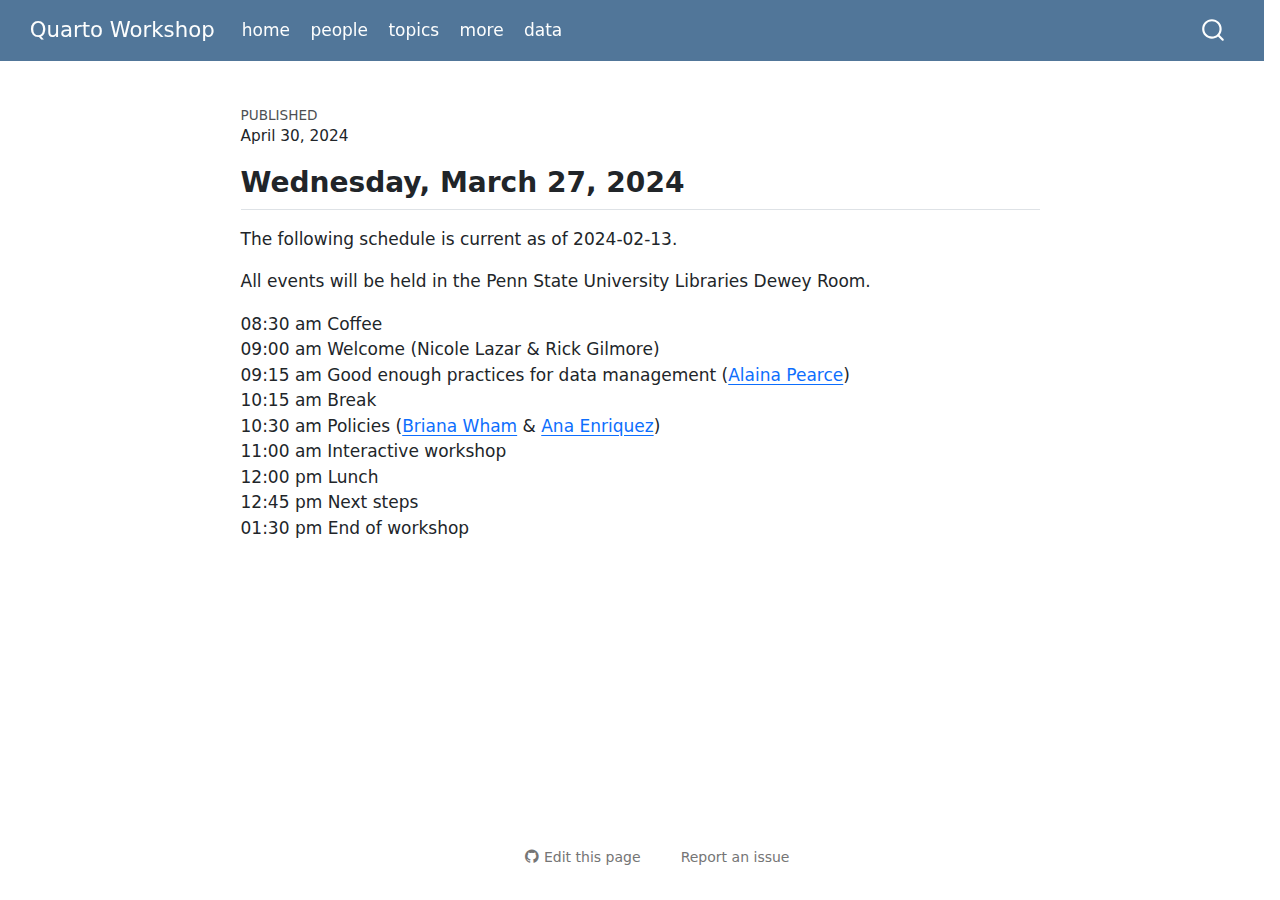
<file: docs/schedule.html>
<!DOCTYPE html>
<html xmlns="http://www.w3.org/1999/xhtml" lang="en" xml:lang="en"><head>

<meta charset="utf-8">
<meta name="generator" content="quarto-1.4.549">

<meta name="viewport" content="width=device-width, initial-scale=1.0, user-scalable=yes">

<meta name="dcterms.date" content="2024-04-30">

<title>Quarto Workshop -</title>
<style>
code{white-space: pre-wrap;}
span.smallcaps{font-variant: small-caps;}
div.columns{display: flex; gap: min(4vw, 1.5em);}
div.column{flex: auto; overflow-x: auto;}
div.hanging-indent{margin-left: 1.5em; text-indent: -1.5em;}
ul.task-list{list-style: none;}
ul.task-list li input[type="checkbox"] {
  width: 0.8em;
  margin: 0 0.8em 0.2em -1em; /* quarto-specific, see https://github.com/quarto-dev/quarto-cli/issues/4556 */ 
  vertical-align: middle;
}
</style>


<script src="site_libs/quarto-nav/quarto-nav.js"></script>
<script src="site_libs/quarto-nav/headroom.min.js"></script>
<script src="site_libs/clipboard/clipboard.min.js"></script>
<script src="site_libs/quarto-search/autocomplete.umd.js"></script>
<script src="site_libs/quarto-search/fuse.min.js"></script>
<script src="site_libs/quarto-search/quarto-search.js"></script>
<meta name="quarto:offset" content="./">
<script src="site_libs/quarto-html/quarto.js"></script>
<script src="site_libs/quarto-html/popper.min.js"></script>
<script src="site_libs/quarto-html/tippy.umd.min.js"></script>
<script src="site_libs/quarto-html/anchor.min.js"></script>
<link href="site_libs/quarto-html/tippy.css" rel="stylesheet">
<link href="site_libs/quarto-html/quarto-syntax-highlighting.css" rel="stylesheet" id="quarto-text-highlighting-styles">
<script src="site_libs/bootstrap/bootstrap.min.js"></script>
<link href="site_libs/bootstrap/bootstrap-icons.css" rel="stylesheet">
<link href="site_libs/bootstrap/bootstrap.min.css" rel="stylesheet" id="quarto-bootstrap" data-mode="light">
<script id="quarto-search-options" type="application/json">{
  "location": "navbar",
  "copy-button": false,
  "collapse-after": 3,
  "panel-placement": "end",
  "type": "overlay",
  "limit": 50,
  "keyboard-shortcut": [
    "f",
    "/",
    "s"
  ],
  "show-item-context": false,
  "language": {
    "search-no-results-text": "No results",
    "search-matching-documents-text": "matching documents",
    "search-copy-link-title": "Copy link to search",
    "search-hide-matches-text": "Hide additional matches",
    "search-more-match-text": "more match in this document",
    "search-more-matches-text": "more matches in this document",
    "search-clear-button-title": "Clear",
    "search-text-placeholder": "",
    "search-detached-cancel-button-title": "Cancel",
    "search-submit-button-title": "Submit",
    "search-label": "Search"
  }
}</script>
<script type="application/json" class="js-hypothesis-config">
{
  "theme": "clean"
}
</script>
<script async="" src="https://hypothes.is/embed.js"></script>
<script>
  window.document.addEventListener("DOMContentLoaded", function (_event) {
    document.body.classList.add('hypothesis-enabled');
  });
</script>


<link rel="stylesheet" href="include/css/styles.css">
</head>

<body class="nav-fixed fullcontent">

<div id="quarto-search-results"></div>
  <header id="quarto-header" class="headroom fixed-top">
    <nav class="navbar navbar-expand-lg " data-bs-theme="dark">
      <div class="navbar-container container-fluid">
      <div class="navbar-brand-container mx-auto">
    <a class="navbar-brand" href="./index.html">
    <span class="navbar-title">Quarto Workshop</span>
    </a>
  </div>
            <div id="quarto-search" class="" title="Search"></div>
          <button class="navbar-toggler" type="button" data-bs-toggle="collapse" data-bs-target="#navbarCollapse" aria-controls="navbarCollapse" aria-expanded="false" aria-label="Toggle navigation" onclick="if (window.quartoToggleHeadroom) { window.quartoToggleHeadroom(); }">
  <span class="navbar-toggler-icon"></span>
</button>
          <div class="collapse navbar-collapse" id="navbarCollapse">
            <ul class="navbar-nav navbar-nav-scroll me-auto">
  <li class="nav-item">
    <a class="nav-link" href="./index.html"> 
<span class="menu-text">home</span></a>
  </li>  
  <li class="nav-item">
    <a class="nav-link" href="./people.html"> 
<span class="menu-text">people</span></a>
  </li>  
  <li class="nav-item">
    <a class="nav-link" href="./topics.html"> 
<span class="menu-text">topics</span></a>
  </li>  
  <li class="nav-item">
    <a class="nav-link" href="./resources.html"> 
<span class="menu-text">more</span></a>
  </li>  
  <li class="nav-item">
    <a class="nav-link" href="./data.html"> 
<span class="menu-text">data</span></a>
  </li>  
</ul>
          </div> <!-- /navcollapse -->
          <div class="quarto-navbar-tools">
</div>
      </div> <!-- /container-fluid -->
    </nav>
</header>
<!-- content -->
<div id="quarto-content" class="quarto-container page-columns page-rows-contents page-layout-article page-navbar">
<!-- sidebar -->
<!-- margin-sidebar -->
    
<!-- main -->
<main class="content" id="quarto-document-content">

<header id="title-block-header" class="quarto-title-block default">
<div class="quarto-title">
</div>



<div class="quarto-title-meta">

    
    <div>
    <div class="quarto-title-meta-heading">Published</div>
    <div class="quarto-title-meta-contents">
      <p class="date">April 30, 2024</p>
    </div>
  </div>
  
    
  </div>
  


</header>


<section id="wednesday-march-27-2024" class="level2">
<h2 class="anchored" data-anchor-id="wednesday-march-27-2024">Wednesday, March 27, 2024</h2>
<p>The following schedule is current as of 2024-02-13.</p>
<p>All events will be held in the Penn State University Libraries Dewey Room.</p>
<p>08:30 am Coffee<br> 09:00 am Welcome (Nicole Lazar &amp; Rick Gilmore)<br> 09:15 am Good enough practices for data management (<a href="./people.html#alaina-pearce">Alaina Pearce</a>)<br> 10:15 am Break<br> 10:30 am Policies (<a href="./people.html#briana-wham">Briana Wham</a> &amp; <a href="people.qmd$ana-enriquez">Ana Enriquez</a>)<br> 11:00 am Interactive workshop<br> 12:00 pm Lunch<br> 12:45 pm Next steps<br> 01:30 pm End of workshop</p>


</section>

</main> <!-- /main -->
<script id="quarto-html-after-body" type="application/javascript">
window.document.addEventListener("DOMContentLoaded", function (event) {
  const toggleBodyColorMode = (bsSheetEl) => {
    const mode = bsSheetEl.getAttribute("data-mode");
    const bodyEl = window.document.querySelector("body");
    if (mode === "dark") {
      bodyEl.classList.add("quarto-dark");
      bodyEl.classList.remove("quarto-light");
    } else {
      bodyEl.classList.add("quarto-light");
      bodyEl.classList.remove("quarto-dark");
    }
  }
  const toggleBodyColorPrimary = () => {
    const bsSheetEl = window.document.querySelector("link#quarto-bootstrap");
    if (bsSheetEl) {
      toggleBodyColorMode(bsSheetEl);
    }
  }
  toggleBodyColorPrimary();  
  const icon = "";
  const anchorJS = new window.AnchorJS();
  anchorJS.options = {
    placement: 'right',
    icon: icon
  };
  anchorJS.add('.anchored');
  const isCodeAnnotation = (el) => {
    for (const clz of el.classList) {
      if (clz.startsWith('code-annotation-')) {                     
        return true;
      }
    }
    return false;
  }
  const clipboard = new window.ClipboardJS('.code-copy-button', {
    text: function(trigger) {
      const codeEl = trigger.previousElementSibling.cloneNode(true);
      for (const childEl of codeEl.children) {
        if (isCodeAnnotation(childEl)) {
          childEl.remove();
        }
      }
      return codeEl.innerText;
    }
  });
  clipboard.on('success', function(e) {
    // button target
    const button = e.trigger;
    // don't keep focus
    button.blur();
    // flash "checked"
    button.classList.add('code-copy-button-checked');
    var currentTitle = button.getAttribute("title");
    button.setAttribute("title", "Copied!");
    let tooltip;
    if (window.bootstrap) {
      button.setAttribute("data-bs-toggle", "tooltip");
      button.setAttribute("data-bs-placement", "left");
      button.setAttribute("data-bs-title", "Copied!");
      tooltip = new bootstrap.Tooltip(button, 
        { trigger: "manual", 
          customClass: "code-copy-button-tooltip",
          offset: [0, -8]});
      tooltip.show();    
    }
    setTimeout(function() {
      if (tooltip) {
        tooltip.hide();
        button.removeAttribute("data-bs-title");
        button.removeAttribute("data-bs-toggle");
        button.removeAttribute("data-bs-placement");
      }
      button.setAttribute("title", currentTitle);
      button.classList.remove('code-copy-button-checked');
    }, 1000);
    // clear code selection
    e.clearSelection();
  });
  function tippyHover(el, contentFn, onTriggerFn, onUntriggerFn) {
    const config = {
      allowHTML: true,
      maxWidth: 500,
      delay: 100,
      arrow: false,
      appendTo: function(el) {
          return el.parentElement;
      },
      interactive: true,
      interactiveBorder: 10,
      theme: 'quarto',
      placement: 'bottom-start',
    };
    if (contentFn) {
      config.content = contentFn;
    }
    if (onTriggerFn) {
      config.onTrigger = onTriggerFn;
    }
    if (onUntriggerFn) {
      config.onUntrigger = onUntriggerFn;
    }
    window.tippy(el, config); 
  }
  const noterefs = window.document.querySelectorAll('a[role="doc-noteref"]');
  for (var i=0; i<noterefs.length; i++) {
    const ref = noterefs[i];
    tippyHover(ref, function() {
      // use id or data attribute instead here
      let href = ref.getAttribute('data-footnote-href') || ref.getAttribute('href');
      try { href = new URL(href).hash; } catch {}
      const id = href.replace(/^#\/?/, "");
      const note = window.document.getElementById(id);
      return note.innerHTML;
    });
  }
  const xrefs = window.document.querySelectorAll('a.quarto-xref');
  const processXRef = (id, note) => {
    // Strip column container classes
    const stripColumnClz = (el) => {
      el.classList.remove("page-full", "page-columns");
      if (el.children) {
        for (const child of el.children) {
          stripColumnClz(child);
        }
      }
    }
    stripColumnClz(note)
    if (id === null || id.startsWith('sec-')) {
      // Special case sections, only their first couple elements
      const container = document.createElement("div");
      if (note.children && note.children.length > 2) {
        container.appendChild(note.children[0].cloneNode(true));
        for (let i = 1; i < note.children.length; i++) {
          const child = note.children[i];
          if (child.tagName === "P" && child.innerText === "") {
            continue;
          } else {
            container.appendChild(child.cloneNode(true));
            break;
          }
        }
        if (window.Quarto?.typesetMath) {
          window.Quarto.typesetMath(container);
        }
        return container.innerHTML
      } else {
        if (window.Quarto?.typesetMath) {
          window.Quarto.typesetMath(note);
        }
        return note.innerHTML;
      }
    } else {
      // Remove any anchor links if they are present
      const anchorLink = note.querySelector('a.anchorjs-link');
      if (anchorLink) {
        anchorLink.remove();
      }
      if (window.Quarto?.typesetMath) {
        window.Quarto.typesetMath(note);
      }
      // TODO in 1.5, we should make sure this works without a callout special case
      if (note.classList.contains("callout")) {
        return note.outerHTML;
      } else {
        return note.innerHTML;
      }
    }
  }
  for (var i=0; i<xrefs.length; i++) {
    const xref = xrefs[i];
    tippyHover(xref, undefined, function(instance) {
      instance.disable();
      let url = xref.getAttribute('href');
      let hash = undefined; 
      if (url.startsWith('#')) {
        hash = url;
      } else {
        try { hash = new URL(url).hash; } catch {}
      }
      if (hash) {
        const id = hash.replace(/^#\/?/, "");
        const note = window.document.getElementById(id);
        if (note !== null) {
          try {
            const html = processXRef(id, note.cloneNode(true));
            instance.setContent(html);
          } finally {
            instance.enable();
            instance.show();
          }
        } else {
          // See if we can fetch this
          fetch(url.split('#')[0])
          .then(res => res.text())
          .then(html => {
            const parser = new DOMParser();
            const htmlDoc = parser.parseFromString(html, "text/html");
            const note = htmlDoc.getElementById(id);
            if (note !== null) {
              const html = processXRef(id, note);
              instance.setContent(html);
            } 
          }).finally(() => {
            instance.enable();
            instance.show();
          });
        }
      } else {
        // See if we can fetch a full url (with no hash to target)
        // This is a special case and we should probably do some content thinning / targeting
        fetch(url)
        .then(res => res.text())
        .then(html => {
          const parser = new DOMParser();
          const htmlDoc = parser.parseFromString(html, "text/html");
          const note = htmlDoc.querySelector('main.content');
          if (note !== null) {
            // This should only happen for chapter cross references
            // (since there is no id in the URL)
            // remove the first header
            if (note.children.length > 0 && note.children[0].tagName === "HEADER") {
              note.children[0].remove();
            }
            const html = processXRef(null, note);
            instance.setContent(html);
          } 
        }).finally(() => {
          instance.enable();
          instance.show();
        });
      }
    }, function(instance) {
    });
  }
      let selectedAnnoteEl;
      const selectorForAnnotation = ( cell, annotation) => {
        let cellAttr = 'data-code-cell="' + cell + '"';
        let lineAttr = 'data-code-annotation="' +  annotation + '"';
        const selector = 'span[' + cellAttr + '][' + lineAttr + ']';
        return selector;
      }
      const selectCodeLines = (annoteEl) => {
        const doc = window.document;
        const targetCell = annoteEl.getAttribute("data-target-cell");
        const targetAnnotation = annoteEl.getAttribute("data-target-annotation");
        const annoteSpan = window.document.querySelector(selectorForAnnotation(targetCell, targetAnnotation));
        const lines = annoteSpan.getAttribute("data-code-lines").split(",");
        const lineIds = lines.map((line) => {
          return targetCell + "-" + line;
        })
        let top = null;
        let height = null;
        let parent = null;
        if (lineIds.length > 0) {
            //compute the position of the single el (top and bottom and make a div)
            const el = window.document.getElementById(lineIds[0]);
            top = el.offsetTop;
            height = el.offsetHeight;
            parent = el.parentElement.parentElement;
          if (lineIds.length > 1) {
            const lastEl = window.document.getElementById(lineIds[lineIds.length - 1]);
            const bottom = lastEl.offsetTop + lastEl.offsetHeight;
            height = bottom - top;
          }
          if (top !== null && height !== null && parent !== null) {
            // cook up a div (if necessary) and position it 
            let div = window.document.getElementById("code-annotation-line-highlight");
            if (div === null) {
              div = window.document.createElement("div");
              div.setAttribute("id", "code-annotation-line-highlight");
              div.style.position = 'absolute';
              parent.appendChild(div);
            }
            div.style.top = top - 2 + "px";
            div.style.height = height + 4 + "px";
            div.style.left = 0;
            let gutterDiv = window.document.getElementById("code-annotation-line-highlight-gutter");
            if (gutterDiv === null) {
              gutterDiv = window.document.createElement("div");
              gutterDiv.setAttribute("id", "code-annotation-line-highlight-gutter");
              gutterDiv.style.position = 'absolute';
              const codeCell = window.document.getElementById(targetCell);
              const gutter = codeCell.querySelector('.code-annotation-gutter');
              gutter.appendChild(gutterDiv);
            }
            gutterDiv.style.top = top - 2 + "px";
            gutterDiv.style.height = height + 4 + "px";
          }
          selectedAnnoteEl = annoteEl;
        }
      };
      const unselectCodeLines = () => {
        const elementsIds = ["code-annotation-line-highlight", "code-annotation-line-highlight-gutter"];
        elementsIds.forEach((elId) => {
          const div = window.document.getElementById(elId);
          if (div) {
            div.remove();
          }
        });
        selectedAnnoteEl = undefined;
      };
        // Handle positioning of the toggle
    window.addEventListener(
      "resize",
      throttle(() => {
        elRect = undefined;
        if (selectedAnnoteEl) {
          selectCodeLines(selectedAnnoteEl);
        }
      }, 10)
    );
    function throttle(fn, ms) {
    let throttle = false;
    let timer;
      return (...args) => {
        if(!throttle) { // first call gets through
            fn.apply(this, args);
            throttle = true;
        } else { // all the others get throttled
            if(timer) clearTimeout(timer); // cancel #2
            timer = setTimeout(() => {
              fn.apply(this, args);
              timer = throttle = false;
            }, ms);
        }
      };
    }
      // Attach click handler to the DT
      const annoteDls = window.document.querySelectorAll('dt[data-target-cell]');
      for (const annoteDlNode of annoteDls) {
        annoteDlNode.addEventListener('click', (event) => {
          const clickedEl = event.target;
          if (clickedEl !== selectedAnnoteEl) {
            unselectCodeLines();
            const activeEl = window.document.querySelector('dt[data-target-cell].code-annotation-active');
            if (activeEl) {
              activeEl.classList.remove('code-annotation-active');
            }
            selectCodeLines(clickedEl);
            clickedEl.classList.add('code-annotation-active');
          } else {
            // Unselect the line
            unselectCodeLines();
            clickedEl.classList.remove('code-annotation-active');
          }
        });
      }
  const findCites = (el) => {
    const parentEl = el.parentElement;
    if (parentEl) {
      const cites = parentEl.dataset.cites;
      if (cites) {
        return {
          el,
          cites: cites.split(' ')
        };
      } else {
        return findCites(el.parentElement)
      }
    } else {
      return undefined;
    }
  };
  var bibliorefs = window.document.querySelectorAll('a[role="doc-biblioref"]');
  for (var i=0; i<bibliorefs.length; i++) {
    const ref = bibliorefs[i];
    const citeInfo = findCites(ref);
    if (citeInfo) {
      tippyHover(citeInfo.el, function() {
        var popup = window.document.createElement('div');
        citeInfo.cites.forEach(function(cite) {
          var citeDiv = window.document.createElement('div');
          citeDiv.classList.add('hanging-indent');
          citeDiv.classList.add('csl-entry');
          var biblioDiv = window.document.getElementById('ref-' + cite);
          if (biblioDiv) {
            citeDiv.innerHTML = biblioDiv.innerHTML;
          }
          popup.appendChild(citeDiv);
        });
        return popup.innerHTML;
      });
    }
  }
});
</script>
</div> <!-- /content -->




<footer class="footer"><div class="nav-footer"><div class="nav-footer-center"><div class="toc-actions"><ul><li><a href="https://github.com/penn-state-open-science/quarto-workshop/edit/main/src/schedule.qmd" class="toc-action"><i class="bi bi-github"></i>Edit this page</a></li><li><a href="https://github.com/penn-state-open-science/quarto-workshop/issues/new" class="toc-action"><i class="bi empty"></i>Report an issue</a></li></ul></div></div></div></footer></body></html>
</file>
<file: docs/site_libs/quarto-html/tippy.css>
.tippy-box[data-animation=fade][data-state=hidden]{opacity:0}[data-tippy-root]{max-width:calc(100vw - 10px)}.tippy-box{position:relative;background-color:#333;color:#fff;border-radius:4px;font-size:14px;line-height:1.4;white-space:normal;outline:0;transition-property:transform,visibility,opacity}.tippy-box[data-placement^=top]>.tippy-arrow{bottom:0}.tippy-box[data-placement^=top]>.tippy-arrow:before{bottom:-7px;left:0;border-width:8px 8px 0;border-top-color:initial;transform-origin:center top}.tippy-box[data-placement^=bottom]>.tippy-arrow{top:0}.tippy-box[data-placement^=bottom]>.tippy-arrow:before{top:-7px;left:0;border-width:0 8px 8px;border-bottom-color:initial;transform-origin:center bottom}.tippy-box[data-placement^=left]>.tippy-arrow{right:0}.tippy-box[data-placement^=left]>.tippy-arrow:before{border-width:8px 0 8px 8px;border-left-color:initial;right:-7px;transform-origin:center left}.tippy-box[data-placement^=right]>.tippy-arrow{left:0}.tippy-box[data-placement^=right]>.tippy-arrow:before{left:-7px;border-width:8px 8px 8px 0;border-right-color:initial;transform-origin:center right}.tippy-box[data-inertia][data-state=visible]{transition-timing-function:cubic-bezier(.54,1.5,.38,1.11)}.tippy-arrow{width:16px;height:16px;color:#333}.tippy-arrow:before{content:"";position:absolute;border-color:transparent;border-style:solid}.tippy-content{position:relative;padding:5px 9px;z-index:1}
</file>
<file: docs/site_libs/quarto-html/quarto-syntax-highlighting.css>
/* quarto syntax highlight colors */
:root {
  --quarto-hl-ot-color: #003B4F;
  --quarto-hl-at-color: #657422;
  --quarto-hl-ss-color: #20794D;
  --quarto-hl-an-color: #5E5E5E;
  --quarto-hl-fu-color: #4758AB;
  --quarto-hl-st-color: #20794D;
  --quarto-hl-cf-color: #003B4F;
  --quarto-hl-op-color: #5E5E5E;
  --quarto-hl-er-color: #AD0000;
  --quarto-hl-bn-color: #AD0000;
  --quarto-hl-al-color: #AD0000;
  --quarto-hl-va-color: #111111;
  --quarto-hl-bu-color: inherit;
  --quarto-hl-ex-color: inherit;
  --quarto-hl-pp-color: #AD0000;
  --quarto-hl-in-color: #5E5E5E;
  --quarto-hl-vs-color: #20794D;
  --quarto-hl-wa-color: #5E5E5E;
  --quarto-hl-do-color: #5E5E5E;
  --quarto-hl-im-color: #00769E;
  --quarto-hl-ch-color: #20794D;
  --quarto-hl-dt-color: #AD0000;
  --quarto-hl-fl-color: #AD0000;
  --quarto-hl-co-color: #5E5E5E;
  --quarto-hl-cv-color: #5E5E5E;
  --quarto-hl-cn-color: #8f5902;
  --quarto-hl-sc-color: #5E5E5E;
  --quarto-hl-dv-color: #AD0000;
  --quarto-hl-kw-color: #003B4F;
}

/* other quarto variables */
:root {
  --quarto-font-monospace: SFMono-Regular, Menlo, Monaco, Consolas, "Liberation Mono", "Courier New", monospace;
}

pre > code.sourceCode > span {
  color: #003B4F;
}

code span {
  color: #003B4F;
}

code.sourceCode > span {
  color: #003B4F;
}

div.sourceCode,
div.sourceCode pre.sourceCode {
  color: #003B4F;
}

code span.ot {
  color: #003B4F;
  font-style: inherit;
}

code span.at {
  color: #657422;
  font-style: inherit;
}

code span.ss {
  color: #20794D;
  font-style: inherit;
}

code span.an {
  color: #5E5E5E;
  font-style: inherit;
}

code span.fu {
  color: #4758AB;
  font-style: inherit;
}

code span.st {
  color: #20794D;
  font-style: inherit;
}

code span.cf {
  color: #003B4F;
  font-style: inherit;
}

code span.op {
  color: #5E5E5E;
  font-style: inherit;
}

code span.er {
  color: #AD0000;
  font-style: inherit;
}

code span.bn {
  color: #AD0000;
  font-style: inherit;
}

code span.al {
  color: #AD0000;
  font-style: inherit;
}

code span.va {
  color: #111111;
  font-style: inherit;
}

code span.bu {
  font-style: inherit;
}

code span.ex {
  font-style: inherit;
}

code span.pp {
  color: #AD0000;
  font-style: inherit;
}

code span.in {
  color: #5E5E5E;
  font-style: inherit;
}

code span.vs {
  color: #20794D;
  font-style: inherit;
}

code span.wa {
  color: #5E5E5E;
  font-style: italic;
}

code span.do {
  color: #5E5E5E;
  font-style: italic;
}

code span.im {
  color: #00769E;
  font-style: inherit;
}

code span.ch {
  color: #20794D;
  font-style: inherit;
}

code span.dt {
  color: #AD0000;
  font-style: inherit;
}

code span.fl {
  color: #AD0000;
  font-style: inherit;
}

code span.co {
  color: #5E5E5E;
  font-style: inherit;
}

code span.cv {
  color: #5E5E5E;
  font-style: italic;
}

code span.cn {
  color: #8f5902;
  font-style: inherit;
}

code span.sc {
  color: #5E5E5E;
  font-style: inherit;
}

code span.dv {
  color: #AD0000;
  font-style: inherit;
}

code span.kw {
  color: #003B4F;
  font-style: inherit;
}

.prevent-inlining {
  content: "</";
}

/*# sourceMappingURL=debc5d5d77c3f9108843748ff7464032.css.map */
</file>
<file: docs/include/css/styles.css>
.reveal section p {
  font-size: 1.25em;
}

.reveal section li {
  font-size: 1.25em;
}

.reveal section h2 {
  font-size: 2.25em;
}

.reveal section h1 {
  font-size: 2.5em;
}

.reveal section code {
  font-size: 1.50em;
  font-family: monospace;
}

.reveal section blockquote {
  font-size: 1.10em;
}

.reveal section refs p {
  font-size: 0.40em;
}

#refs {
  font-size: 0.40em;
}

.references {
   font-size: 0.40em;
   text-align: justify ;
}

.center_img {
  display: block;
  margin-left: auto;
  margin-right: auto;
}
</file>
